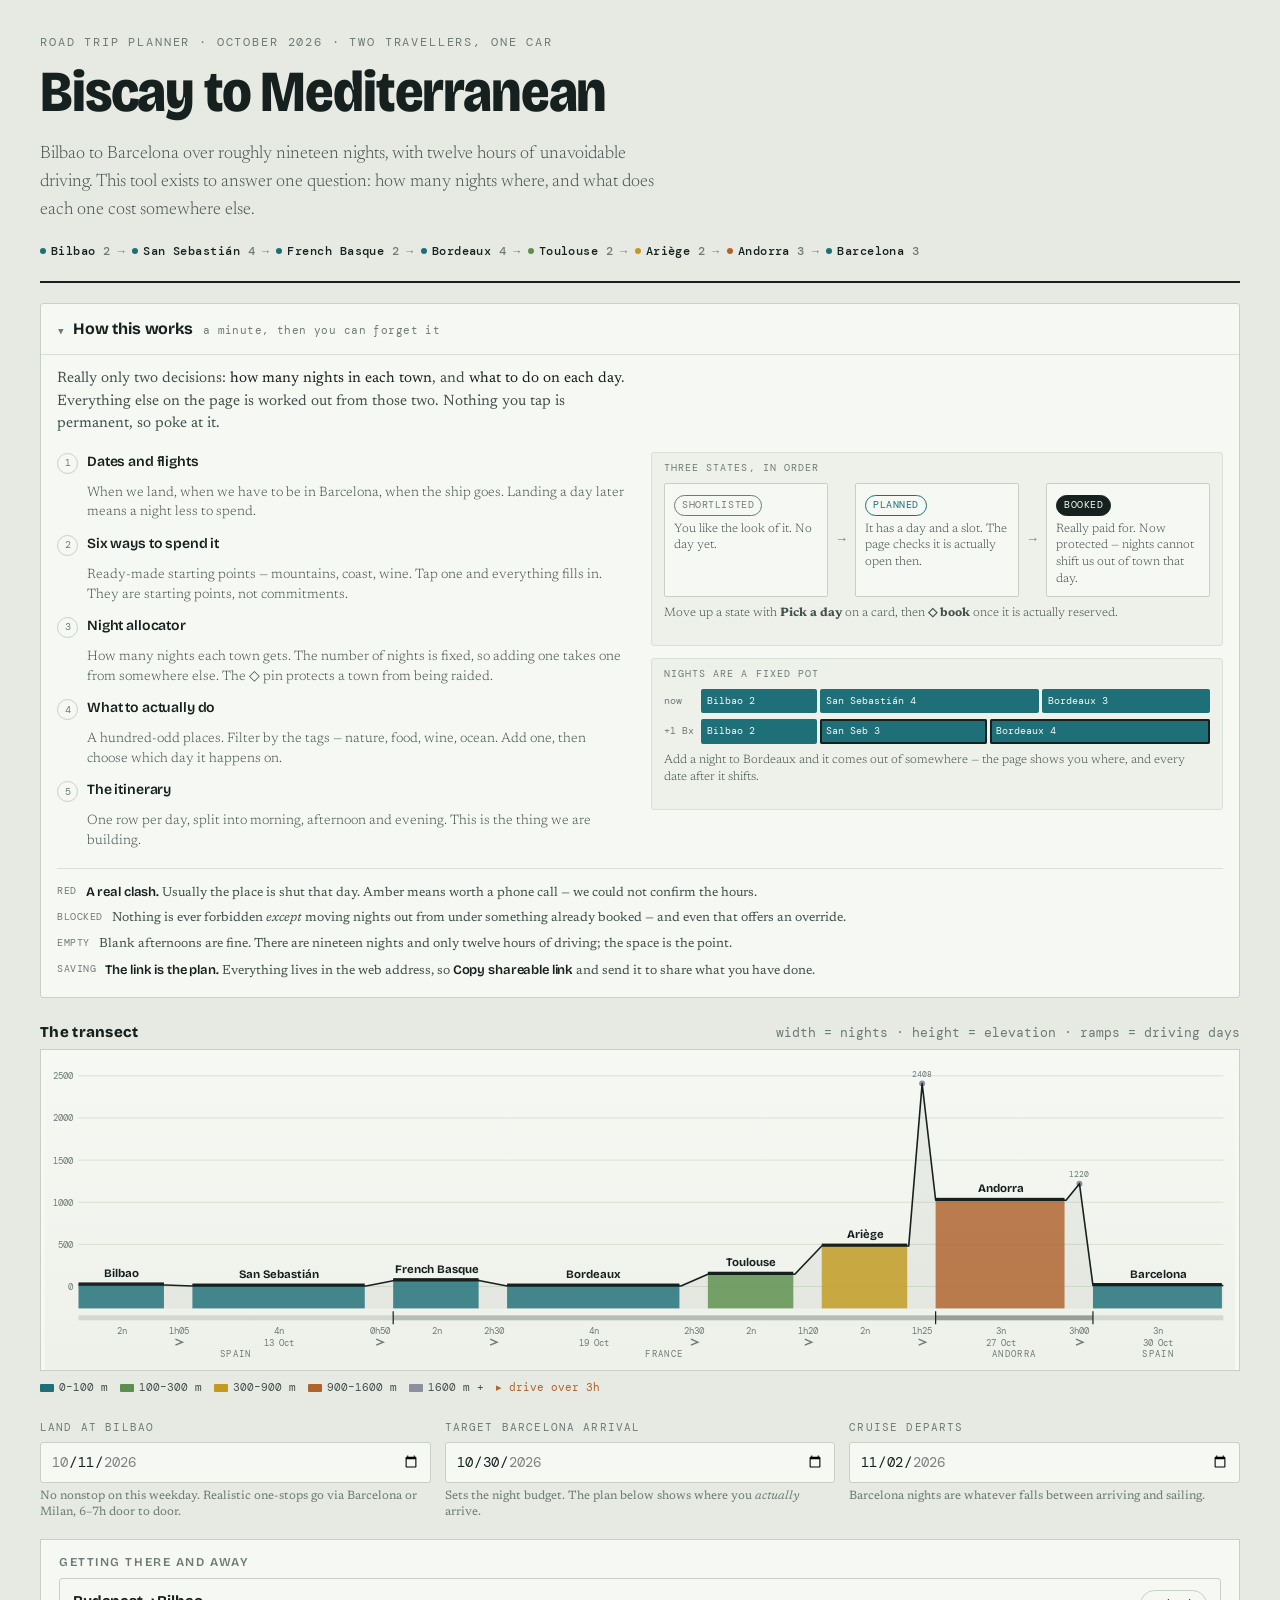
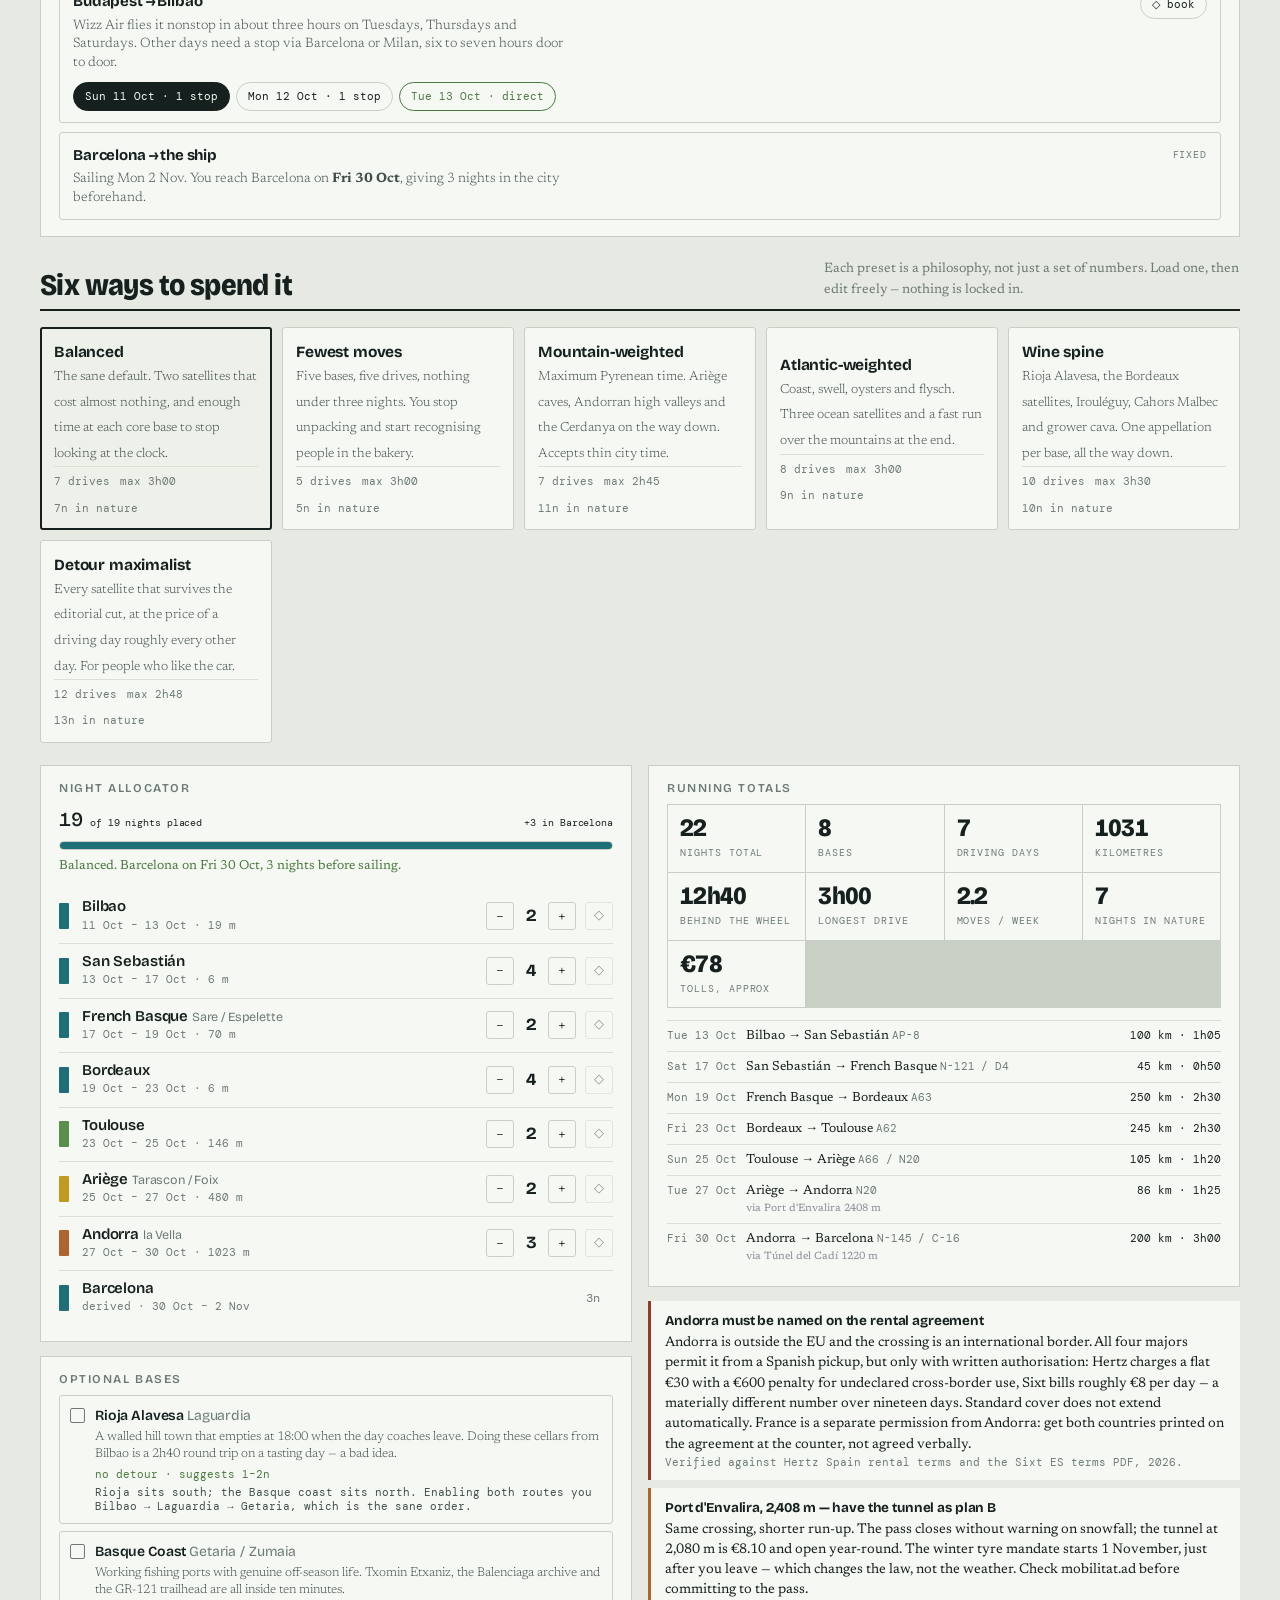
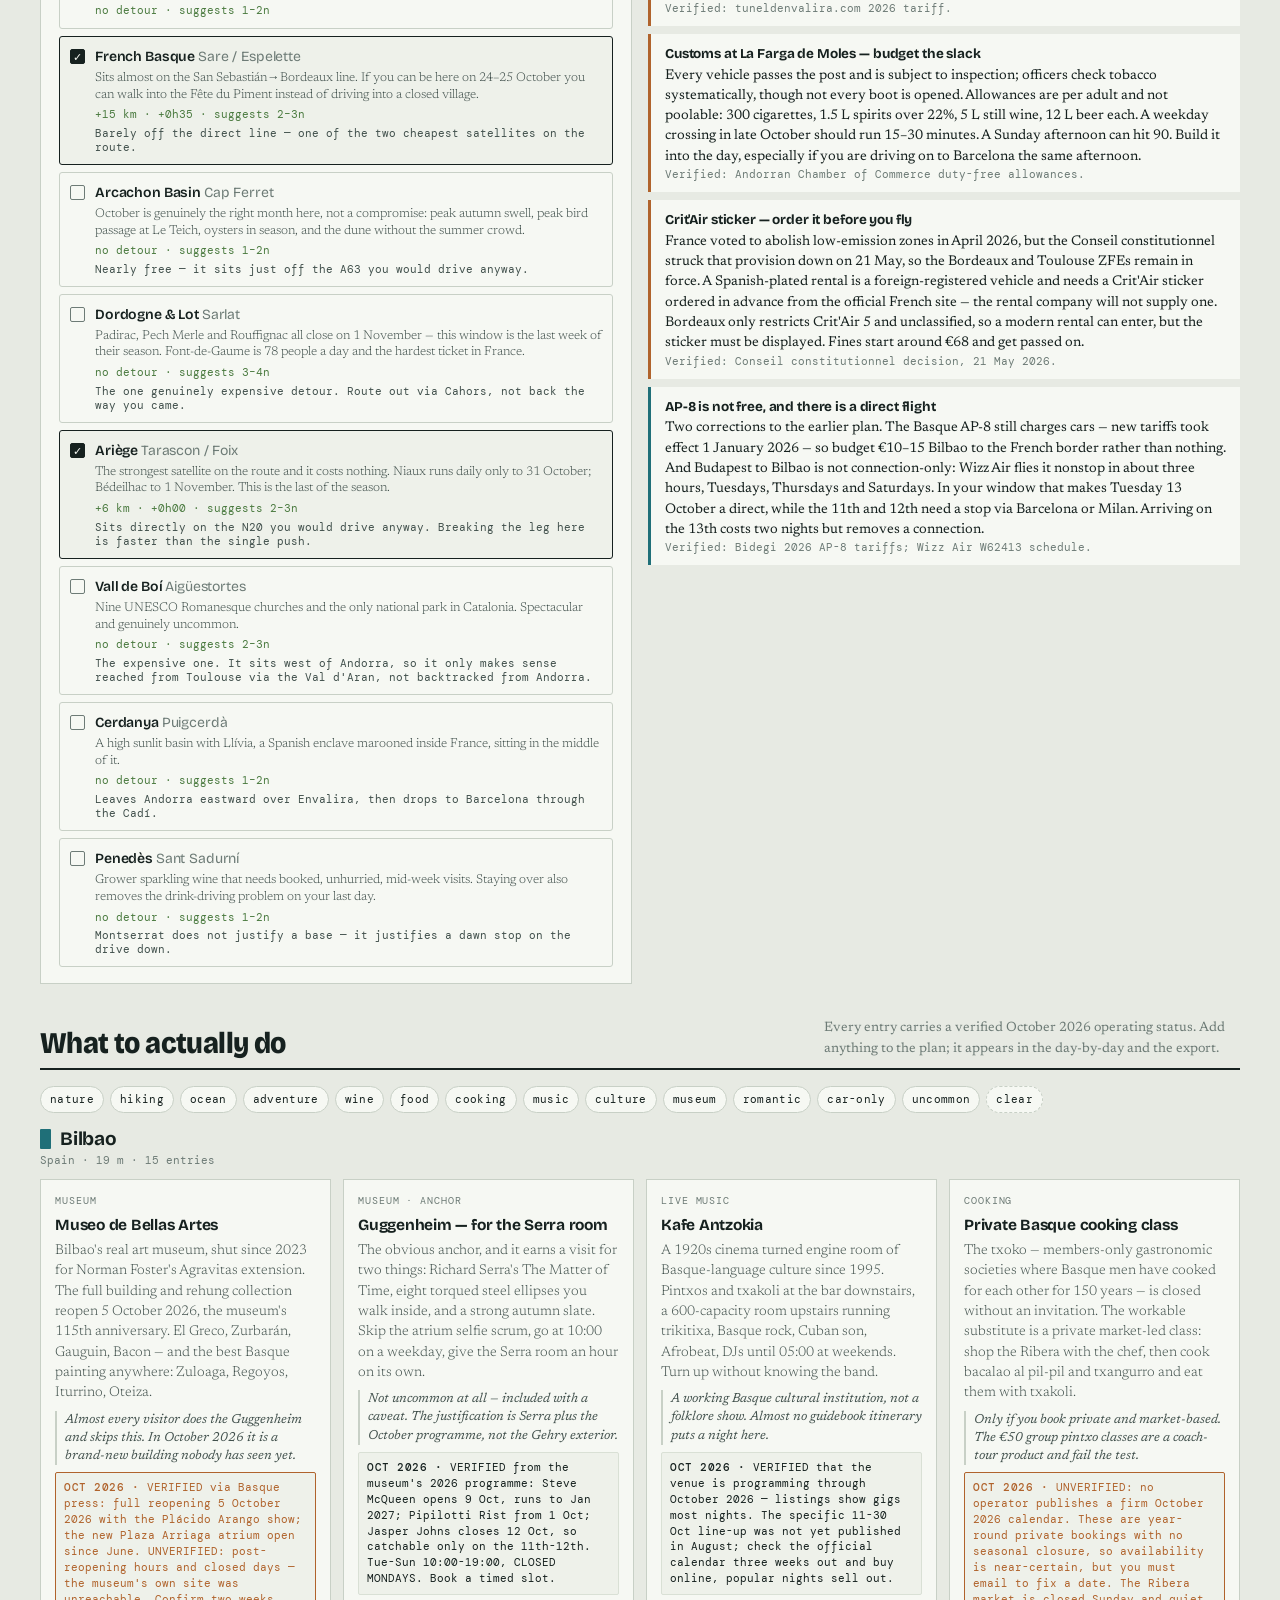
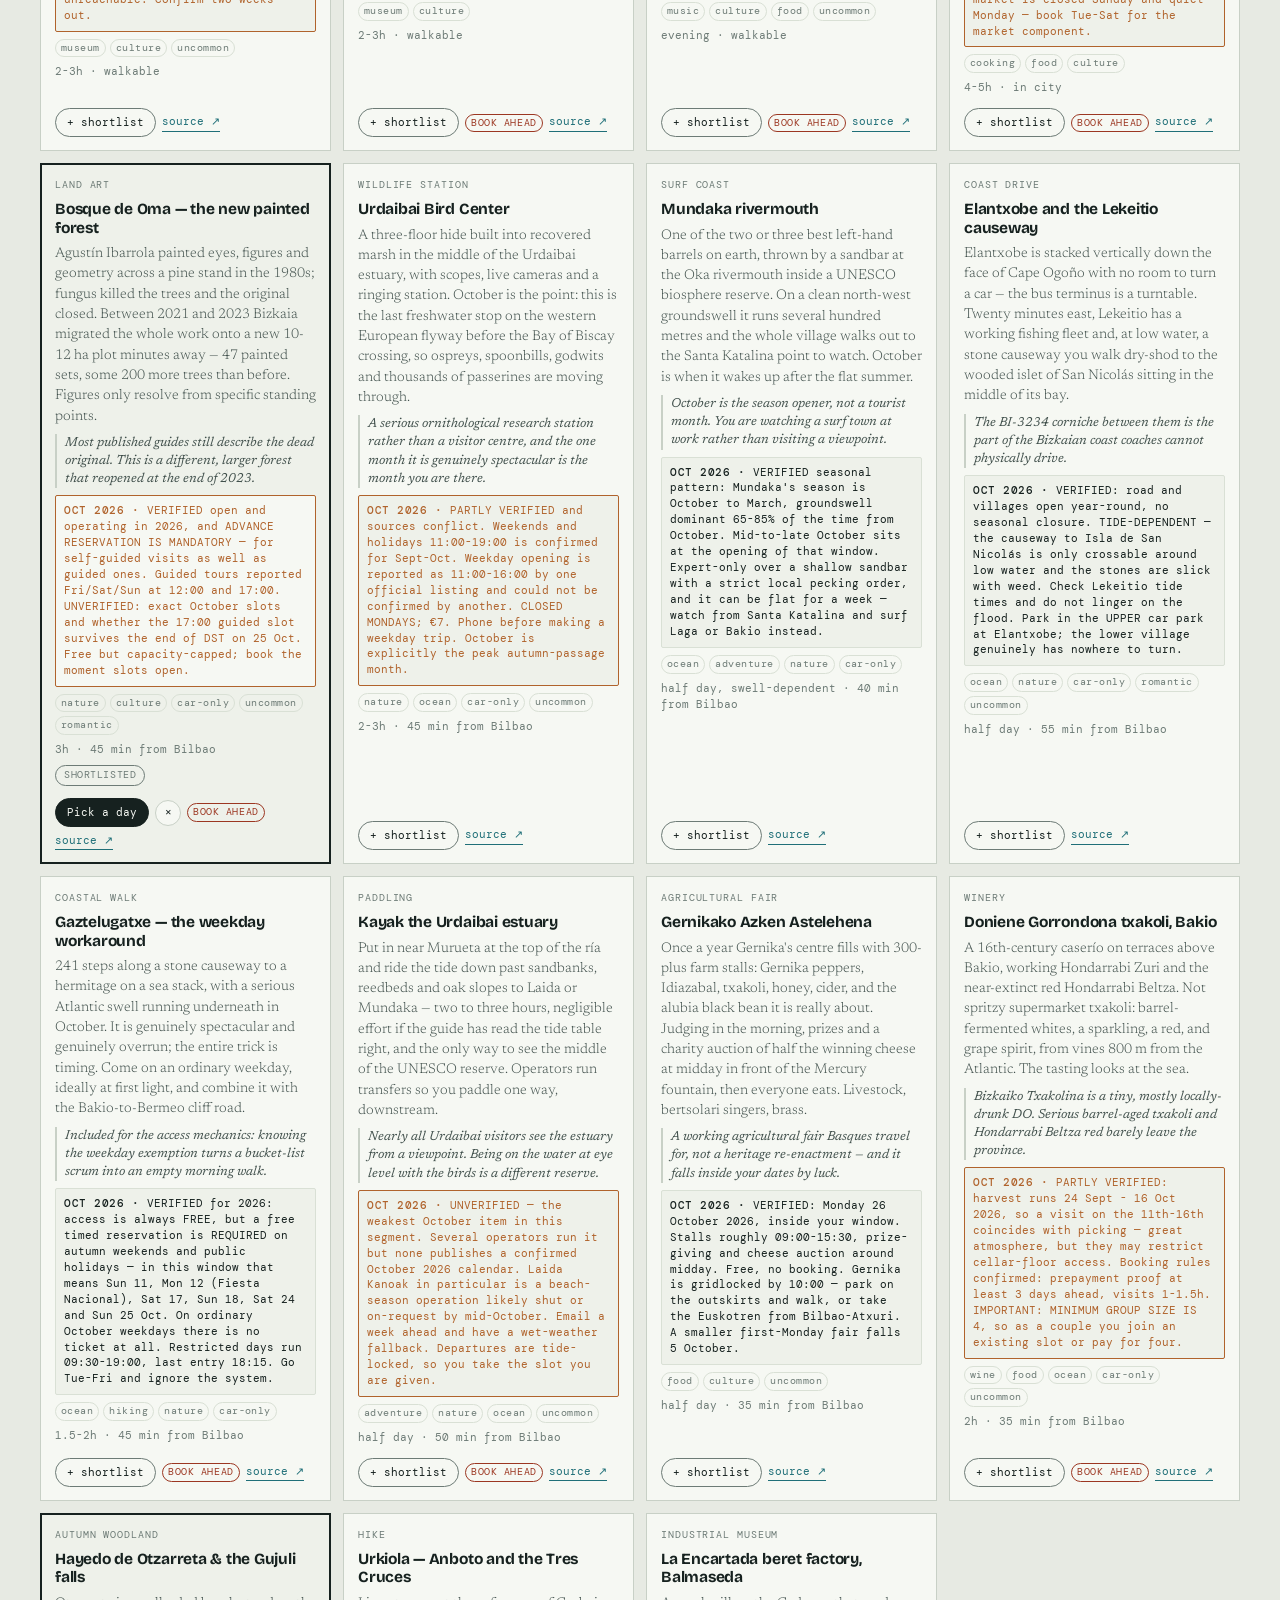
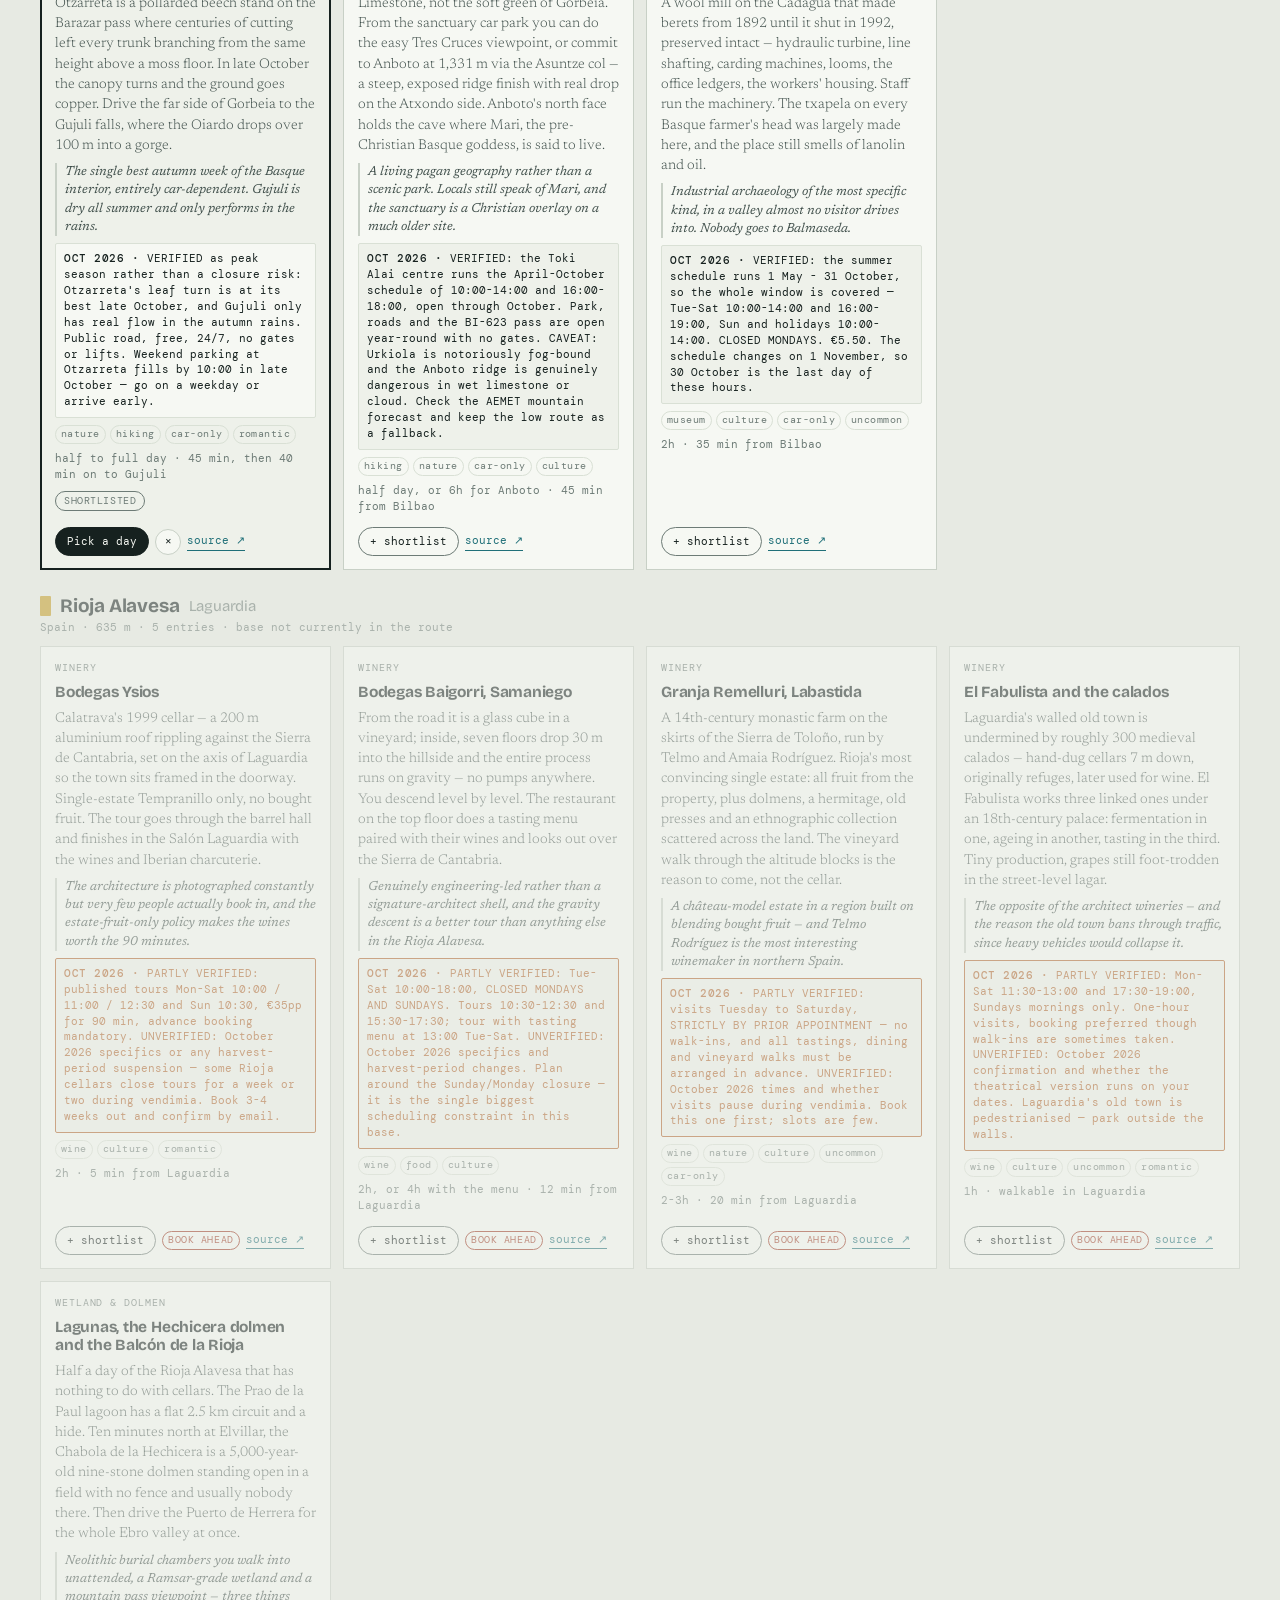
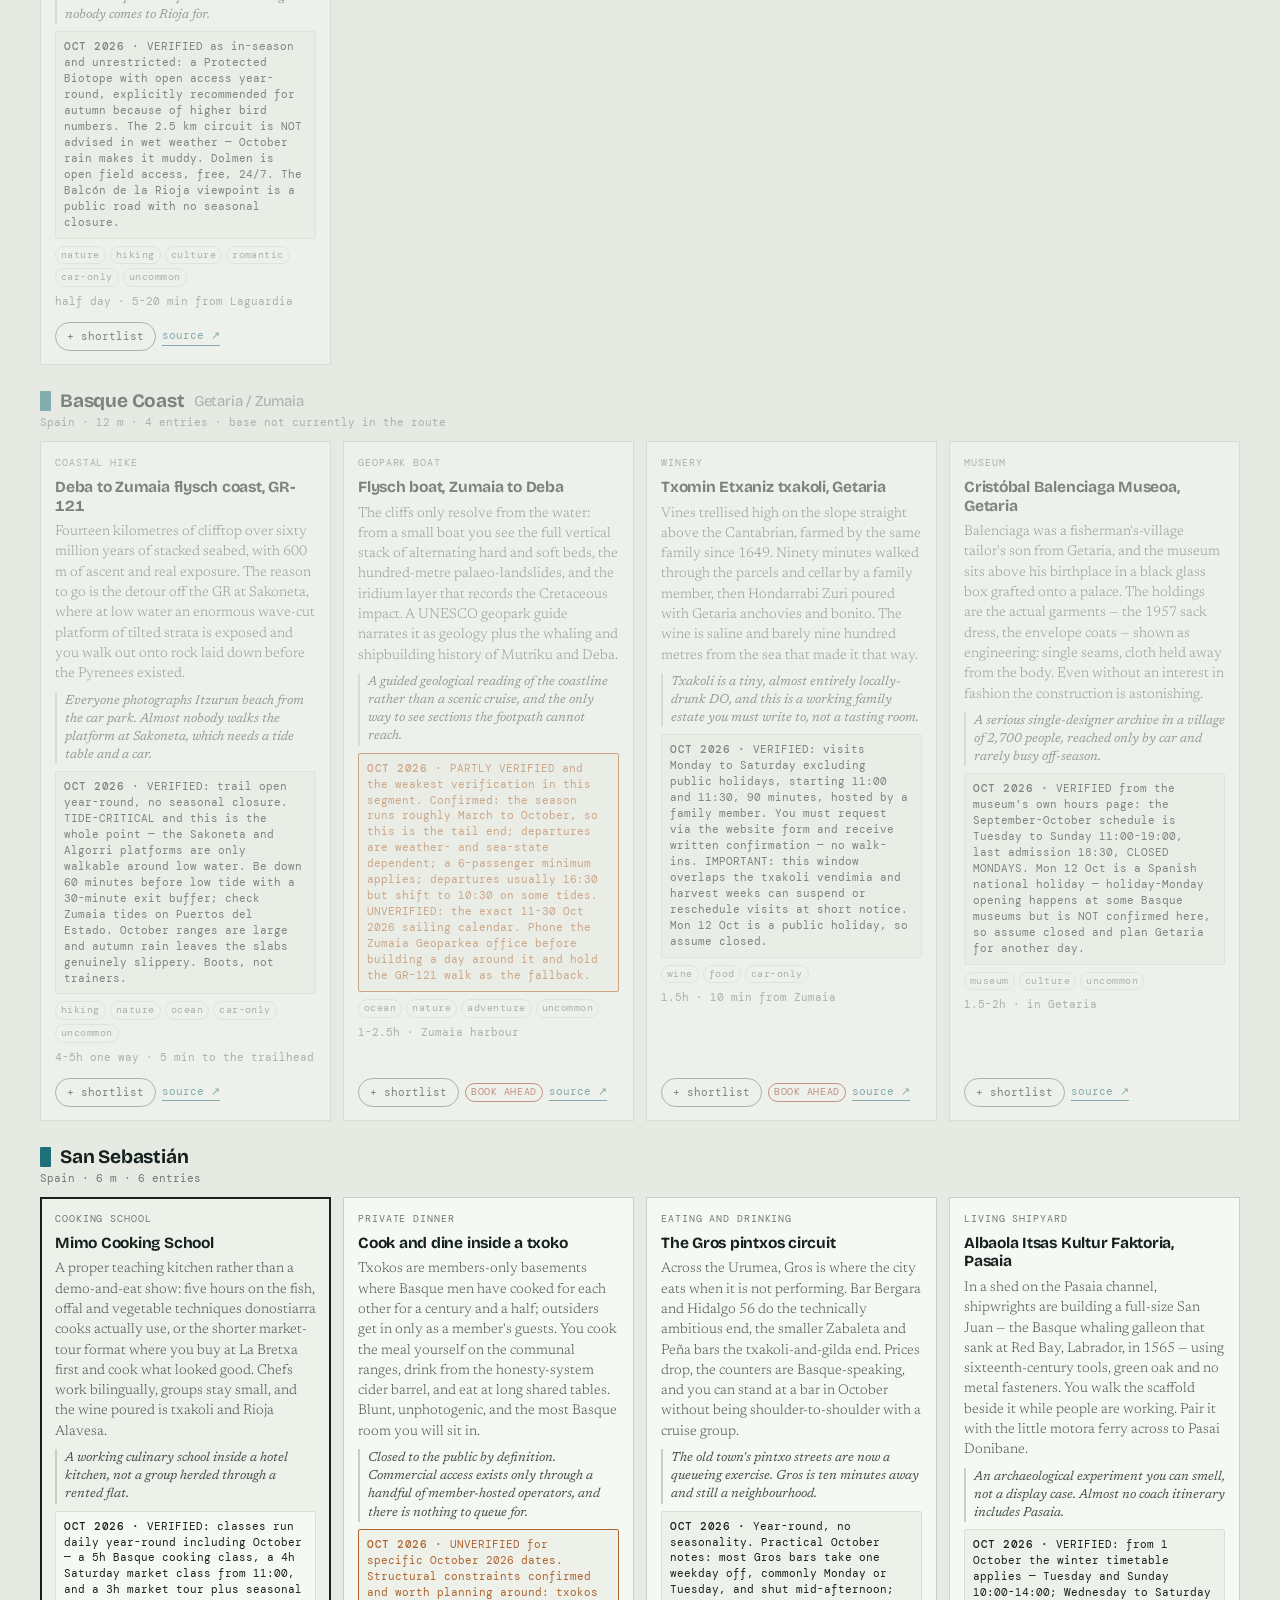
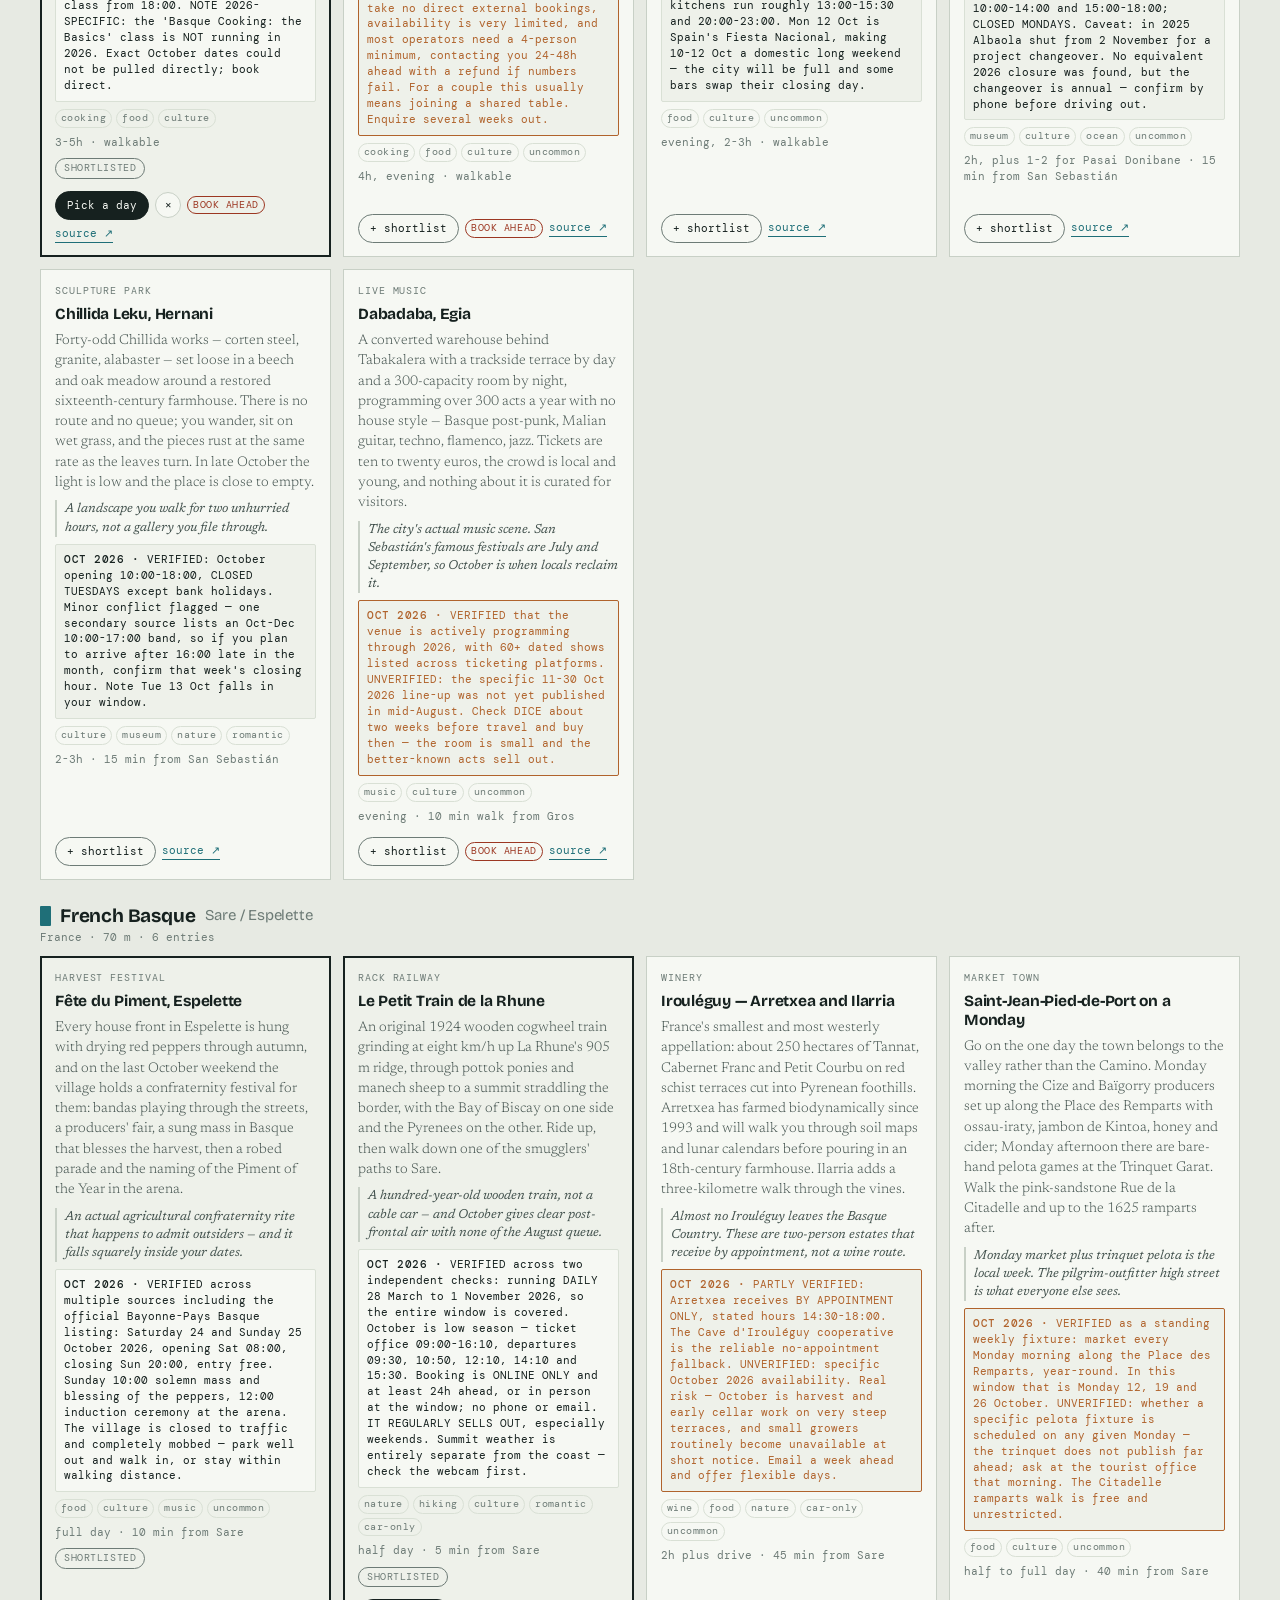
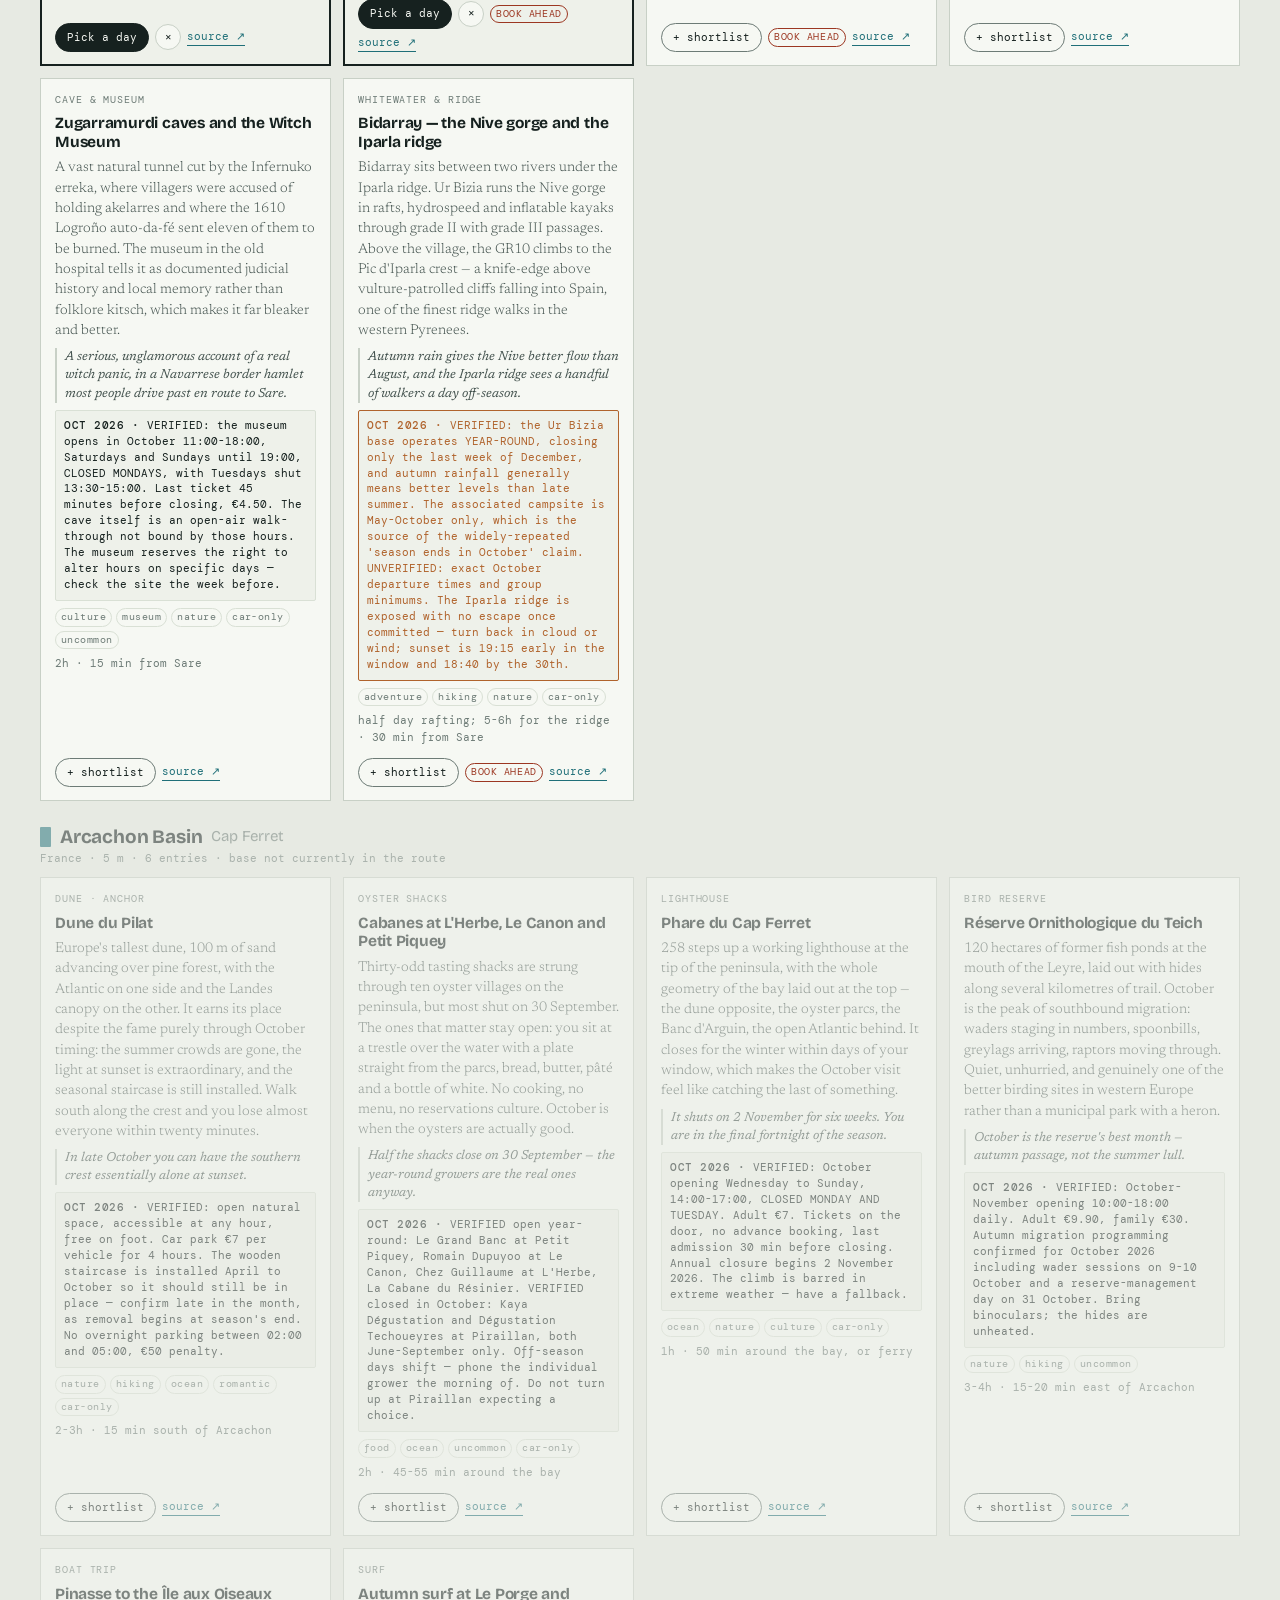
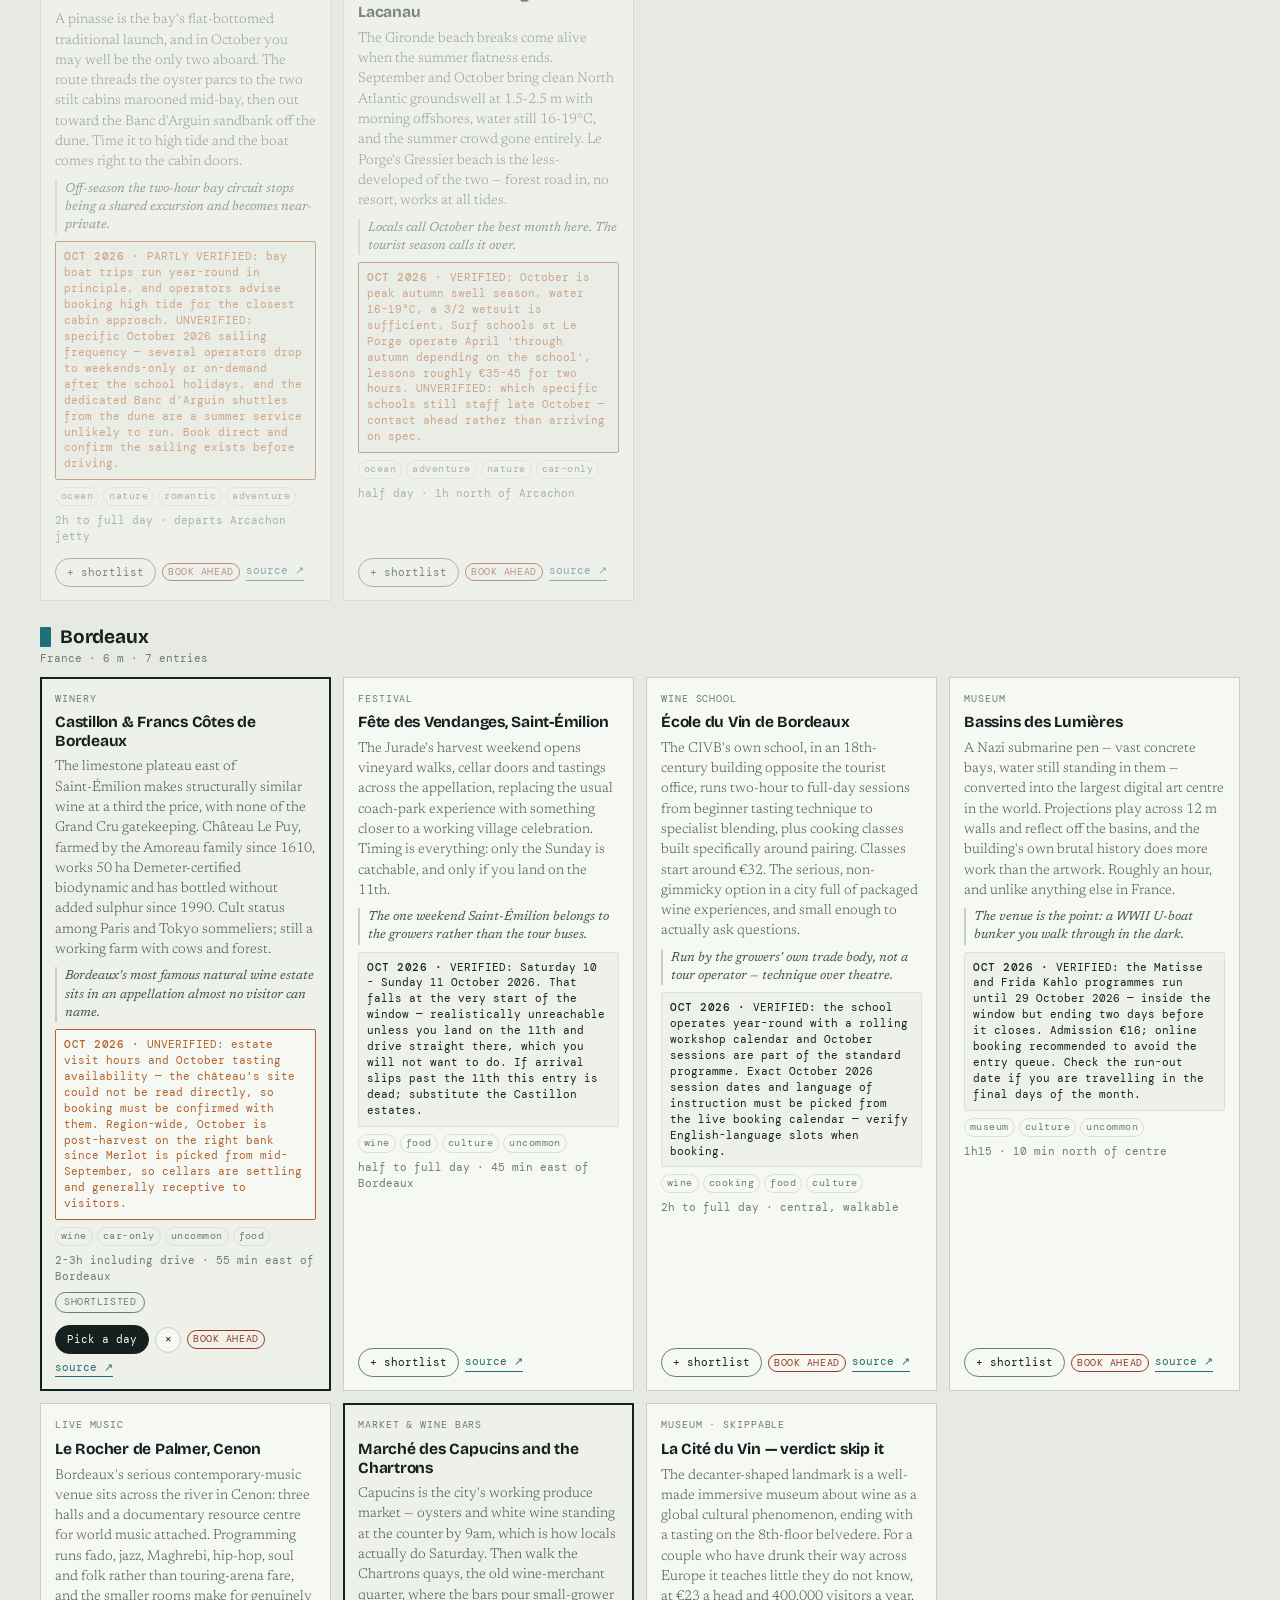
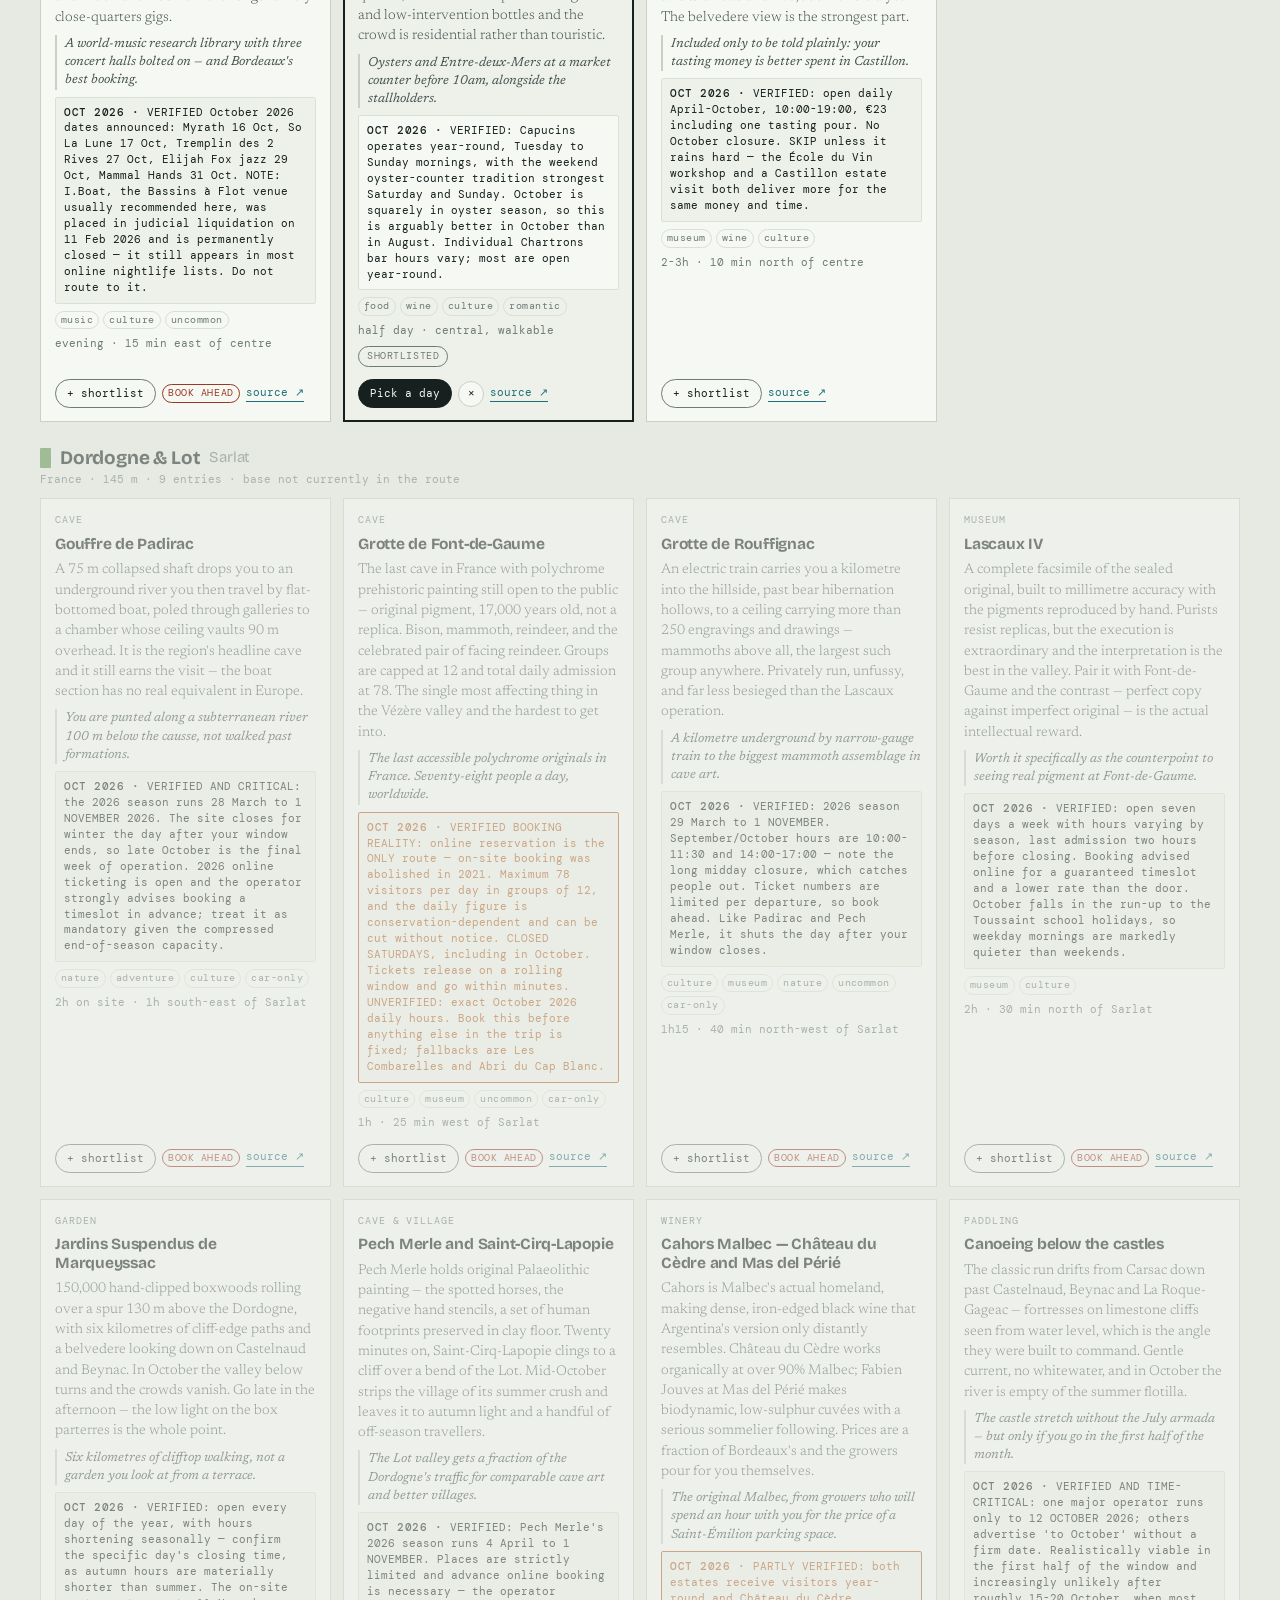
<file: roadtrip.html>
<!doctype html>
<meta charset="utf-8">
<meta name="viewport" content="width=device-width, initial-scale=1">
<title>Biscay to Mediterranean</title>
<link rel="preconnect" href="https://fonts.googleapis.com">
<link rel="preconnect" href="https://fonts.gstatic.com" crossorigin>
<link href="https://fonts.googleapis.com/css2?family=Bricolage+Grotesque:opsz,wdth,wght@12..96,75..100,400;12..96,75..100,600;12..96,75..100,800&family=Newsreader:ital,opsz,wght@0,6..72,300;0,6..72,400;0,6..72,600;1,6..72,400&family=DM+Mono:wght@400;500&display=swap" rel="stylesheet">

<style>
/* ============================================================
   PALETTE — hypsometric. Colour encodes elevation band, which is
   the actual subject of the trip: Biscay sea level to Envalira at
   2408 m and back down to the Mediterranean.
   ============================================================ */
:root{
  --paper:#e7eae3;         /* pale lichen — topo sheet ground */
  --surface:#f6f8f3;
  --surface-2:#eef1ea;
  --ink:#16211f;
  --ink-2:#41504c;
  --ink-3:#6d7b76;
  --rule:#c8d0c6;
  --rule-2:#d9e0d5;

  /* elevation bands */
  --e0:#1f6f78;   /* 0–100 m    coast / estuary  */
  --e1:#5c8f4e;   /* 100–300 m  plain, vineyard  */
  --e2:#c39a1f;   /* 300–900 m  foothill         */
  --e3:#b0632c;   /* 900–1600 m mountain         */
  --e4:#8d8f9c;   /* 1600 m+    high Pyrenees    */

  --accent:#1f6f78;
  --warn:#b0632c;
  --alert:#9c3722;
  --ok:#4a7a3f;

  --shadow:0 1px 0 rgba(22,33,31,.06), 0 8px 24px -14px rgba(22,33,31,.35);
  --radius:3px;
  --dur:.28s;
}
@media (prefers-reduced-motion: reduce){ :root{ --dur:0s } *{animation:none !important} }

*{box-sizing:border-box}
html{-webkit-text-size-adjust:100%}
body{
  margin:0; background:var(--paper); color:var(--ink);
  font-family:"Newsreader",Georgia,serif; font-size:16.5px; line-height:1.55;
  font-variant-numeric:tabular-nums;
}
h1,h2,h3,h4,.dsp{font-family:"Bricolage Grotesque","Helvetica Neue",sans-serif;font-weight:800;letter-spacing:-.02em;line-height:1.05;margin:0}
.mono{font-family:"DM Mono",ui-monospace,monospace;font-size:.82em;letter-spacing:-.01em}
a{color:var(--accent)}
button{font:inherit;color:inherit;cursor:pointer}
:focus-visible{outline:2.5px solid var(--accent);outline-offset:2px;border-radius:2px}

.wrap{max-width:1240px;margin:0 auto;padding:0 20px}
.rule{height:1px;background:var(--rule);border:0;margin:0}

/* ---------- masthead ---------- */
.mast{padding:34px 0 20px;border-bottom:2px solid var(--ink)}
.mast .kicker{font-family:"DM Mono",monospace;font-size:11.5px;letter-spacing:.16em;text-transform:uppercase;color:var(--ink-3)}
.mast h1{font-size:clamp(30px,5.4vw,58px);margin:.18em 0 .1em;font-stretch:88%}
.mast .sub{font-size:clamp(15px,1.6vw,18px);color:var(--ink-2);max-width:62ch;font-weight:300}
.routestrip{display:flex;flex-wrap:wrap;gap:5px 0;align-items:center;margin-top:16px;font-family:"DM Mono",monospace;font-size:11.5px;letter-spacing:.04em}
.routestrip i{font-style:normal;color:var(--ink-3);padding:0 7px}
.routestrip b{font-weight:500}
.flagdot{display:inline-block;width:6px;height:6px;border-radius:50%;margin-right:5px;vertical-align:1px}

/* ---------- hero transect ---------- */
.hero{padding:22px 0 6px}
.hero-head{display:flex;flex-wrap:wrap;justify-content:space-between;align-items:baseline;gap:8px;margin-bottom:6px}
.hero-head h2{font-size:15px;letter-spacing:.02em}
.hero-head .note{font-size:12.5px;color:var(--ink-3);font-family:"DM Mono",monospace}
#transect{width:100%;display:block;background:var(--surface);border:1px solid var(--rule)}
.legend{display:flex;flex-wrap:wrap;gap:12px;margin:8px 0 0;font-family:"DM Mono",monospace;font-size:11px;color:var(--ink-2)}
.legend span{display:flex;align-items:center;gap:5px}
.legend i{width:14px;height:8px;display:block;border-radius:1px}

/* ---------- panels ---------- */
.panel{background:var(--surface);border:1px solid var(--rule);padding:16px 18px;margin:0}
.panel h3{font-size:12px;letter-spacing:.13em;text-transform:uppercase;color:var(--ink-3);font-weight:600;margin-bottom:10px}
.grid{display:grid;gap:14px}

/* ---------- date controls ---------- */
.dates{display:grid;grid-template-columns:repeat(auto-fit,minmax(190px,1fr));gap:14px;margin:18px 0}
.field label{display:block;font-family:"DM Mono",monospace;font-size:10.5px;letter-spacing:.11em;text-transform:uppercase;color:var(--ink-3);margin-bottom:5px}
.field input[type=date]{width:100%;font:inherit;font-family:"DM Mono",monospace;font-size:14px;padding:8px 10px;border:1px solid var(--rule);background:var(--surface);color:var(--ink);border-radius:var(--radius)}
.field .hint{font-size:12px;color:var(--ink-3);margin-top:5px;line-height:1.35}
.field .hint.good{color:var(--ok)}

/* ---------- presets ---------- */
.presets{display:grid;grid-template-columns:repeat(auto-fit,minmax(215px,1fr));gap:10px;margin:6px 0 22px}
.preset{text-align:left;background:var(--surface);border:1px solid var(--rule);padding:12px 13px;border-radius:var(--radius);transition:border-color var(--dur),transform var(--dur),box-shadow var(--dur)}
.preset:hover{border-color:var(--ink-3);transform:translateY(-1px);box-shadow:var(--shadow)}
.preset[aria-pressed=true]{border-color:var(--ink);border-width:2px;padding:11px 12px;background:var(--surface-2)}
.preset .pname{font-family:"Bricolage Grotesque",sans-serif;font-weight:700;font-size:15.5px;letter-spacing:-.01em;display:block}
.preset .pedit{display:none;font-family:"DM Mono",monospace;font-weight:400;font-size:9.5px;letter-spacing:.06em;text-transform:uppercase;color:var(--ink-3);border:1px solid var(--rule);border-radius:99px;padding:1px 6px;margin-left:6px;vertical-align:1px}
.preset.dirty .pedit{display:inline-block}
.preset .pdesc{font-size:13px;color:var(--ink-2);line-height:1.4;margin:4px 0 8px;font-weight:300}
.preset .pstats{font-family:"DM Mono",monospace;font-size:10.5px;color:var(--ink-3);display:flex;gap:10px;flex-wrap:wrap;border-top:1px solid var(--rule-2);padding-top:7px}

/* ---------- workbench ---------- */
.bench{display:grid;grid-template-columns:minmax(0,1fr) minmax(0,1fr);gap:16px;align-items:start;margin-bottom:22px}
.stack{display:grid;gap:14px;align-content:start}
@media (max-width:900px){.bench{grid-template-columns:1fr}}

/* budget meter */
.meter{margin-bottom:14px}
.meter-top{display:flex;justify-content:space-between;align-items:baseline;font-family:"DM Mono",monospace;font-size:12px;margin-bottom:6px}
.meter-top b{font-size:20px;font-weight:500;font-family:"Bricolage Grotesque",sans-serif}
.meter-bar{height:9px;background:var(--surface-2);border:1px solid var(--rule);border-radius:99px;overflow:hidden;display:flex}
.meter-fill{background:var(--accent);transition:width var(--dur) cubic-bezier(.4,0,.2,1)}
.meter-over{background:var(--alert)}
.meter-msg{font-size:13px;margin-top:7px;line-height:1.4}
.meter-msg.over{color:var(--alert)}
.meter-msg.under{color:var(--ink-2)}
.meter-msg.ok{color:var(--ok)}

/* stepper rows */
.brow{display:grid;grid-template-columns:14px 1fr auto auto;gap:9px;align-items:center;padding:9px 0;border-top:1px solid var(--rule-2)}
.brow:first-of-type{border-top:0}
.brow.flash{animation:flash .85s ease-out}
.brow.zero .bname,.brow.zero .bswatch{opacity:.42}
.brow.zero .stepper .n{color:var(--ink-3)}
@keyframes flash{0%{background:#f5e2b8}100%{background:transparent}}
.bswatch{width:10px;height:26px;border-radius:1px}
.bname{font-family:"Bricolage Grotesque",sans-serif;font-weight:600;font-size:15px;letter-spacing:-.01em;line-height:1.15}
.bmeta{font-family:"DM Mono",monospace;font-size:10.5px;color:var(--ink-3);margin-top:2px}
.bmeta.warn{color:var(--warn)}
.stepper{display:flex;align-items:center;gap:2px}
.stepper button{width:28px;height:28px;border:1px solid var(--rule);background:var(--surface);border-radius:var(--radius);line-height:1;font-size:15px;display:grid;place-items:center;transition:background var(--dur),border-color var(--dur)}
.stepper button:hover:not(:disabled){background:var(--surface-2);border-color:var(--ink-3)}
.stepper button:disabled{opacity:.3;cursor:not-allowed}
.stepper .n{width:30px;text-align:center;font-family:"Bricolage Grotesque",sans-serif;font-weight:700;font-size:17px}
.lockbtn{width:28px;height:28px;border:1px solid var(--rule);background:var(--surface);border-radius:var(--radius);display:grid;place-items:center;font-size:13px;opacity:.45;transition:opacity var(--dur),background var(--dur)}
.lockbtn[aria-pressed=true]{opacity:1;background:var(--ink);color:var(--surface);border-color:var(--ink)}
.bfixed{font-family:"DM Mono",monospace;font-size:12px;color:var(--ink-3);padding-right:4px}

/* satellites */
.sats{display:grid;gap:7px}
.sat{display:grid;grid-template-columns:auto 1fr;gap:10px;align-items:start;padding:9px 10px;border:1px solid var(--rule);border-radius:var(--radius);background:var(--surface);transition:border-color var(--dur),background var(--dur);text-align:left;width:100%}
.sat:hover{border-color:var(--ink-3)}
.sat[aria-pressed=true]{border-color:var(--ink);background:var(--surface-2)}
.sat .box{width:15px;height:15px;border:1.5px solid var(--ink-3);border-radius:2px;margin-top:3px;display:grid;place-items:center;font-size:11px;color:transparent}
.sat[aria-pressed=true] .box{background:var(--ink);border-color:var(--ink);color:var(--surface)}
.sat .sname{font-family:"Bricolage Grotesque",sans-serif;font-weight:600;font-size:14px;letter-spacing:-.01em}
.sat .swhy{font-size:12.5px;color:var(--ink-2);line-height:1.35;margin-top:2px;font-weight:300}
.sat .scost{font-family:"DM Mono",monospace;font-size:10.5px;color:var(--ink-3);margin-top:4px}
.sat .scost.free{color:var(--ok)}

/* metrics */
.mgrid{display:grid;grid-template-columns:repeat(auto-fit,minmax(112px,1fr));gap:1px;background:var(--rule);border:1px solid var(--rule)}
.mcell{background:var(--surface);padding:11px 12px}
.mcell .v{font-family:"Bricolage Grotesque",sans-serif;font-weight:800;font-size:25px;line-height:1;letter-spacing:-.03em;font-stretch:88%}
.mcell .v small{font-size:13px;font-weight:600;color:var(--ink-3);letter-spacing:0}
.mcell .k{font-family:"DM Mono",monospace;font-size:9.5px;letter-spacing:.1em;text-transform:uppercase;color:var(--ink-3);margin-top:5px}
.mcell.amber .v{color:var(--warn)}

.leglist{margin-top:12px;font-size:13px}
.legrow{display:grid;grid-template-columns:auto 1fr auto;gap:9px;padding:6px 0;border-top:1px solid var(--rule-2);align-items:baseline}
.legrow .ldate{font-family:"DM Mono",monospace;font-size:11px;color:var(--ink-3);white-space:nowrap}
.legrow .lroute{line-height:1.3}
.legrow .lnum{font-family:"DM Mono",monospace;font-size:11px;white-space:nowrap}
.legrow.long .lnum{color:var(--warn);font-weight:500}
.legrow .peak{color:var(--e4);font-size:10.5px}

/* warnings */
.warns{display:grid;gap:8px;margin:0 0 22px}
.warn-item{border-left:3px solid var(--warn);background:var(--surface);padding:10px 14px;font-size:14px;line-height:1.45}
.warn-item.alert{border-left-color:var(--alert)}
.warn-item.info{border-left-color:var(--accent)}
.warn-item b{font-family:"Bricolage Grotesque",sans-serif;font-weight:700;font-size:13.5px;display:block;margin-bottom:2px;letter-spacing:-.01em}
.warn-item .src{font-family:"DM Mono",monospace;font-size:10.5px;color:var(--ink-3)}

/* ---------- explorer ---------- */
.section-head{display:flex;flex-wrap:wrap;justify-content:space-between;align-items:flex-end;gap:10px;border-bottom:2px solid var(--ink);padding-bottom:8px;margin:34px 0 16px}
.section-head h2{font-size:clamp(21px,3vw,30px);font-stretch:90%}
.section-head p{margin:0;font-size:13.5px;color:var(--ink-3);max-width:52ch}

.filters{display:flex;flex-wrap:wrap;gap:6px;margin-bottom:16px;align-items:center}
.tag{font-family:"DM Mono",monospace;font-size:11px;padding:4px 9px;border:1px solid var(--rule);background:var(--surface);border-radius:99px;letter-spacing:.03em;transition:all var(--dur)}
.tag:hover{border-color:var(--ink-3)}
.tag[aria-pressed=true]{background:var(--ink);color:var(--surface);border-color:var(--ink)}
.tag.clear{border-style:dashed}

.basegroup{margin-bottom:26px}
.basegroup > h3{font-size:19px;font-family:"Bricolage Grotesque",sans-serif;font-weight:700;letter-spacing:-.01em;display:flex;align-items:center;gap:9px;margin-bottom:3px}
.basegroup > h3 .swatch{width:11px;height:20px;border-radius:1px}
.basegroup > .gmeta{font-family:"DM Mono",monospace;font-size:11px;color:var(--ink-3);margin-bottom:10px}
.cards{display:grid;grid-template-columns:repeat(auto-fill,minmax(288px,1fr));gap:12px}
.card{background:var(--surface);border:1px solid var(--rule);padding:13px 14px;display:flex;flex-direction:column;gap:7px;transition:border-color var(--dur)}
.card:hover{border-color:var(--ink-3)}
.card.picked{border-color:var(--ink);border-width:2px;padding:12px 13px;background:var(--surface-2)}
.card h4{font-size:15.5px;font-weight:700;letter-spacing:-.015em;line-height:1.2}
.card .ctype{font-family:"DM Mono",monospace;font-size:10px;letter-spacing:.09em;text-transform:uppercase;color:var(--ink-3)}
.card .cdesc{font-size:14px;line-height:1.45;font-weight:300;color:var(--ink-2)}
.card .cunc{font-size:13px;line-height:1.4;border-left:2px solid var(--rule);padding-left:8px;color:var(--ink-2);font-style:italic}
.card .coct{font-family:"DM Mono",monospace;font-size:11px;line-height:1.45;background:var(--surface-2);border:1px solid var(--rule-2);padding:7px 8px;border-radius:2px}
.card.picked .coct{background:var(--surface)}
.card .coct b{font-weight:500;letter-spacing:.05em}
.card .coct.unver{border-color:var(--warn);color:var(--warn)}
.card .cfoot{display:flex;flex-wrap:wrap;gap:6px;align-items:center;margin-top:auto;padding-top:5px}
.card .ctags{display:flex;flex-wrap:wrap;gap:4px}
.card .ctags i{font-style:normal;font-family:"DM Mono",monospace;font-size:9.5px;letter-spacing:.05em;color:var(--ink-3);border:1px solid var(--rule-2);padding:1px 5px;border-radius:99px}
.card .cmeta{font-family:"DM Mono",monospace;font-size:10.5px;color:var(--ink-3)}
.addbtn{font-family:"DM Mono",monospace;font-size:11px;padding:5px 11px;border:1px solid var(--ink-3);background:var(--surface);border-radius:99px;transition:all var(--dur);white-space:nowrap}
.addbtn:hover{background:var(--ink);color:var(--surface);border-color:var(--ink)}
.card.picked .addbtn{background:var(--ink);color:var(--surface);border-color:var(--ink)}
.booklink{font-family:"DM Mono",monospace;font-size:10.5px;text-decoration:none;border-bottom:1px solid currentColor}
.bookflag{font-family:"DM Mono",monospace;font-size:9.5px;letter-spacing:.06em;text-transform:uppercase;color:var(--alert);border:1px solid var(--alert);padding:1px 5px;border-radius:99px}

/* ---------- day plan ---------- */
.plan{display:grid;gap:0;border-top:1px solid var(--rule)}
.planbase{border-bottom:1px solid var(--rule);padding:14px 0;display:grid;grid-template-columns:150px 1fr;gap:18px}
@media (max-width:640px){.planbase{grid-template-columns:1fr;gap:6px}}
.planbase .pleft .pdate{font-family:"DM Mono",monospace;font-size:11.5px;color:var(--ink-3);line-height:1.5}
.planbase .pleft .pname{font-family:"Bricolage Grotesque",sans-serif;font-weight:700;font-size:17px;letter-spacing:-.015em;display:flex;align-items:center;gap:7px}
.planbase .pleft .pname .swatch{width:9px;height:17px;border-radius:1px}
.planbase .pnights{font-family:"DM Mono",monospace;font-size:11px;color:var(--ink-3);margin-top:3px}
.travel{font-family:"DM Mono",monospace;font-size:11.5px;color:var(--ink-2);background:var(--surface-2);border:1px solid var(--rule-2);padding:6px 10px;margin-bottom:9px;border-radius:2px}
.travel.long{border-color:var(--warn);color:var(--warn)}
.planitems{display:grid;gap:6px}
.planitem{display:grid;grid-template-columns:1fr auto;gap:10px;font-size:14px;align-items:baseline;padding:4px 0;border-bottom:1px dotted var(--rule-2)}
.planitem .pi-name{font-weight:400}
.planitem .pi-meta{font-family:"DM Mono",monospace;font-size:10.5px;color:var(--ink-3);white-space:nowrap}
.planitem .rm{border:0;background:none;color:var(--ink-3);font-size:14px;padding:0 4px;line-height:1}
.planitem .rm:hover{color:var(--alert)}
.empty{font-size:13.5px;color:var(--ink-3);font-style:italic}

/* ---------- getting there ---------- */
.bookend{margin-bottom:22px}
.flights{display:grid;gap:9px}
.frow{display:grid;grid-template-columns:1fr auto;gap:12px;align-items:start;border:1px solid var(--rule);border-radius:var(--radius);padding:11px 13px;background:var(--surface)}
.fttl{font-family:"Bricolage Grotesque",sans-serif;font-weight:700;font-size:15px;letter-spacing:-.01em}
.fsub{font-size:13.5px;color:var(--ink-2);line-height:1.4;margin-top:3px;font-weight:300;max-width:62ch}
.fopts{display:flex;flex-wrap:wrap;gap:6px;margin-top:9px}
.fopt{font-family:"DM Mono",monospace;font-size:11px;padding:5px 11px;border:1px solid var(--rule);background:var(--surface);border-radius:99px;transition:all var(--dur)}
.fopt:hover{border-color:var(--ink-3)}
.fopt.direct{border-color:var(--ok);color:var(--ok)}
.fopt[aria-pressed=true]{background:var(--ink);color:var(--surface);border-color:var(--ink)}
.fopt[aria-pressed=true].direct{background:var(--ok);border-color:var(--ok);color:var(--surface)}
.lockbtn2{font-family:"DM Mono",monospace;font-size:11px;padding:5px 11px;border:1px solid var(--rule);background:var(--surface);border-radius:99px;white-space:nowrap}
.lockbtn2[aria-pressed=true]{background:var(--ink);color:var(--surface);border-color:var(--ink)}
.fpin{font-family:"DM Mono",monospace;font-size:10px;letter-spacing:.09em;text-transform:uppercase;color:var(--ink-3);white-space:nowrap;padding-top:3px}

/* ---------- conflicts ---------- */
.issues{display:grid;gap:7px;margin-bottom:16px}
.issue{display:grid;grid-template-columns:82px 1fr auto;gap:11px;align-items:center;border-left:3px solid var(--alert);background:var(--surface);padding:9px 13px;font-size:13.5px;line-height:1.4}
.issue.soft{border-left-color:var(--warn)}
.issue.info{border-left-color:var(--accent)}
.issue .ibadge{font-family:"DM Mono",monospace;font-size:9.5px;letter-spacing:.08em;text-transform:uppercase;color:var(--ink-3)}
.ifixes{display:flex;gap:6px;flex-wrap:wrap}
.ifix{font-family:"DM Mono",monospace;font-size:11px;padding:4px 10px;border:1px solid var(--ink-3);background:var(--surface);border-radius:99px;white-space:nowrap;transition:all var(--dur)}
.ifix:hover{background:var(--ink);color:var(--surface);border-color:var(--ink)}
@media (max-width:640px){.issue{grid-template-columns:1fr;gap:5px}}

/* ---------- day grid ---------- */
.daygrid{border-top:1px solid var(--rule)}
.dayrow{display:grid;grid-template-columns:88px 128px repeat(3,minmax(0,1fr));gap:1px;background:var(--rule-2);border-bottom:1px solid var(--rule)}
.dayrow > *{background:var(--surface);padding:7px 9px;min-height:54px}
.dayrow.travelday .dcity{box-shadow:inset 3px 0 0 var(--warn)}
.ddate{font-family:"DM Mono",monospace;font-size:11px;color:var(--ink-3);line-height:1.35}
.ddate b{display:block;font-family:"Bricolage Grotesque",sans-serif;font-weight:700;font-size:14px;color:var(--ink);letter-spacing:-.01em}
.dcity{font-size:13px;line-height:1.3}
.dcity .cname{font-family:"Bricolage Grotesque",sans-serif;font-weight:600;display:flex;align-items:center;gap:6px;letter-spacing:-.01em}
.dcity .cname i{width:7px;height:14px;border-radius:1px;display:block;flex:none}
.dcity .dtravel{font-family:"DM Mono",monospace;font-size:10px;color:var(--ink-3);margin-top:4px;line-height:1.3}
.dcity .dtravel.long{color:var(--warn)}
.dayhead > *{font-family:"DM Mono",monospace;font-size:9px;letter-spacing:.12em;text-transform:uppercase;color:var(--ink-3);min-height:0;padding:6px 9px;background:var(--surface-2)}
.slot .slabel{display:none;font-family:"DM Mono",monospace;font-size:8.5px;letter-spacing:.11em;text-transform:uppercase;color:var(--ink-3);opacity:.55}
.placed{margin-top:4px;font-size:12.5px;line-height:1.3;border:1px solid var(--rule);border-radius:2px;padding:5px 7px;background:var(--surface-2)}
.placed.locked{border-color:var(--ink);border-width:2px;padding:4px 6px}
.placed.bad{border-color:var(--alert)}
.placed.warn{border-color:var(--warn)}
.placed.cont{color:var(--ink-3);font-family:"DM Mono",monospace;font-size:10px;border-style:dashed;background:transparent}
.placed .pname2{font-weight:400}
.placed .pwhy{font-family:"DM Mono",monospace;font-size:9.5px;color:var(--alert);margin-top:3px;line-height:1.3}
.placed .pwhy.soft{color:var(--warn)}
.placed .pctl{display:flex;gap:3px;margin-top:5px;flex-wrap:wrap}
.placed .pctl button{font-family:"DM Mono",monospace;font-size:9.5px;padding:2px 6px;border:1px solid var(--rule);background:var(--surface);border-radius:99px;line-height:1.5}
.placed .pctl button:hover{border-color:var(--ink)}
.placed .pctl button[aria-pressed=true]{background:var(--ink);color:var(--surface);border-color:var(--ink)}
@media (max-width:820px){
  .dayrow{grid-template-columns:1fr 1fr}
  .dayrow.dayhead{display:none}
  .dayrow .slot{grid-column:1 / -1;min-height:0;padding-top:2px}
  .slot .slabel{display:block}                     /* stacked: each slot names itself */
  .slot:not(:has(.placed)){display:none}           /* hide empty slots on a phone */
}

/* ---------- card states & day picker ---------- */
.cstate{display:flex;gap:5px;flex-wrap:wrap}
.cstate:empty{display:none}
.stbadge{font-family:"DM Mono",monospace;font-size:9.5px;letter-spacing:.06em;text-transform:uppercase;padding:2px 8px;border-radius:99px;border:1px solid currentColor}
.stbadge.short{color:var(--ink-3)}
.stbadge.planned{color:var(--accent)}
.stbadge.locked{color:var(--surface);background:var(--ink);border-color:var(--ink)}
.card.scheduled{border-color:var(--ink);border-width:2px;padding:12px 13px}
.addbtn.go{background:var(--ink);color:var(--surface);border-color:var(--ink)}
.dropbtn{font-family:"DM Mono",monospace;font-size:11px;width:26px;height:26px;border:1px solid var(--rule);background:var(--surface);border-radius:99px;line-height:1}
.dropbtn:hover{border-color:var(--alert);color:var(--alert)}
.picker{margin-top:9px;border-top:1px solid var(--rule);padding-top:9px;display:grid;gap:4px}
.pnone{font-size:12.5px;color:var(--ink-3);font-style:italic;line-height:1.4}
.pickday{display:grid;grid-template-columns:auto 1fr auto;gap:9px;align-items:center;font-family:"DM Mono",monospace;font-size:11px;padding:5px 8px;border:1px solid var(--rule);border-radius:2px;background:var(--surface);text-align:left;width:100%;transition:border-color var(--dur)}
.pickday:hover:not(:disabled){border-color:var(--ink)}
.pickday b{font-weight:500}
.pickday:disabled{opacity:.6;cursor:not-allowed}
.pickday.hardbad b{text-decoration:line-through;text-decoration-color:var(--alert)}
.pickday .pwhy2{color:var(--alert);font-size:10px;line-height:1.3;display:block}
.pickday.softbad .pwhy2{color:var(--warn)}
.pickday .pnote2{color:var(--ink-3);font-size:10px;line-height:1.3;display:block}
.pickday .pmark{color:var(--ink-3);font-size:12px}

/* ---------- actions ---------- */
.actions{display:flex;flex-wrap:wrap;gap:9px;margin:22px 0 12px}
.btn{font-family:"Bricolage Grotesque",sans-serif;font-weight:600;font-size:14px;padding:9px 17px;border:1.5px solid var(--ink);background:var(--surface);border-radius:var(--radius);transition:all var(--dur)}
.btn:hover{background:var(--ink);color:var(--surface)}
.btn.primary{background:var(--ink);color:var(--surface)}
.btn.primary:hover{background:var(--accent);border-color:var(--accent)}
dialog{border:1.5px solid var(--ink);background:var(--surface);max-width:840px;width:calc(100% - 32px);padding:0;border-radius:var(--radius);color:var(--ink)}
dialog::backdrop{background:rgba(22,33,31,.5)}
.dlg-head{display:flex;justify-content:space-between;align-items:center;padding:13px 16px;border-bottom:1px solid var(--rule)}
.dlg-head h3{font-size:14px;letter-spacing:.06em;text-transform:uppercase;color:var(--ink-3)}
dialog textarea{width:100%;height:56vh;border:0;border-top:0;padding:14px 16px;font-family:"DM Mono",monospace;font-size:12px;line-height:1.6;resize:vertical;background:var(--surface);color:var(--ink)}
dialog textarea:focus{outline:none}

footer{border-top:2px solid var(--ink);margin-top:34px;padding:18px 0 44px;font-size:12.5px;color:var(--ink-3);line-height:1.6}
footer .mono{font-size:11px}

.toast{position:fixed;left:50%;bottom:26px;transform:translateX(-50%) translateY(8px);background:var(--ink);color:var(--surface);padding:9px 17px;border-radius:99px;font-family:"DM Mono",monospace;font-size:12px;opacity:0;pointer-events:none;transition:opacity var(--dur),transform var(--dur);z-index:99}
.toast.on{opacity:1;transform:translateX(-50%) translateY(0)}

.sr{position:absolute;width:1px;height:1px;overflow:hidden;clip:rect(0 0 0 0);white-space:nowrap}

/* ---------- how-to ---------- */
.guide{border:1px solid var(--rule);background:var(--surface);margin:20px 0 4px;border-radius:var(--radius)}
.guide > summary{list-style:none;cursor:pointer;padding:13px 16px;display:flex;align-items:baseline;gap:10px;flex-wrap:wrap}
.guide > summary::-webkit-details-marker{display:none}
.guide > summary::before{content:"▸";font-size:11px;color:var(--ink-3);transition:transform var(--dur);display:inline-block}
.guide[open] > summary::before{transform:rotate(90deg)}
.gtitle{font-family:"Bricolage Grotesque",sans-serif;font-weight:700;font-size:16px;letter-spacing:-.01em}
.ghint{font-family:"DM Mono",monospace;font-size:10.5px;color:var(--ink-3);letter-spacing:.04em}
.gbody{padding:0 16px 16px;border-top:1px solid var(--rule-2)}
.glead{font-size:15px;line-height:1.5;max-width:64ch;margin:13px 0 16px;color:var(--ink-2)}
.glead b{color:var(--ink);font-weight:400}
.gcols{display:grid;grid-template-columns:minmax(0,1fr) minmax(0,1fr);gap:22px;align-items:start}
@media (max-width:820px){.gcols{grid-template-columns:1fr;gap:18px}}

.gsteps{list-style:none;margin:0;padding:0;display:grid;gap:11px;counter-reset:g}
.gsteps li{display:grid;grid-template-columns:20px 1fr;gap:10px;font-size:13.5px;line-height:1.45;counter-increment:g}
.gsteps li::before{content:counter(g);font-family:"DM Mono",monospace;font-size:10px;color:var(--ink-3);border:1px solid var(--rule);border-radius:99px;width:19px;height:19px;display:grid;place-items:center;margin-top:1px}
/* both sit in column 2 — otherwise the text lands in the 20px number column */
.gsteps li > b,.gsteps li > span{grid-column:2}
.gsteps b{font-family:"Bricolage Grotesque",sans-serif;font-weight:600;font-size:14px;letter-spacing:-.01em}
.gsteps span{color:var(--ink-2);font-weight:300}

.gfig{border:1px solid var(--rule-2);border-radius:var(--radius);padding:11px 12px;background:var(--surface-2)}
.gfig + .gfig{margin-top:12px}
.gfig h4{font-family:"DM Mono",monospace;font-size:9.5px;letter-spacing:.11em;text-transform:uppercase;color:var(--ink-3);font-weight:400;margin-bottom:9px}
.gflow{display:flex;align-items:stretch;gap:7px;flex-wrap:wrap}
.gnode{flex:1 1 118px;border:1px solid var(--rule);border-radius:2px;padding:8px 9px;background:var(--surface)}
.gnode .gn{font-family:"DM Mono",monospace;font-size:9.5px;letter-spacing:.06em;text-transform:uppercase;padding:2px 7px;border-radius:99px;border:1px solid currentColor;display:inline-block;margin-bottom:5px}
.gnode.s1 .gn{color:var(--ink-3)}
.gnode.s2 .gn{color:var(--accent)}
.gnode.s3 .gn{color:var(--surface);background:var(--ink);border-color:var(--ink)}
.gnode p{margin:0;font-size:12px;line-height:1.4;color:var(--ink-2);font-weight:300}
.garrow{align-self:center;color:var(--ink-3);font-size:13px}
@media (max-width:520px){.garrow{display:none}}

.gbars{display:grid;gap:6px}
.gbar{display:flex;gap:3px;align-items:center}
.gbar .glab{font-family:"DM Mono",monospace;font-size:9.5px;color:var(--ink-3);width:34px;flex:none}
.gblk{border-radius:2px;padding:5px 6px;font-family:"DM Mono",monospace;font-size:9.5px;color:var(--surface);white-space:nowrap;overflow:hidden;text-overflow:ellipsis}
.gblk.moved{outline:2px solid var(--ink);outline-offset:-2px}
.gcap{font-size:12px;color:var(--ink-2);line-height:1.4;margin-top:8px;font-weight:300}

.gnotes{display:grid;gap:7px;margin-top:16px;padding-top:14px;border-top:1px solid var(--rule-2)}
.gnote{display:grid;grid-template-columns:auto 1fr;gap:9px;font-size:13px;line-height:1.45;color:var(--ink-2)}
.gnote i{font-style:normal;font-family:"DM Mono",monospace;font-size:9.5px;letter-spacing:.06em;text-transform:uppercase;color:var(--ink-3);padding-top:2px;white-space:nowrap}
.gnote b{color:var(--ink);font-weight:600;font-family:"Bricolage Grotesque",sans-serif;letter-spacing:-.01em}

/* Shown until the script boots. If you can read this, JS did not run. */
#js-warning{background:var(--ink);color:var(--surface);padding:16px 18px;margin:18px 0;border-radius:var(--radius);line-height:1.5}
#js-warning b{font-family:"Bricolage Grotesque",sans-serif;font-weight:700;display:block;margin-bottom:4px;font-size:16px}
#js-warning code{font-family:"DM Mono",monospace;font-size:.86em;background:rgba(255,255,255,.14);padding:1px 5px;border-radius:2px}

/* ---------- print ---------- */
@media print{
  :root{--paper:#fff;--surface:#fff;--surface-2:#fff;--rule:#bbb;--rule-2:#ddd}
  body{font-size:10.5pt}
  .presets,.filters,.explorer,.actions,.sats,.hero-head .note,.lockbtn,.stepper button,
  .addbtn,.dropbtn,.picker,dialog,.toast,.placed .pctl,.fopts,.lockbtn2,.ifixes,
  .issue.info,.guide{display:none !important}
  .bench{grid-template-columns:1fr 1fr;gap:12px}
  .mast{padding-top:0;page-break-after:avoid}
  .dayrow{break-inside:avoid;grid-template-columns:78px 116px repeat(3,1fr)}
  .dayrow > *{min-height:36px}
  .placed{background:#fff;border-color:#999}
  .issue{border-left-width:2px}
  #transect{border:1px solid #bbb}
  .card{break-inside:avoid}
  a{color:inherit;text-decoration:none}
  .panel{border:1px solid #ccc}
  footer{page-break-inside:avoid}
}
</style>

<body>
<div class="wrap">

  <header class="mast">
    <div class="kicker">Road trip planner &middot; October 2026 &middot; two travellers, one car</div>
    <h1>Biscay to Mediterranean</h1>
    <p class="sub">Bilbao to Barcelona over roughly nineteen nights, with twelve hours of unavoidable driving. This tool exists to answer one question: how many nights where, and what does each one cost somewhere else.</p>
    <div class="routestrip" id="routestrip"></div>
  </header>

  <details class="guide" id="guide" open>
    <summary>
      <span class="gtitle">How this works</span>
      <span class="ghint">a minute, then you can forget it</span>
    </summary>
    <div class="gbody">
      <p class="glead">Really only two decisions: <b>how many nights in each town</b>, and <b>what to do on each day</b>.
        Everything else on the page is worked out from those two. Nothing you tap is permanent, so poke at it.</p>

      <div class="gcols">
        <ol class="gsteps">
          <li><b>Dates and flights</b><span>When we land, when we have to be in Barcelona, when the ship goes. Landing a day later means a night less to spend.</span></li>
          <li><b>Six ways to spend it</b><span>Ready-made starting points — mountains, coast, wine. Tap one and everything fills in. They are starting points, not commitments.</span></li>
          <li><b>Night allocator</b><span>How many nights each town gets. The number of nights is fixed, so adding one takes one from somewhere else. The ◇ pin protects a town from being raided.</span></li>
          <li><b>What to actually do</b><span>A hundred-odd places. Filter by the tags — nature, food, wine, ocean. Add one, then choose which day it happens on.</span></li>
          <li><b>The itinerary</b><span>One row per day, split into morning, afternoon and evening. This is the thing we are building.</span></li>
        </ol>

        <div>
          <div class="gfig">
            <h4>Three states, in order</h4>
            <div class="gflow">
              <div class="gnode s1"><span class="gn">shortlisted</span><p>You like the look of it. No day yet.</p></div>
              <span class="garrow">&rarr;</span>
              <div class="gnode s2"><span class="gn">planned</span><p>It has a day and a slot. The page checks it is actually open then.</p></div>
              <span class="garrow">&rarr;</span>
              <div class="gnode s3"><span class="gn">booked</span><p>Really paid for. Now protected — nights cannot shift us out of town that day.</p></div>
            </div>
            <p class="gcap">Move up a state with <b>Pick a day</b> on a card, then <b>◇ book</b> once it is actually reserved.</p>
          </div>

          <div class="gfig">
            <h4>Nights are a fixed pot</h4>
            <div class="gbars">
              <div class="gbar"><span class="glab">now</span>
                <span class="gblk" style="background:var(--e0);flex:2">Bilbao 2</span>
                <span class="gblk" style="background:var(--e0);flex:4">San Sebastián 4</span>
                <span class="gblk" style="background:var(--e0);flex:3">Bordeaux 3</span>
              </div>
              <div class="gbar"><span class="glab">+1 Bx</span>
                <span class="gblk" style="background:var(--e0);flex:2">Bilbao 2</span>
                <span class="gblk moved" style="background:var(--e0);flex:3">San Seb 3</span>
                <span class="gblk moved" style="background:var(--e0);flex:4">Bordeaux 4</span>
              </div>
            </div>
            <p class="gcap">Add a night to Bordeaux and it comes out of somewhere — the page shows you where, and every date after it shifts.</p>
          </div>
        </div>
      </div>

      <div class="gnotes">
        <div class="gnote"><i>red</i><span><b>A real clash.</b> Usually the place is shut that day. Amber means worth a phone call — we could not confirm the hours.</span></div>
        <div class="gnote"><i>blocked</i><span>Nothing is ever forbidden <em>except</em> moving nights out from under something already booked — and even that offers an override.</span></div>
        <div class="gnote"><i>empty</i><span>Blank afternoons are fine. There are nineteen nights and only twelve hours of driving; the space is the point.</span></div>
        <div class="gnote"><i>saving</i><span><b>The link is the plan.</b> Everything lives in the web address, so <b>Copy shareable link</b> and send it to share what you have done.</span></div>
      </div>
    </div>
  </details>

  <div id="js-warning">
    <b>This page is not running.</b>
    Everything below — the elevation chart, the night allocator, the presets and all 112 places —
    is drawn by JavaScript, so in a preview pane that blocks scripts you get an empty shell with
    three date boxes that do nothing. Save <code>roadtrip.html</code> to disk and open it in a
    browser (Chrome, Safari, Firefox) and it will work. Nothing is fetched from the network except
    the fonts, so it runs fine offline.
  </div>

  <section class="hero">
    <div class="hero-head">
      <h2>The transect</h2>
      <div class="note">width&nbsp;=&nbsp;nights &middot; height&nbsp;=&nbsp;elevation &middot; ramps&nbsp;=&nbsp;driving days</div>
    </div>
    <svg id="transect" role="img" aria-labelledby="transect-desc"></svg>
    <p id="transect-desc" class="sr"></p>
    <div class="legend" id="legend"></div>
  </section>

  <section class="dates" aria-label="Trip dates">
    <div class="field">
      <label for="f-arrive">Land at Bilbao</label>
      <input type="date" id="f-arrive" min="2026-10-05" max="2026-10-20">
      <div class="hint" id="hint-arrive"></div>
    </div>
    <div class="field">
      <label for="f-target">Target Barcelona arrival</label>
      <input type="date" id="f-target" min="2026-10-15" max="2026-11-01">
      <div class="hint">Sets the night budget. The plan below shows where you <em>actually</em> arrive.</div>
    </div>
    <div class="field">
      <label for="f-cruise">Cruise departs</label>
      <input type="date" id="f-cruise" min="2026-10-20" max="2026-11-10">
      <div class="hint">Barcelona nights are whatever falls between arriving and sailing.</div>
    </div>
  </section>

  <section class="panel bookend" aria-label="Getting there and away">
    <h3>Getting there and away</h3>
    <div class="flights" id="flights"></div>
  </section>

  <section aria-label="Itinerary presets">
    <div class="section-head" style="margin-top:8px">
      <h2>Six ways to spend it</h2>
      <p>Each preset is a philosophy, not just a set of numbers. Load one, then edit freely — nothing is locked in.</p>
    </div>
    <div class="presets" id="presets"></div>
  </section>

  <div class="bench">
   <div class="stack">
    <div class="panel">
      <h3>Night allocator</h3>
      <div class="meter">
        <div class="meter-top">
          <span><b id="m-alloc">0</b> <span class="mono">of <span id="m-budget">0</span> nights placed</span></span>
          <span class="mono" id="m-spare"></span>
        </div>
        <div class="meter-bar"><div class="meter-fill" id="m-fill" style="width:0"></div><div class="meter-over" id="m-overfill" style="width:0"></div></div>
        <div class="meter-msg" id="m-msg"></div>
      </div>
      <div id="rows"></div>
    </div>
    <div class="panel">
      <h3>Optional bases</h3>
      <div class="sats" id="sats"></div>
    </div>
   </div>

   <div class="stack">
    <div class="panel">
      <h3>Running totals</h3>
      <div class="mgrid" id="metrics"></div>
      <div class="leglist" id="legs"></div>
    </div>
    <div class="warns" id="warns"></div>
   </div>
  </div>

  <section class="explorer">
    <div class="section-head">
      <h2>What to actually do</h2>
      <p>Every entry carries a verified October 2026 operating status. Add anything to the plan; it appears in the day-by-day and the export.</p>
    </div>
    <div class="filters" id="filters"></div>
    <div id="explorer"></div>
  </section>

  <section>
    <div class="section-head">
      <h2>The itinerary</h2>
      <p>One row per day. Empty slots are not a gap to fill — with this much slack they are the point.</p>
    </div>
    <div class="issues" id="issues"></div>
    <div class="daygrid" id="plan"></div>
    <div class="actions">
      <button class="btn primary" id="btn-export">Export Markdown</button>
      <button class="btn" id="btn-share">Copy shareable link</button>
      <button class="btn" id="btn-print">Print / PDF</button>
      <button class="btn" id="btn-reset">Reset</button>
    </div>
  </section>

  <footer>
    <p><b>On the research.</b> October operating status was verified against official sources where reachable. Entries marked <span class="mono">UNVERIFIED</span> are ones where the official site could not be read directly — treat those as "phone before you drive". Distances and drive times are typical-conditions estimates for planning, not routing output. Toll figures are 2026 published car rates where confirmed; treat the running total as an order of magnitude.</p>
    <p class="mono">Accommodation is deliberately out of scope. No hotels here, by design.</p>
  </footer>
</div>

<dialog id="dlg">
  <div class="dlg-head"><h3 id="dlg-title">Markdown export</h3><button class="btn" id="dlg-close">Close</button></div>
  <textarea id="dlg-text" spellcheck="false" aria-label="Markdown export"></textarea>
</dialog>
<div class="toast" id="toast" role="status" aria-live="polite"></div>

<script>
"use strict";

/* ================================================================
   DATA — everything editable lives here. Logic starts at ENGINE.
   ================================================================ */

const DATA = {

/* ---- BASES ------------------------------------------------------
   order  = position in the route. Satellites slot in by geography.
   elev   = metres, drives the transect and the colour band.
   min    = hard floor in nights. rec = recommended range.
   outdoor= counts toward the "nights based outdoors" metric.
------------------------------------------------------------------ */
bases: [
 {id:"bilbao", name:"Bilbao", country:"ES", order:10, elev:19, lat:43.263, lon:-2.935,
  core:true, min:0, rec:[2,3], outdoor:false,
  recWhy:"Two nights covers the reopened Bellas Artes and one day out to Urdaibai or Gorbeia. One night means you see a city and none of Bizkaia."},

 {id:"rioja", name:"Rioja Alavesa", sub:"Laguardia", country:"ES", order:12, elev:635, lat:42.553, lon:-2.583,
  core:false, min:0, rec:[1,2], outdoor:true,
  recWhy:"Baigorri shuts Sun–Mon, Remelluri is Tue–Sat by appointment. Two nights is what it takes to fit two cellars and the dolmen half-day.",
  satWhy:"A walled hill town that empties at 18:00 when the day coaches leave. Doing these cellars from Bilbao is a 2h40 round trip on a tasting day — a bad idea.",
  costNote:"Rioja sits south; the Basque coast sits north. Enabling both routes you Bilbao → Laguardia → Getaria, which is the sane order."},

 {id:"basque-coast", name:"Basque Coast", sub:"Getaria / Zumaia", country:"ES", order:14, elev:12, lat:43.297, lon:-2.255,
  core:false, min:0, rec:[1,2], outdoor:true,
  recWhy:"The flysch platform at Sakoneta is only walkable near low water, and in late October that often falls early morning or dusk. You need to be sleeping nearby.",
  satWhy:"Working fishing ports with genuine off-season life. Txomin Etxaniz, the Balenciaga archive and the GR-121 trailhead are all inside ten minutes."},

 {id:"san-sebastian", name:"San Sebastián", country:"ES", order:20, elev:6, lat:43.318, lon:-1.981,
  core:true, min:0, rec:[3,4], outdoor:false,
  recWhy:"Three nights gets a cooking class, a night in Gros and a day on the coast without rushing any of them."},

 {id:"french-basque", name:"French Basque", sub:"Sare / Espelette", country:"FR", order:22, elev:70, lat:43.312, lon:-1.578,
  core:false, min:0, rec:[2,3], outdoor:true,
  recWhy:"La Rhune's first train, Zugarramurdi, Irouléguy and Saint-Jean-Pied-de-Port do not compress into one day.",
  satWhy:"Sits almost on the San Sebastián→Bordeaux line. If you can be here on 24–25 October you can walk into the Fête du Piment instead of driving into a closed village.",
  costNote:"Barely off the direct line — one of the two cheapest satellites on the route."},

 {id:"arcachon", name:"Arcachon Basin", sub:"Cap Ferret", country:"FR", order:26, elev:5, lat:44.658, lon:-1.168,
  core:false, min:0, rec:[1,2], outdoor:true,
  recWhy:"Two nights splits ocean side and bay side. One forces a choice between the dune and the oyster villages.",
  satWhy:"October is genuinely the right month here, not a compromise: peak autumn swell, peak bird passage at Le Teich, oysters in season, and the dune without the summer crowd.",
  costNote:"Nearly free — it sits just off the A63 you would drive anyway."},

 {id:"bordeaux", name:"Bordeaux", country:"FR", order:30, elev:6, lat:44.837, lon:-0.579,
  core:true, min:0, rec:[3,4], outdoor:false,
  recWhy:"One day right-bank, one day in the city, one spare. Fewer than three and the Castillon estates get cut."},

 {id:"dordogne", name:"Dordogne & Lot", sub:"Sarlat", country:"FR", order:34, elev:145, lat:44.889, lon:1.216,
  core:false, min:0, rec:[3,4], outdoor:true,
  recWhy:"Three nights is the floor that justifies the detour: one cave day, one river or garden day, one for the Lot on the way out.",
  satWhy:"Padirac, Pech Merle and Rouffignac all close on 1 November — this window is the last week of their season. Font-de-Gaume is 78 people a day and the hardest ticket in France.",
  costNote:"The one genuinely expensive detour. Route out via Cahors, not back the way you came."},

 {id:"toulouse", name:"Toulouse", country:"FR", order:40, elev:146, lat:43.605, lon:1.444,
  core:true, min:0, rec:[2,3], outdoor:false,
  recWhy:"Two nights covers the Halle de La Machine and either the Airbus line or a Gaillac day."},

 {id:"ariege", name:"Ariège", sub:"Tarascon / Foix", country:"FR", order:44, elev:480, lat:42.845, lon:1.605,
  core:false, min:0, rec:[2,3], outdoor:true,
  recWhy:"One cave day plus one mountain-road day. Three if you want Bethmale and the Couserans beech valleys, which are 1h30 west.",
  satWhy:"The strongest satellite on the route and it costs nothing. Niaux runs daily only to 31 October; Bédeilhac to 1 November. This is the last of the season.",
  costNote:"Sits directly on the N20 you would drive anyway. Breaking the leg here is faster than the single push."},

 {id:"vall-de-boi", name:"Vall de Boí", sub:"Aigüestortes", country:"ES", order:46, elev:1500, lat:42.518, lon:0.847,
  core:false, min:0, rec:[2,3], outdoor:true,
  recWhy:"Two nights minimum — one weather day is not optional at 1,500 m in late October.",
  satWhy:"Nine UNESCO Romanesque churches and the only national park in Catalonia. Spectacular and genuinely uncommon.",
  costNote:"The expensive one. It sits west of Andorra, so it only makes sense reached from Toulouse via the Val d'Aran, not backtracked from Andorra."},

 {id:"andorra", name:"Andorra", sub:"la Vella", country:"AD", order:50, elev:1023, lat:42.507, lon:1.521,
  core:true, min:0, rec:[2,3], outdoor:true,
  recWhy:"Two nights means one weather day and no hiking day. Madriu needs a full clear day on its own."},

 {id:"cerdanya", name:"Cerdanya", sub:"Puigcerdà", country:"ES", order:54, elev:1202, lat:42.432, lon:1.928,
  core:false, min:0, rec:[1,2], outdoor:true,
  recWhy:"One night is enough unless the Núria railway is running, in which case take two.",
  satWhy:"A high sunlit basin with Llívia, a Spanish enclave marooned inside France, sitting in the middle of it.",
  costNote:"Leaves Andorra eastward over Envalira, then drops to Barcelona through the Cadí."},

 {id:"penedes", name:"Penedès", sub:"Sant Sadurní", country:"ES", order:57, elev:218, lat:41.346, lon:1.699,
  core:false, min:0, rec:[1,2], outdoor:false,
  recWhy:"One night is plenty. Two if you want both Recaredo and Gramona without hurrying either.",
  satWhy:"Grower sparkling wine that needs booked, unhurried, mid-week visits. Staying over also removes the drink-driving problem on your last day.",
  costNote:"Montserrat does not justify a base — it justifies a dawn stop on the drive down."},

 {id:"barcelona", name:"Barcelona", country:"ES", order:60, elev:12, lat:41.385, lon:2.173,
  core:true, terminal:true, min:0, rec:[2,3], outdoor:false,
  recWhy:"Whatever falls between rolling into the city and the ship sailing."}
],

/* ---- LEGS -------------------------------------------------------
   km / h are typical-conditions estimates. peak = highest point in
   metres, drawn on the transect. toll = 2026 car estimate in EUR.
   Anything not listed falls back to a great-circle estimate.
------------------------------------------------------------------ */
legs: {
 "bilbao>san-sebastian":      {km:100, h:1.08, toll:6,  road:"AP-8"},
 "bilbao>rioja":              {km:111, h:1.32, toll:9,  road:"AP-68", peak:600},
 "bilbao>basque-coast":       {km:85,  h:1.08, toll:4,  road:"AP-8 / N-634"},
 "rioja>san-sebastian":       {km:163, h:1.90, toll:12, road:"A-1 / AP-1", peak:600},
 "rioja>basque-coast":        {km:145, h:1.83, toll:9,  road:"A-1 / AP-8", peak:600},
 "basque-coast>san-sebastian":{km:30,  h:0.58, toll:3,  road:"N-634"},
 "san-sebastian>bordeaux":    {km:280, h:2.75, toll:24, road:"AP-8 / A63"},
 "san-sebastian>french-basque":{km:45, h:0.83, toll:2,  road:"N-121 / D4"},
 "french-basque>bordeaux":    {km:250, h:2.50, toll:18, road:"A63"},
 "french-basque>arcachon":    {km:195, h:2.00, toll:14, road:"A63"},
 "san-sebastian>arcachon":    {km:235, h:2.33, toll:20, road:"AP-8 / A63"},
 "arcachon>bordeaux":         {km:65,  h:0.83, toll:0,  road:"A660"},
 "bordeaux>toulouse":         {km:245, h:2.50, toll:23, road:"A62"},
 "bordeaux>dordogne":         {km:205, h:2.33, toll:12, road:"A89 / D710"},
 "dordogne>toulouse":         {km:204, h:2.80, toll:3,  road:"D820 via Cahors"},
 "toulouse>andorra":          {km:185, h:2.83, toll:14, road:"A66 / N20", peak:2408, peakName:"Port d'Envalira"},
 "toulouse>ariege":           {km:105, h:1.33, toll:6,  road:"A66 / N20"},
 "toulouse>vall-de-boi":      {km:215, h:3.00, toll:8,  road:"A64 / Vielha tunnel", peak:1630, peakName:"Vielha tunnel"},
 "ariege>andorra":            {km:86,  h:1.42, toll:8,  road:"N20", peak:2408, peakName:"Port d'Envalira"},
 "ariege>vall-de-boi":        {km:290, h:4.20, toll:8,  road:"A64 / Vielha tunnel", peak:1630, peakName:"Vielha tunnel"},
 "vall-de-boi>andorra":       {km:175, h:2.83, toll:0,  road:"N-260 via Sort", peak:1310, peakName:"Coll de Nargó"},
 "andorra>barcelona":         {km:200, h:3.00, toll:15, road:"N-145 / C-16", peak:1220, peakName:"Túnel del Cadí"},
 "andorra>cerdanya":          {km:60,  h:1.17, toll:0,  road:"N-260 via La Seu"},
 "cerdanya>barcelona":        {km:150, h:2.50, toll:0,  road:"Collada de Toses / C-17", peak:1800, peakName:"Collada de Toses"},
 "andorra>penedes":           {km:250, h:3.50, toll:22, road:"C-16 / AP-7", peak:1220, peakName:"Túnel del Cadí"},
 "cerdanya>penedes":          {km:195, h:3.00, toll:12, road:"C-17 / AP-7", peak:1800, peakName:"Collada de Toses"},
 "penedes>barcelona":         {km:55,  h:0.83, toll:4,  road:"AP-7 / C-32"},

 /* --- bridges used when a base is set to 0 nights and you drive past it --- */
 "bilbao>french-basque":      {km:145, h:1.90, toll:8,  road:"AP-8 / N-121"},
 "bilbao>bordeaux":           {km:330, h:3.25, toll:28, road:"AP-8 / A63"},
 "rioja>bordeaux":            {km:430, h:4.30, toll:32, road:"AP-1 / A63"},
 "basque-coast>bordeaux":     {km:250, h:2.60, toll:24, road:"AP-8 / A63"},
 "san-sebastian>toulouse":    {km:400, h:4.00, toll:30, road:"A64 via Pau"},
 "french-basque>toulouse":    {km:355, h:3.60, toll:26, road:"A64 via Pau"},
 "french-basque>dordogne":    {km:380, h:4.00, toll:22, road:"A63 / A89"},
 "arcachon>dordogne":         {km:265, h:2.90, toll:14, road:"A63 / A89"},
 "arcachon>toulouse":         {km:300, h:3.00, toll:25, road:"A62"},
 "bordeaux>ariege":           {km:330, h:3.50, toll:26, road:"A62 / A66"},
 "bordeaux>andorra":          {km:415, h:5.20, toll:32, road:"A62 / N20", peak:2408, peakName:"Port d'Envalira"},
 "dordogne>ariege":           {km:290, h:3.80, toll:8,  road:"D820 / A66"},
 "dordogne>andorra":          {km:375, h:5.40, toll:14, road:"D820 / N20", peak:2408, peakName:"Port d'Envalira"},
 "toulouse>cerdanya":         {km:200, h:2.70, toll:8,  road:"A66 / N20", peak:1915, peakName:"Col de Puymorens"},
 "toulouse>barcelona":        {km:390, h:4.00, toll:34, road:"A61 / AP-7 via Perpignan"},
 "ariege>cerdanya":           {km:110, h:1.80, toll:0,  road:"N20", peak:1915, peakName:"Col de Puymorens"},
 "ariege>barcelona":          {km:370, h:4.30, toll:30, road:"A61 / AP-7 via Perpignan"},
 "ariege>penedes":            {km:340, h:4.00, toll:32, road:"A61 / AP-7"},
 "vall-de-boi>cerdanya":      {km:230, h:3.60, toll:0,  road:"N-260", peak:1310, peakName:"Coll de Nargó"},
 "vall-de-boi>barcelona":     {km:310, h:4.20, toll:15, road:"N-260 / C-16", peak:1310, peakName:"Coll de Nargó"}
},

/* ---- CONTEXTUAL WARNINGS ---------------------------------------
   `on` decides when it shows: "always", a base id, or "leg:a>b".
------------------------------------------------------------------ */
warnings: [
 {on:"andorra", level:"alert", title:"Andorra must be named on the rental agreement",
  body:"Andorra is outside the EU and the crossing is an international border. All four majors permit it from a Spanish pickup, but only with written authorisation: Hertz charges a flat €30 with a €600 penalty for undeclared cross-border use, Sixt bills roughly €8 per day — a materially different number over nineteen days. Standard cover does not extend automatically. France is a separate permission from Andorra: get both countries printed on the agreement at the counter, not agreed verbally.",
  src:"Verified against Hertz Spain rental terms and the Sixt ES terms PDF, 2026."},

 {on:"leg:toulouse>andorra", level:"warn", title:"Port d'Envalira, 2,408 m — have the tunnel as plan B",
  body:"You cross Envalira on the way in from Toulouse, not on the way out. The pass is the highest paved road in the Pyrenees and closes at short notice on snowfall; the Envalira tunnel at 2,080 m is the all-weather alternative, €8.10 for a car in 2026. Andorra's winter tyre-or-chains mandate runs 1 Nov – 15 May with a €180 fine, so it ends two days after you leave and does not legally apply — which is irrelevant to the weather. Snow at 2,408 m in late October is routine, not freakish. Check mobilitat.ad the morning you cross.",
  src:"Verified: tuneldenvalira.com 2026 tariff, Andorran winter equipment regulation."},

 {on:"leg:ariege>andorra", level:"warn", title:"Port d'Envalira, 2,408 m — have the tunnel as plan B",
  body:"Same crossing, shorter run-up. The pass closes without warning on snowfall; the tunnel at 2,080 m is €8.10 and open year-round. The winter tyre mandate starts 1 November, just after you leave — which changes the law, not the weather. Check mobilitat.ad before committing to the pass.",
  src:"Verified: tuneldenvalira.com 2026 tariff."},

 {on:"leg:andorra>barcelona", level:"warn", title:"Customs at La Farga de Moles — budget the slack",
  body:"Every vehicle passes the post and is subject to inspection; officers check tobacco systematically, though not every boot is opened. Allowances are per adult and not poolable: 300 cigarettes, 1.5 L spirits over 22%, 5 L still wine, 12 L beer each. A weekday crossing in late October should run 15–30 minutes. A Sunday afternoon can hit 90. Build it into the day, especially if you are driving on to Barcelona the same afternoon.",
  src:"Verified: Andorran Chamber of Commerce duty-free allowances."},

 {on:"always", level:"warn", title:"Crit'Air sticker — order it before you fly",
  body:"France voted to abolish low-emission zones in April 2026, but the Conseil constitutionnel struck that provision down on 21 May, so the Bordeaux and Toulouse ZFEs remain in force. A Spanish-plated rental is a foreign-registered vehicle and needs a Crit'Air sticker ordered in advance from the official French site — the rental company will not supply one. Bordeaux only restricts Crit'Air 5 and unclassified, so a modern rental can enter, but the sticker must be displayed. Fines start around €68 and get passed on.",
  src:"Verified: Conseil constitutionnel decision, 21 May 2026."},

 {on:"always", level:"info", title:"AP-8 is not free, and there is a direct flight",
  body:"Two corrections to the earlier plan. The Basque AP-8 still charges cars — new tariffs took effect 1 January 2026 — so budget €10–15 Bilbao to the French border rather than nothing. And Budapest to Bilbao is not connection-only: Wizz Air flies it nonstop in about three hours, Tuesdays, Thursdays and Saturdays. In your window that makes Tuesday 13 October a direct, while the 11th and 12th need a stop via Barcelona or Milan. Arriving on the 13th costs two nights but removes a connection.",
  src:"Verified: Bidegi 2026 AP-8 tariffs; Wizz Air W62413 schedule."}
],

/* ---- PRESETS ----------------------------------------------------
   nights: base id → nights. Bases not listed are disabled.
------------------------------------------------------------------ */
presets: [
 {id:"balanced", name:"Balanced", desc:"The sane default. Two satellites that cost almost nothing, and enough time at each core base to stop looking at the clock.",
  nights:{bilbao:2, "san-sebastian":4, "french-basque":2, bordeaux:4, toulouse:2, ariege:2, andorra:3},
  picks:["oma","otzarreta","mimo","rhune","espelette","capucins","castillon","machine","niaux","corniches","madriu","tristaina"]},

 {id:"fewest", name:"Fewest moves", desc:"Five bases, five drives, nothing under three nights. You stop unpacking and start recognising people in the bakery.",
  nights:{bilbao:3, "san-sebastian":4, bordeaux:4, toulouse:3, andorra:5},
  picks:["bellasartes","kafe","otzarreta","mimo","gros","chillida","capucins","rocher","ecole","machine","victorhugo","madriu","sorteny","caldea"]},

 {id:"mountain", name:"Mountain-weighted", desc:"Maximum Pyrenean time. Ariège caves, Andorran high valleys and the Cerdanya on the way down. Accepts thin city time.",
  nights:{bilbao:2, "san-sebastian":3, bordeaux:2, toulouse:1, ariege:3, andorra:5, cerdanya:3},
  picks:["otzarreta","urkiola","niaux","bedeilhac","lers","corniches","bethmale","madriu","tristaina","sorteny","comapedrosa","nuria","llivia","dorres"]},

 {id:"atlantic", name:"Atlantic-weighted", desc:"Coast, swell, oysters and flysch. Three ocean satellites and a fast run over the mountains at the end.",
  nights:{bilbao:2, "basque-coast":2, "san-sebastian":4, "french-basque":2, arcachon:2, bordeaux:3, toulouse:1, andorra:3},
  picks:["mundaka","gaztelugatxe","flyschwalk","txomin","balenciaga","elantxobe","albaola","rhune","pilat","oysters","phare","teich","surf"]},

 {id:"wine", name:"Wine spine", desc:"Rioja Alavesa, the Bordeaux satellites, Irouléguy, Cahors Malbec and grower cava. One appellation per base, all the way down.",
  nights:{bilbao:1, rioja:2, "basque-coast":1, "san-sebastian":2, "french-basque":2, bordeaux:3, dordogne:3, toulouse:1, andorra:2, penedes:2},
  picks:["ysios","baigorri","remelluri","fabulista","txomin","irouleguy","castillon","ecole","capucins","cahors","plageoles","recaredo","gramona","canrafols"]},

 {id:"maximalist", name:"Detour maximalist", desc:"Every satellite that survives the editorial cut, at the price of a driving day roughly every other day. For people who like the car.",
  nights:{bilbao:1, rioja:1, "basque-coast":1, "san-sebastian":2, "french-basque":2, arcachon:1, bordeaux:2, dordogne:3, toulouse:1, ariege:2, andorra:2, cerdanya:1},
  picks:["oma","ysios","flyschwalk","mimo","rhune","espelette","pilat","oysters","castillon","padirac","fontdegaume","stcirq","machine","niaux","corniches","madriu","llivia"]}
]
};

/* ---- POIS -------------------------------------------------------
   `oct` is the verified October 2026 operating status. Entries whose
   oct string opens with UNVERIFIED / PARTLY / PARTIALLY render with a
   warning border — the official source could not be read directly.
------------------------------------------------------------------ */
const POIS = [

/* ============ BILBAO & BIZKAIA ============ */
{id:"bellasartes", base:"bilbao", type:"museum", name:"Museo de Bellas Artes",
 desc:"Bilbao's real art museum, shut since 2023 for Norman Foster's Agravitas extension. The full building and rehung collection reopen 5 October 2026, the museum's 115th anniversary. El Greco, Zurbarán, Gauguin, Bacon — and the best Basque painting anywhere: Zuloaga, Regoyos, Iturrino, Oteiza.",
 uncommon:"Almost every visitor does the Guggenheim and skips this. In October 2026 it is a brand-new building nobody has seen yet.",
 url:"https://www.museobilbao.com/", time:"2-3h", drive:"walkable",
 oct:"VERIFIED via Basque press: full reopening 5 October 2026 with the Plácido Arango show; the new Plaza Arriaga atrium open since June. UNVERIFIED: post-reopening hours and closed days — the museum's own site was unreachable. Confirm two weeks out.",
 booking:false, tags:["museum","culture","uncommon"]},

{id:"guggenheim", base:"bilbao", type:"museum · anchor", name:"Guggenheim — for the Serra room",
 desc:"The obvious anchor, and it earns a visit for two things: Richard Serra's The Matter of Time, eight torqued steel ellipses you walk inside, and a strong autumn slate. Skip the atrium selfie scrum, go at 10:00 on a weekday, give the Serra room an hour on its own.",
 uncommon:"Not uncommon at all — included with a caveat. The justification is Serra plus the October programme, not the Gehry exterior.",
 url:"https://www.guggenheim-bilbao.eus/en/exhibitions", time:"2-3h", drive:"walkable",
 oct:"VERIFIED from the museum's 2026 programme: Steve McQueen opens 9 Oct, runs to Jan 2027; Pipilotti Rist from 1 Oct; Jasper Johns closes 12 Oct, so catchable only on the 11th-12th. Tue-Sun 10:00-19:00, CLOSED MONDAYS. Book a timed slot.",
 booking:true, tags:["museum","culture"]},

{id:"kafe", base:"bilbao", type:"live music", name:"Kafe Antzokia",
 desc:"A 1920s cinema turned engine room of Basque-language culture since 1995. Pintxos and txakoli at the bar downstairs, a 600-capacity room upstairs running trikitixa, Basque rock, Cuban son, Afrobeat, DJs until 05:00 at weekends. Turn up without knowing the band.",
 uncommon:"A working Basque cultural institution, not a folklore show. Almost no guidebook itinerary puts a night here.",
 url:"https://www.kafeantzokia.eus/en/calendar/", time:"evening", drive:"walkable",
 oct:"VERIFIED that the venue is programming through October 2026 — listings show gigs most nights. The specific 11-30 Oct line-up was not yet published in August; check the official calendar three weeks out and buy online, popular nights sell out.",
 booking:true, tags:["music","culture","food","uncommon"]},

{id:"cookbilbao", base:"bilbao", type:"cooking", name:"Private Basque cooking class",
 desc:"The txoko — members-only gastronomic societies where Basque men have cooked for each other for 150 years — is closed without an invitation. The workable substitute is a private market-led class: shop the Ribera with the chef, then cook bacalao al pil-pil and txangurro and eat them with txakoli.",
 uncommon:"Only if you book private and market-based. The €50 group pintxo classes are a coach-tour product and fail the test.",
 url:"https://www.northernspaingastronomy.com/private-basque-cooking-bilbao", time:"4-5h", drive:"in city",
 oct:"UNVERIFIED: no operator publishes a firm October 2026 calendar. These are year-round private bookings with no seasonal closure, so availability is near-certain, but you must email to fix a date. The Ribera market is closed Sunday and quiet Monday — book Tue-Sat for the market component.",
 booking:true, tags:["cooking","food","culture"]},

{id:"oma", base:"bilbao", type:"land art", name:"Bosque de Oma — the new painted forest",
 desc:"Agustín Ibarrola painted eyes, figures and geometry across a pine stand in the 1980s; fungus killed the trees and the original closed. Between 2021 and 2023 Bizkaia migrated the whole work onto a new 10-12 ha plot minutes away — 47 painted sets, some 200 more trees than before. Figures only resolve from specific standing points.",
 uncommon:"Most published guides still describe the dead original. This is a different, larger forest that reopened at the end of 2023.",
 url:"https://www.bizkaia.eus/en/web/bosque-oma-basoa", time:"3h", drive:"45 min from Bilbao",
 oct:"VERIFIED open and operating in 2026, and ADVANCE RESERVATION IS MANDATORY — for self-guided visits as well as guided ones. Guided tours reported Fri/Sat/Sun at 12:00 and 17:00. UNVERIFIED: exact October slots and whether the 17:00 guided slot survives the end of DST on 25 Oct. Free but capacity-capped; book the moment slots open.",
 booking:true, tags:["nature","culture","car-only","uncommon","romantic"]},

{id:"birdcenter", base:"bilbao", type:"wildlife station", name:"Urdaibai Bird Center",
 desc:"A three-floor hide built into recovered marsh in the middle of the Urdaibai estuary, with scopes, live cameras and a ringing station. October is the point: this is the last freshwater stop on the western European flyway before the Bay of Biscay crossing, so ospreys, spoonbills, godwits and thousands of passerines are moving through.",
 uncommon:"A serious ornithological research station rather than a visitor centre, and the one month it is genuinely spectacular is the month you are there.",
 url:"https://www.birdcenter.org/en/", time:"2-3h", drive:"45 min from Bilbao",
 oct:"PARTLY VERIFIED and sources conflict. Weekends and holidays 11:00-19:00 is confirmed for Sept-Oct. Weekday opening is reported as 11:00-16:00 by one official listing and could not be confirmed by another. CLOSED MONDAYS; €7. Phone before making a weekday trip. October is explicitly the peak autumn-passage month.",
 booking:false, tags:["nature","ocean","car-only","uncommon"]},

{id:"mundaka", base:"bilbao", type:"surf coast", name:"Mundaka rivermouth",
 desc:"One of the two or three best left-hand barrels on earth, thrown by a sandbar at the Oka rivermouth inside a UNESCO biosphere reserve. On a clean north-west groundswell it runs several hundred metres and the whole village walks out to the Santa Katalina point to watch. October is when it wakes up after the flat summer.",
 uncommon:"October is the season opener, not a tourist month. You are watching a surf town at work rather than visiting a viewpoint.",
 url:"https://www.surf-forecast.com/breaks/Mundaka", time:"half day, swell-dependent", drive:"40 min from Bilbao",
 oct:"VERIFIED seasonal pattern: Mundaka's season is October to March, groundswell dominant 65-85% of the time from October. Mid-to-late October sits at the opening of that window. Expert-only over a shallow sandbar with a strict local pecking order, and it can be flat for a week — watch from Santa Katalina and surf Laga or Bakio instead.",
 booking:false, tags:["ocean","adventure","nature","car-only"]},

{id:"elantxobe", base:"bilbao", type:"coast drive", name:"Elantxobe and the Lekeitio causeway",
 desc:"Elantxobe is stacked vertically down the face of Cape Ogoño with no room to turn a car — the bus terminus is a turntable. Twenty minutes east, Lekeitio has a working fishing fleet and, at low water, a stone causeway you walk dry-shod to the wooded islet of San Nicolás sitting in the middle of its bay.",
 uncommon:"The BI-3234 corniche between them is the part of the Bizkaian coast coaches cannot physically drive.",
 url:"https://www.visitbiscay.eus/en/", time:"half day", drive:"55 min from Bilbao",
 oct:"VERIFIED: road and villages open year-round, no seasonal closure. TIDE-DEPENDENT — the causeway to Isla de San Nicolás is only crossable around low water and the stones are slick with weed. Check Lekeitio tide times and do not linger on the flood. Park in the UPPER car park at Elantxobe; the lower village genuinely has nowhere to turn.",
 booking:false, tags:["ocean","nature","car-only","romantic","uncommon"]},

{id:"gaztelugatxe", base:"bilbao", type:"coastal walk", name:"Gaztelugatxe — the weekday workaround",
 desc:"241 steps along a stone causeway to a hermitage on a sea stack, with a serious Atlantic swell running underneath in October. It is genuinely spectacular and genuinely overrun; the entire trick is timing. Come on an ordinary weekday, ideally at first light, and combine it with the Bakio-to-Bermeo cliff road.",
 uncommon:"Included for the access mechanics: knowing the weekday exemption turns a bucket-list scrum into an empty morning walk.",
 url:"https://tiketa.eus/", time:"1.5-2h", drive:"45 min from Bilbao",
 oct:"VERIFIED for 2026: access is always FREE, but a free timed reservation is REQUIRED on autumn weekends and public holidays — in this window that means Sun 11, Mon 12 (Fiesta Nacional), Sat 17, Sun 18, Sat 24 and Sun 25 Oct. On ordinary October weekdays there is no ticket at all. Restricted days run 09:30-19:00, last entry 18:15. Go Tue-Fri and ignore the system.",
 booking:true, tags:["ocean","hiking","nature","car-only"]},

{id:"kayak", base:"bilbao", type:"paddling", name:"Kayak the Urdaibai estuary",
 desc:"Put in near Murueta at the top of the ría and ride the tide down past sandbanks, reedbeds and oak slopes to Laida or Mundaka — two to three hours, negligible effort if the guide has read the tide table right, and the only way to see the middle of the UNESCO reserve. Operators run transfers so you paddle one way, downstream.",
 uncommon:"Nearly all Urdaibai visitors see the estuary from a viewpoint. Being on the water at eye level with the birds is a different reserve.",
 url:"https://urdaibai.com/kayak-de-mar-en-urdaibai-costa-vasca/", time:"half day", drive:"50 min from Bilbao",
 oct:"UNVERIFIED — the weakest October item in this segment. Several operators run it but none publishes a confirmed October 2026 calendar. Laida Kanoak in particular is a beach-season operation likely shut or on-request by mid-October. Email a week ahead and have a wet-weather fallback. Departures are tide-locked, so you take the slot you are given.",
 booking:true, tags:["adventure","nature","ocean","uncommon"]},

{id:"gernika", base:"bilbao", type:"agricultural fair", name:"Gernikako Azken Astelehena",
 desc:"Once a year Gernika's centre fills with 300-plus farm stalls: Gernika peppers, Idiazabal, txakoli, honey, cider, and the alubia black bean it is really about. Judging in the morning, prizes and a charity auction of half the winning cheese at midday in front of the Mercury fountain, then everyone eats. Livestock, bertsolari singers, brass.",
 uncommon:"A working agricultural fair Basques travel for, not a heritage re-enactment — and it falls inside your dates by luck.",
 url:"https://tourism.euskadi.eus/en/calendar-events/october-fairs-in-gernika/webtur00-evento/en/", time:"half day", drive:"35 min from Bilbao",
 oct:"VERIFIED: Monday 26 October 2026, inside your window. Stalls roughly 09:00-15:30, prize-giving and cheese auction around midday. Free, no booking. Gernika is gridlocked by 10:00 — park on the outskirts and walk, or take the Euskotren from Bilbao-Atxuri. A smaller first-Monday fair falls 5 October.",
 booking:false, tags:["food","culture","uncommon"]},

{id:"doniene", base:"bilbao", type:"winery", name:"Doniene Gorrondona txakoli, Bakio",
 desc:"A 16th-century caserío on terraces above Bakio, working Hondarrabi Zuri and the near-extinct red Hondarrabi Beltza. Not spritzy supermarket txakoli: barrel-fermented whites, a sparkling, a red, and grape spirit, from vines 800 m from the Atlantic. The tasting looks at the sea.",
 uncommon:"Bizkaiko Txakolina is a tiny, mostly locally-drunk DO. Serious barrel-aged txakoli and Hondarrabi Beltza red barely leave the province.",
 url:"https://donienegorrondona.com/visitas/", time:"2h", drive:"35 min from Bilbao",
 oct:"PARTLY VERIFIED: harvest runs 24 Sept - 16 Oct 2026, so a visit on the 11th-16th coincides with picking — great atmosphere, but they may restrict cellar-floor access. Booking rules confirmed: prepayment proof at least 3 days ahead, visits 1-1.5h. IMPORTANT: MINIMUM GROUP SIZE IS 4, so as a couple you join an existing slot or pay for four.",
 booking:true, tags:["wine","food","ocean","car-only","uncommon"]},

{id:"otzarreta", base:"bilbao", type:"autumn woodland", name:"Hayedo de Otzarreta & the Gujuli falls",
 desc:"Otzarreta is a pollarded beech stand on the Barazar pass where centuries of cutting left every trunk branching from the same height above a moss floor. In late October the canopy turns and the ground goes copper. Drive the far side of Gorbeia to the Gujuli falls, where the Oiardo drops over 100 m into a gorge.",
 uncommon:"The single best autumn week of the Basque interior, entirely car-dependent. Gujuli is dry all summer and only performs in the rains.",
 url:"https://www.euskadi.eus/parque-natural-de-gorbeia/web01-a2gorbei/es/", time:"half to full day", drive:"45 min, then 40 min on to Gujuli",
 oct:"VERIFIED as peak season rather than a closure risk: Otzarreta's leaf turn is at its best late October, and Gujuli only has real flow in the autumn rains. Public road, free, 24/7, no gates or lifts. Weekend parking at Otzarreta fills by 10:00 in late October — go on a weekday or arrive early.",
 booking:false, tags:["nature","hiking","car-only","romantic"]},

{id:"urkiola", base:"bilbao", type:"hike", name:"Urkiola — Anboto and the Tres Cruces",
 desc:"Limestone, not the soft green of Gorbeia. From the sanctuary car park you can do the easy Tres Cruces viewpoint, or commit to Anboto at 1,331 m via the Asuntze col — a steep, exposed ridge finish with real drop on the Atxondo side. Anboto's north face holds the cave where Mari, the pre-Christian Basque goddess, is said to live.",
 uncommon:"A living pagan geography rather than a scenic park. Locals still speak of Mari, and the sanctuary is a Christian overlay on a much older site.",
 url:"https://www.euskadi.eus/parque-natural-de-urkiola/web01-a2urkiol/es/", time:"half day, or 6h for Anboto", drive:"45 min from Bilbao",
 oct:"VERIFIED: the Toki Alai centre runs the April-October schedule of 10:00-14:00 and 16:00-18:00, open through October. Park, roads and the BI-623 pass are open year-round with no gates. CAVEAT: Urkiola is notoriously fog-bound and the Anboto ridge is genuinely dangerous in wet limestone or cloud. Check the AEMET mountain forecast and keep the low route as a fallback.",
 booking:false, tags:["hiking","nature","car-only","culture"]},

{id:"encartada", base:"bilbao", type:"industrial museum", name:"La Encartada beret factory, Balmaseda",
 desc:"A wool mill on the Cadagua that made berets from 1892 until it shut in 1992, preserved intact — hydraulic turbine, line shafting, carding machines, looms, the office ledgers, the workers' housing. Staff run the machinery. The txapela on every Basque farmer's head was largely made here, and the place still smells of lanolin and oil.",
 uncommon:"Industrial archaeology of the most specific kind, in a valley almost no visitor drives into. Nobody goes to Balmaseda.",
 url:"https://www.visitenkarterri.com/ver-hacer/museos/boinas-la-encartada-museoa.html", time:"2h", drive:"35 min from Bilbao",
 oct:"VERIFIED: the summer schedule runs 1 May - 31 October, so the whole window is covered — Tue-Sat 10:00-14:00 and 16:00-19:00, Sun and holidays 10:00-14:00. CLOSED MONDAYS. €5.50. The schedule changes on 1 November, so 30 October is the last day of these hours.",
 booking:false, tags:["museum","culture","car-only","uncommon"]},

/* ============ RIOJA ALAVESA ============ */
{id:"ysios", base:"rioja", type:"winery", name:"Bodegas Ysios",
 desc:"Calatrava's 1999 cellar — a 200 m aluminium roof rippling against the Sierra de Cantabria, set on the axis of Laguardia so the town sits framed in the doorway. Single-estate Tempranillo only, no bought fruit. The tour goes through the barrel hall and finishes in the Salón Laguardia with the wines and Iberian charcuterie.",
 uncommon:"The architecture is photographed constantly but very few people actually book in, and the estate-fruit-only policy makes the wines worth the 90 minutes.",
 url:"https://www.ysios.com/", time:"2h", drive:"5 min from Laguardia",
 oct:"PARTLY VERIFIED: published tours Mon-Sat 10:00 / 11:00 / 12:30 and Sun 10:30, €35pp for 90 min, advance booking mandatory. UNVERIFIED: October 2026 specifics or any harvest-period suspension — some Rioja cellars close tours for a week or two during vendimia. Book 3-4 weeks out and confirm by email.",
 booking:true, tags:["wine","culture","romantic"]},

{id:"baigorri", base:"rioja", type:"winery", name:"Bodegas Baigorri, Samaniego",
 desc:"From the road it is a glass cube in a vineyard; inside, seven floors drop 30 m into the hillside and the entire process runs on gravity — no pumps anywhere. You descend level by level. The restaurant on the top floor does a tasting menu paired with their wines and looks out over the Sierra de Cantabria.",
 uncommon:"Genuinely engineering-led rather than a signature-architect shell, and the gravity descent is a better tour than anything else in the Rioja Alavesa.",
 url:"https://www.bodegasbaigorri.com/", time:"2h, or 4h with the menu", drive:"12 min from Laguardia",
 oct:"PARTLY VERIFIED: Tue-Sat 10:00-18:00, CLOSED MONDAYS AND SUNDAYS. Tours 10:30-12:30 and 15:30-17:30; tour with tasting menu at 13:00 Tue-Sat. UNVERIFIED: October 2026 specifics and harvest-period changes. Plan around the Sunday/Monday closure — it is the single biggest scheduling constraint in this base.",
 booking:true, tags:["wine","food","culture"]},

{id:"remelluri", base:"rioja", type:"winery", name:"Granja Remelluri, Labastida",
 desc:"A 14th-century monastic farm on the skirts of the Sierra de Toloño, run by Telmo and Amaia Rodríguez. Rioja's most convincing single estate: all fruit from the property, plus dolmens, a hermitage, old presses and an ethnographic collection scattered across the land. The vineyard walk through the altitude blocks is the reason to come, not the cellar.",
 uncommon:"A château-model estate in a region built on blending bought fruit — and Telmo Rodríguez is the most interesting winemaker in northern Spain.",
 url:"https://www.remelluri.com/", time:"2-3h", drive:"20 min from Laguardia",
 oct:"PARTLY VERIFIED: visits Tuesday to Saturday, STRICTLY BY PRIOR APPOINTMENT — no walk-ins, and all tastings, dining and vineyard walks must be arranged in advance. UNVERIFIED: October 2026 times and whether visits pause during vendimia. Book this one first; slots are few.",
 booking:true, tags:["wine","nature","culture","uncommon","car-only"]},

{id:"fabulista", base:"rioja", type:"winery", name:"El Fabulista and the calados",
 desc:"Laguardia's walled old town is undermined by roughly 300 medieval calados — hand-dug cellars 7 m down, originally refuges, later used for wine. El Fabulista works three linked ones under an 18th-century palace: fermentation in one, ageing in another, tasting in the third. Tiny production, grapes still foot-trodden in the street-level lagar.",
 uncommon:"The opposite of the architect wineries — and the reason the old town bans through traffic, since heavy vehicles would collapse it.",
 url:"https://bodegaelfabulista.com/visitas-guiadas-bodega-el-fabulista/", time:"1h", drive:"walkable in Laguardia",
 oct:"PARTLY VERIFIED: Mon-Sat 11:30-13:00 and 17:30-19:00, Sundays mornings only. One-hour visits, booking preferred though walk-ins are sometimes taken. UNVERIFIED: October 2026 confirmation and whether the theatrical version runs on your dates. Laguardia's old town is pedestrianised — park outside the walls.",
 booking:true, tags:["wine","culture","uncommon","romantic"]},

{id:"lagunas", base:"rioja", type:"wetland & dolmen", name:"Lagunas, the Hechicera dolmen and the Balcón de la Rioja",
 desc:"Half a day of the Rioja Alavesa that has nothing to do with cellars. The Prao de la Paul lagoon has a flat 2.5 km circuit and a hide. Ten minutes north at Elvillar, the Chabola de la Hechicera is a 5,000-year-old nine-stone dolmen standing open in a field with no fence and usually nobody there. Then drive the Puerto de Herrera for the whole Ebro valley at once.",
 uncommon:"Neolithic burial chambers you walk into unattended, a Ramsar-grade wetland and a mountain pass viewpoint — three things nobody comes to Rioja for.",
 url:"https://turismo.euskadi.eus/es/espacios-naturales/biotopo-protegido-complejo-lagunar-de-laguardia/webtur00-content/es/", time:"half day", drive:"5-20 min from Laguardia",
 oct:"VERIFIED as in-season and unrestricted: a Protected Biotope with open access year-round, explicitly recommended for autumn because of higher bird numbers. The 2.5 km circuit is NOT advised in wet weather — October rain makes it muddy. Dolmen is open field access, free, 24/7. The Balcón de la Rioja viewpoint is a public road with no seasonal closure.",
 booking:false, tags:["nature","hiking","culture","romantic","car-only","uncommon"]},

/* ============ BASQUE COAST ============ */
{id:"flyschwalk", base:"basque-coast", type:"coastal hike", name:"Deba to Zumaia flysch coast, GR-121",
 desc:"Fourteen kilometres of clifftop over sixty million years of stacked seabed, with 600 m of ascent and real exposure. The reason to go is the detour off the GR at Sakoneta, where at low water an enormous wave-cut platform of tilted strata is exposed and you walk out onto rock laid down before the Pyrenees existed.",
 uncommon:"Everyone photographs Itzurun beach from the car park. Almost nobody walks the platform at Sakoneta, which needs a tide table and a car.",
 url:"https://zumaia.eus/en/tourism/what-to-do/trekking/walking-around-zumaia", time:"4-5h one way", drive:"5 min to the trailhead",
 oct:"VERIFIED: trail open year-round, no seasonal closure. TIDE-CRITICAL and this is the whole point — the Sakoneta and Algorri platforms are only walkable around low water. Be down 60 minutes before low tide with a 30-minute exit buffer; check Zumaia tides on Puertos del Estado. October ranges are large and autumn rain leaves the slabs genuinely slippery. Boots, not trainers.",
 booking:false, tags:["hiking","nature","ocean","car-only","uncommon"]},

{id:"flyschboat", base:"basque-coast", type:"geopark boat", name:"Flysch boat, Zumaia to Deba",
 desc:"The cliffs only resolve from the water: from a small boat you see the full vertical stack of alternating hard and soft beds, the hundred-metre palaeo-landslides, and the iridium layer that records the Cretaceous impact. A UNESCO geopark guide narrates it as geology plus the whaling and shipbuilding history of Mutriku and Deba.",
 uncommon:"A guided geological reading of the coastline rather than a scenic cruise, and the only way to see sections the footpath cannot reach.",
 url:"https://geoparkea.eus/en/guided-tours/flysch-tour", time:"1-2.5h", drive:"Zumaia harbour",
 oct:"PARTLY VERIFIED and the weakest verification in this segment. Confirmed: the season runs roughly March to October, so this is the tail end; departures are weather- and sea-state dependent; a 6-passenger minimum applies; departures usually 16:30 but shift to 10:30 on some tides. UNVERIFIED: the exact 11-30 Oct 2026 sailing calendar. Phone the Zumaia Geoparkea office before building a day around it and hold the GR-121 walk as the fallback.",
 booking:true, tags:["ocean","nature","adventure","uncommon"]},

{id:"txomin", base:"basque-coast", type:"winery", name:"Txomin Etxaniz txakoli, Getaria",
 desc:"Vines trellised high on the slope straight above the Cantabrian, farmed by the same family since 1649. Ninety minutes walked through the parcels and cellar by a family member, then Hondarrabi Zuri poured with Getaria anchovies and bonito. The wine is saline and barely nine hundred metres from the sea that made it that way.",
 uncommon:"Txakoli is a tiny, almost entirely locally-drunk DO, and this is a working family estate you must write to, not a tasting room.",
 url:"https://www.txominetxaniz.com/en/enoturismoa/", time:"1.5h", drive:"10 min from Zumaia",
 oct:"VERIFIED: visits Monday to Saturday excluding public holidays, starting 11:00 and 11:30, 90 minutes, hosted by a family member. You must request via the website form and receive written confirmation — no walk-ins. IMPORTANT: this window overlaps the txakoli vendimia and harvest weeks can suspend or reschedule visits at short notice. Mon 12 Oct is a public holiday, so assume closed.",
 booking:true, tags:["wine","food","car-only"]},

{id:"balenciaga", base:"basque-coast", type:"museum", name:"Cristóbal Balenciaga Museoa, Getaria",
 desc:"Balenciaga was a fisherman's-village tailor's son from Getaria, and the museum sits above his birthplace in a black glass box grafted onto a palace. The holdings are the actual garments — the 1957 sack dress, the envelope coats — shown as engineering: single seams, cloth held away from the body. Even without an interest in fashion the construction is astonishing.",
 uncommon:"A serious single-designer archive in a village of 2,700 people, reached only by car and rarely busy off-season.",
 url:"https://www.cristobalbalenciagamuseoa.com/en/visit/opening-hours-and-prices/", time:"1.5-2h", drive:"in Getaria",
 oct:"VERIFIED from the museum's own hours page: the September-October schedule is Tuesday to Sunday 11:00-19:00, last admission 18:30, CLOSED MONDAYS. Mon 12 Oct is a Spanish national holiday — holiday-Monday opening happens at some Basque museums but is NOT confirmed here, so assume closed and plan Getaria for another day.",
 booking:false, tags:["museum","culture","uncommon"]},

/* ============ SAN SEBASTIÁN ============ */
{id:"mimo", base:"san-sebastian", type:"cooking school", name:"Mimo Cooking School",
 desc:"A proper teaching kitchen rather than a demo-and-eat show: five hours on the fish, offal and vegetable techniques donostiarra cooks actually use, or the shorter market-tour format where you buy at La Bretxa first and cook what looked good. Chefs work bilingually, groups stay small, and the wine poured is txakoli and Rioja Alavesa.",
 uncommon:"A working culinary school inside a hotel kitchen, not a group herded through a rented flat.",
 url:"https://mimo.eus/cooking-classes", time:"3-5h", drive:"walkable",
 oct:"VERIFIED: classes run daily year-round including October — a 5h Basque cooking class, a 4h Saturday market class from 11:00, and a 3h market tour plus seasonal class from 18:00. NOTE 2026-SPECIFIC: the 'Basque Cooking: the Basics' class is NOT running in 2026. Exact October dates could not be pulled directly; book direct.",
 booking:true, tags:["cooking","food","culture"]},

{id:"txoko", base:"san-sebastian", type:"private dinner", name:"Cook and dine inside a txoko",
 desc:"Txokos are members-only basements where Basque men have cooked for each other for a century and a half; outsiders get in only as a member's guests. You cook the meal yourself on the communal ranges, drink from the honesty-system cider barrel, and eat at long shared tables. Blunt, unphotogenic, and the most Basque room you will sit in.",
 uncommon:"Closed to the public by definition. Commercial access exists only through a handful of member-hosted operators, and there is nothing to queue for.",
 url:"https://www.sansebastianpintxos.com/en/other-food-wine-experiences-donostia-san-sebastian/cook-dine-at-a-gastronomic-society", time:"4h, evening", drive:"walkable",
 oct:"UNVERIFIED for specific October 2026 dates. Structural constraints confirmed and worth planning around: txokos take no direct external bookings, availability is very limited, and most operators need a 4-person minimum, contacting you 24-48h ahead with a refund if numbers fail. For a couple this usually means joining a shared table. Enquire several weeks out.",
 booking:true, tags:["cooking","food","culture","uncommon"]},

{id:"gros", base:"san-sebastian", type:"eating and drinking", name:"The Gros pintxos circuit",
 desc:"Across the Urumea, Gros is where the city eats when it is not performing. Bar Bergara and Hidalgo 56 do the technically ambitious end, the smaller Zabaleta and Peña bars the txakoli-and-gilda end. Prices drop, the counters are Basque-speaking, and you can stand at a bar in October without being shoulder-to-shoulder with a cruise group.",
 uncommon:"The old town's pintxo streets are now a queueing exercise. Gros is ten minutes away and still a neighbourhood.",
 url:"https://www.sansebastianturismoa.eus/en/", time:"evening, 2-3h", drive:"walkable",
 oct:"Year-round, no seasonality. Practical October notes: most Gros bars take one weekday off, commonly Monday or Tuesday, and shut mid-afternoon; kitchens run roughly 13:00-15:30 and 20:00-23:00. Mon 12 Oct is Spain's Fiesta Nacional, making 10-12 Oct a domestic long weekend — the city will be full and some bars swap their closing day.",
 booking:false, tags:["food","culture","uncommon"]},

{id:"albaola", base:"san-sebastian", type:"living shipyard", name:"Albaola Itsas Kultur Faktoria, Pasaia",
 desc:"In a shed on the Pasaia channel, shipwrights are building a full-size San Juan — the Basque whaling galleon that sank at Red Bay, Labrador, in 1565 — using sixteenth-century tools, green oak and no metal fasteners. You walk the scaffold beside it while people are working. Pair it with the little motora ferry across to Pasai Donibane.",
 uncommon:"An archaeological experiment you can smell, not a display case. Almost no coach itinerary includes Pasaia.",
 url:"https://albaola.org/en/useful-information/", time:"2h, plus 1-2 for Pasai Donibane", drive:"15 min from San Sebastián",
 oct:"VERIFIED: from 1 October the winter timetable applies — Tuesday and Sunday 10:00-14:00; Wednesday to Saturday 10:00-14:00 and 15:00-18:00; CLOSED MONDAYS. Caveat: in 2025 Albaola shut from 2 November for a project changeover. No equivalent 2026 closure was found, but the changeover is annual — confirm by phone before driving out.",
 booking:false, tags:["museum","culture","ocean","uncommon"]},

{id:"chillida", base:"san-sebastian", type:"sculpture park", name:"Chillida Leku, Hernani",
 desc:"Forty-odd Chillida works — corten steel, granite, alabaster — set loose in a beech and oak meadow around a restored sixteenth-century farmhouse. There is no route and no queue; you wander, sit on wet grass, and the pieces rust at the same rate as the leaves turn. In late October the light is low and the place is close to empty.",
 uncommon:"A landscape you walk for two unhurried hours, not a gallery you file through.",
 url:"https://www.museochillidaleku.com/en/visit-us/practical-information/", time:"2-3h", drive:"15 min from San Sebastián",
 oct:"VERIFIED: October opening 10:00-18:00, CLOSED TUESDAYS except bank holidays. Minor conflict flagged — one secondary source lists an Oct-Dec 10:00-17:00 band, so if you plan to arrive after 16:00 late in the month, confirm that week's closing hour. Note Tue 13 Oct falls in your window.",
 booking:false, tags:["culture","museum","nature","romantic"]},

{id:"dabadaba", base:"san-sebastian", type:"live music", name:"Dabadaba, Egia",
 desc:"A converted warehouse behind Tabakalera with a trackside terrace by day and a 300-capacity room by night, programming over 300 acts a year with no house style — Basque post-punk, Malian guitar, techno, flamenco, jazz. Tickets are ten to twenty euros, the crowd is local and young, and nothing about it is curated for visitors.",
 uncommon:"The city's actual music scene. San Sebastián's famous festivals are July and September, so October is when locals reclaim it.",
 url:"https://dice.fm/venue/dabadaba-m6p9", time:"evening", drive:"10 min walk from Gros",
 oct:"VERIFIED that the venue is actively programming through 2026, with 60+ dated shows listed across ticketing platforms. UNVERIFIED: the specific 11-30 Oct 2026 line-up was not yet published in mid-August. Check DICE about two weeks before travel and buy then — the room is small and the better-known acts sell out.",
 booking:true, tags:["music","culture","uncommon"]},

/* ============ FRENCH BASQUE ============ */
{id:"espelette", base:"french-basque", type:"harvest festival", name:"Fête du Piment, Espelette",
 desc:"Every house front in Espelette is hung with drying red peppers through autumn, and on the last October weekend the village holds a confraternity festival for them: bandas playing through the streets, a producers' fair, a sung mass in Basque that blesses the harvest, then a robed parade and the naming of the Piment of the Year in the arena.",
 uncommon:"An actual agricultural confraternity rite that happens to admit outsiders — and it falls squarely inside your dates.",
 url:"https://www.visitbayonne.com/en/preparing-your-stay/events/all-animations/espelette/FMAAQU064FS00UBN-fete-du-piment-despelette/", time:"full day", drive:"10 min from Sare",
 oct:"VERIFIED across multiple sources including the official Bayonne-Pays Basque listing: Saturday 24 and Sunday 25 October 2026, opening Sat 08:00, closing Sun 20:00, entry free. Sunday 10:00 solemn mass and blessing of the peppers, 12:00 induction ceremony at the arena. The village is closed to traffic and completely mobbed — park well out and walk in, or stay within walking distance.",
 booking:false, tags:["food","culture","music","uncommon"]},

{id:"rhune", base:"french-basque", type:"rack railway", name:"Le Petit Train de la Rhune",
 desc:"An original 1924 wooden cogwheel train grinding at eight km/h up La Rhune's 905 m ridge, through pottok ponies and manech sheep to a summit straddling the border, with the Bay of Biscay on one side and the Pyrenees on the other. Ride up, then walk down one of the smugglers' paths to Sare.",
 uncommon:"A hundred-year-old wooden train, not a cable car — and October gives clear post-frontal air with none of the August queue.",
 url:"https://www.rhune.com/en/opening-hours-and-prices", time:"half day", drive:"5 min from Sare",
 oct:"VERIFIED across two independent checks: running DAILY 28 March to 1 November 2026, so the entire window is covered. October is low season — ticket office 09:00-16:10, departures 09:30, 10:50, 12:10, 14:10 and 15:30. Booking is ONLINE ONLY and at least 24h ahead, or in person at the window; no phone or email. IT REGULARLY SELLS OUT, especially weekends. Summit weather is entirely separate from the coast — check the webcam first.",
 booking:true, tags:["nature","hiking","culture","romantic","car-only"]},

{id:"irouleguy", base:"french-basque", type:"winery", name:"Irouléguy — Arretxea and Ilarria",
 desc:"France's smallest and most westerly appellation: about 250 hectares of Tannat, Cabernet Franc and Petit Courbu on red schist terraces cut into Pyrenean foothills. Arretxea has farmed biodynamically since 1993 and will walk you through soil maps and lunar calendars before pouring in an 18th-century farmhouse. Ilarria adds a three-kilometre walk through the vines.",
 uncommon:"Almost no Irouléguy leaves the Basque Country. These are two-person estates that receive by appointment, not a wine route.",
 url:"https://www.tourisme64.com/en/your-desires-in-the-64/gastronomy/our-vineyards/irouleguy-vineyard/", time:"2h plus drive", drive:"45 min from Sare",
 oct:"PARTLY VERIFIED: Arretxea receives BY APPOINTMENT ONLY, stated hours 14:30-18:00. The Cave d'Irouléguy cooperative is the reliable no-appointment fallback. UNVERIFIED: specific October 2026 availability. Real risk — October is harvest and early cellar work on very steep terraces, and small growers routinely become unavailable at short notice. Email a week ahead and offer flexible days.",
 booking:true, tags:["wine","food","nature","car-only","uncommon"]},

{id:"sjpp", base:"french-basque", type:"market town", name:"Saint-Jean-Pied-de-Port on a Monday",
 desc:"Go on the one day the town belongs to the valley rather than the Camino. Monday morning the Cize and Baïgorry producers set up along the Place des Remparts with ossau-iraty, jambon de Kintoa, honey and cider; Monday afternoon there are bare-hand pelota games at the Trinquet Garat. Walk the pink-sandstone Rue de la Citadelle and up to the 1625 ramparts after.",
 uncommon:"Monday market plus trinquet pelota is the local week. The pilgrim-outfitter high street is what everyone else sees.",
 url:"https://www.en-pays-basque.fr/en/territory-and-destination/saint-jean-pied-de-port-and-its-valleys/saint-jean-pied-de-port/", time:"half to full day", drive:"40 min from Sare",
 oct:"VERIFIED as a standing weekly fixture: market every Monday morning along the Place des Remparts, year-round. In this window that is Monday 12, 19 and 26 October. UNVERIFIED: whether a specific pelota fixture is scheduled on any given Monday — the trinquet does not publish far ahead; ask at the tourist office that morning. The Citadelle ramparts walk is free and unrestricted.",
 booking:false, tags:["food","culture","uncommon"]},

{id:"zugarramurdi", base:"french-basque", type:"cave & museum", name:"Zugarramurdi caves and the Witch Museum",
 desc:"A vast natural tunnel cut by the Infernuko erreka, where villagers were accused of holding akelarres and where the 1610 Logroño auto-da-fé sent eleven of them to be burned. The museum in the old hospital tells it as documented judicial history and local memory rather than folklore kitsch, which makes it far bleaker and better.",
 uncommon:"A serious, unglamorous account of a real witch panic, in a Navarrese border hamlet most people drive past en route to Sare.",
 url:"https://www.turismozugarramurdi.com/museo-de-las-brujas/", time:"2h", drive:"15 min from Sare",
 oct:"VERIFIED: the museum opens in October 11:00-18:00, Saturdays and Sundays until 19:00, CLOSED MONDAYS, with Tuesdays shut 13:30-15:00. Last ticket 45 minutes before closing, €4.50. The cave itself is an open-air walk-through not bound by those hours. The museum reserves the right to alter hours on specific days — check the site the week before.",
 booking:false, tags:["culture","museum","nature","car-only","uncommon"]},

{id:"bidarray", base:"french-basque", type:"whitewater & ridge", name:"Bidarray — the Nive gorge and the Iparla ridge",
 desc:"Bidarray sits between two rivers under the Iparla ridge. Ur Bizia runs the Nive gorge in rafts, hydrospeed and inflatable kayaks through grade II with grade III passages. Above the village, the GR10 climbs to the Pic d'Iparla crest — a knife-edge above vulture-patrolled cliffs falling into Spain, one of the finest ridge walks in the western Pyrenees.",
 uncommon:"Autumn rain gives the Nive better flow than August, and the Iparla ridge sees a handful of walkers a day off-season.",
 url:"https://www.ur-bizia.com/en", time:"half day rafting; 5-6h for the ridge", drive:"30 min from Sare",
 oct:"VERIFIED: the Ur Bizia base operates YEAR-ROUND, closing only the last week of December, and autumn rainfall generally means better levels than late summer. The associated campsite is May-October only, which is the source of the widely-repeated 'season ends in October' claim. UNVERIFIED: exact October departure times and group minimums. The Iparla ridge is exposed with no escape once committed — turn back in cloud or wind; sunset is 19:15 early in the window and 18:40 by the 30th.",
 booking:true, tags:["adventure","hiking","nature","car-only"]},

/* ============ ARCACHON BASIN ============ */
{id:"pilat", base:"arcachon", type:"dune · anchor", name:"Dune du Pilat",
 desc:"Europe's tallest dune, 100 m of sand advancing over pine forest, with the Atlantic on one side and the Landes canopy on the other. It earns its place despite the fame purely through October timing: the summer crowds are gone, the light at sunset is extraordinary, and the seasonal staircase is still installed. Walk south along the crest and you lose almost everyone within twenty minutes.",
 uncommon:"In late October you can have the southern crest essentially alone at sunset.",
 url:"https://ladunedupilat.com/en/preparation/tariffs-and-subscriptions/", time:"2-3h", drive:"15 min south of Arcachon",
 oct:"VERIFIED: open natural space, accessible at any hour, free on foot. Car park €7 per vehicle for 4 hours. The wooden staircase is installed April to October so it should still be in place — confirm late in the month, as removal begins at season's end. No overnight parking between 02:00 and 05:00, €50 penalty.",
 booking:false, tags:["nature","hiking","ocean","romantic","car-only"]},

{id:"oysters", base:"arcachon", type:"oyster shacks", name:"Cabanes at L'Herbe, Le Canon and Petit Piquey",
 desc:"Thirty-odd tasting shacks are strung through ten oyster villages on the peninsula, but most shut on 30 September. The ones that matter stay open: you sit at a trestle over the water with a plate straight from the parcs, bread, butter, pâté and a bottle of white. No cooking, no menu, no reservations culture. October is when the oysters are actually good.",
 uncommon:"Half the shacks close on 30 September — the year-round growers are the real ones anyway.",
 url:"https://www.lege-capferret.com/category/sorties/cabanes-huitres", time:"2h", drive:"45-55 min around the bay",
 oct:"VERIFIED open year-round: Le Grand Banc at Petit Piquey, Romain Dupuyoo at Le Canon, Chez Guillaume at L'Herbe, La Cabane du Résinier. VERIFIED closed in October: Kaya Dégustation and Dégustation Techoueyres at Piraillan, both June-September only. Off-season days shift — phone the individual grower the morning of. Do not turn up at Piraillan expecting a choice.",
 booking:false, tags:["food","ocean","uncommon","car-only"]},

{id:"phare", base:"arcachon", type:"lighthouse", name:"Phare du Cap Ferret",
 desc:"258 steps up a working lighthouse at the tip of the peninsula, with the whole geometry of the bay laid out at the top — the dune opposite, the oyster parcs, the Banc d'Arguin, the open Atlantic behind. It closes for the winter within days of your window, which makes the October visit feel like catching the last of something.",
 uncommon:"It shuts on 2 November for six weeks. You are in the final fortnight of the season.",
 url:"https://phareducapferret.com/horaires-et-tarifs", time:"1h", drive:"50 min around the bay, or ferry",
 oct:"VERIFIED: October opening Wednesday to Sunday, 14:00-17:00, CLOSED MONDAY AND TUESDAY. Adult €7. Tickets on the door, no advance booking, last admission 30 min before closing. Annual closure begins 2 November 2026. The climb is barred in extreme weather — have a fallback.",
 booking:false, tags:["ocean","nature","culture","car-only"]},

{id:"teich", base:"arcachon", type:"bird reserve", name:"Réserve Ornithologique du Teich",
 desc:"120 hectares of former fish ponds at the mouth of the Leyre, laid out with hides along several kilometres of trail. October is the peak of southbound migration: waders staging in numbers, spoonbills, greylags arriving, raptors moving through. Quiet, unhurried, and genuinely one of the better birding sites in western Europe rather than a municipal park with a heron.",
 uncommon:"October is the reserve's best month — autumn passage, not the summer lull.",
 url:"https://www.reserve-ornithologique-du-teich.com/en/practical-information/schedule/", time:"3-4h", drive:"15-20 min east of Arcachon",
 oct:"VERIFIED: October-November opening 10:00-18:00 daily. Adult €9.90, family €30. Autumn migration programming confirmed for October 2026 including wader sessions on 9-10 October and a reserve-management day on 31 October. Bring binoculars; the hides are unheated.",
 booking:false, tags:["nature","hiking","uncommon"]},

{id:"pinasse", base:"arcachon", type:"boat trip", name:"Pinasse to the Île aux Oiseaux",
 desc:"A pinasse is the bay's flat-bottomed traditional launch, and in October you may well be the only two aboard. The route threads the oyster parcs to the two stilt cabins marooned mid-bay, then out toward the Banc d'Arguin sandbank off the dune. Time it to high tide and the boat comes right to the cabin doors.",
 uncommon:"Off-season the two-hour bay circuit stops being a shared excursion and becomes near-private.",
 url:"https://www.pinasse-bassin-arcachon.com/nos-croisieres/croisiere-ile-oiseaux-cabanes-tchanquees/", time:"2h to full day", drive:"departs Arcachon jetty",
 oct:"PARTLY VERIFIED: bay boat trips run year-round in principle, and operators advise booking high tide for the closest cabin approach. UNVERIFIED: specific October 2026 sailing frequency — several operators drop to weekends-only or on-demand after the school holidays, and the dedicated Banc d'Arguin shuttles from the dune are a summer service unlikely to run. Book direct and confirm the sailing exists before driving.",
 booking:true, tags:["ocean","nature","romantic","adventure"]},

{id:"surf", base:"arcachon", type:"surf", name:"Autumn surf at Le Porge and Lacanau",
 desc:"The Gironde beach breaks come alive when the summer flatness ends. September and October bring clean North Atlantic groundswell at 1.5-2.5 m with morning offshores, water still 16-19°C, and the summer crowd gone entirely. Le Porge's Gressier beach is the less-developed of the two — forest road in, no resort, works at all tides.",
 uncommon:"Locals call October the best month here. The tourist season calls it over.",
 url:"https://leporge.com/surf-le-porge/", time:"half day", drive:"1h north of Arcachon",
 oct:"VERIFIED: October is peak autumn swell season, water 16-19°C, a 3/2 wetsuit is sufficient. Surf schools at Le Porge operate April 'through autumn depending on the school', lessons roughly €35-45 for two hours. UNVERIFIED: which specific schools still staff late October — contact ahead rather than arriving on spec.",
 booking:true, tags:["ocean","adventure","nature","car-only"]},

/* ============ BORDEAUX ============ */
{id:"castillon", base:"bordeaux", type:"winery", name:"Castillon & Francs Côtes de Bordeaux",
 desc:"The limestone plateau east of Saint-Émilion makes structurally similar wine at a third the price, with none of the Grand Cru gatekeeping. Château Le Puy, farmed by the Amoreau family since 1610, works 50 ha Demeter-certified biodynamic and has bottled without added sulphur since 1990. Cult status among Paris and Tokyo sommeliers; still a working farm with cows and forest.",
 uncommon:"Bordeaux's most famous natural wine estate sits in an appellation almost no visitor can name.",
 url:"https://www.chateau-le-puy.com/", time:"2-3h including drive", drive:"55 min east of Bordeaux",
 oct:"UNVERIFIED: estate visit hours and October tasting availability — the château's site could not be read directly, so booking must be confirmed with them. Region-wide, October is post-harvest on the right bank since Merlot is picked from mid-September, so cellars are settling and generally receptive to visitors.",
 booking:true, tags:["wine","car-only","uncommon","food"]},

{id:"vendanges", base:"bordeaux", type:"festival", name:"Fête des Vendanges, Saint-Émilion",
 desc:"The Jurade's harvest weekend opens vineyard walks, cellar doors and tastings across the appellation, replacing the usual coach-park experience with something closer to a working village celebration. Timing is everything: only the Sunday is catchable, and only if you land on the 11th.",
 uncommon:"The one weekend Saint-Émilion belongs to the growers rather than the tour buses.",
 url:"https://www.bordeaux.com/fr/agenda/fete-des-vendanges-2026/", time:"half to full day", drive:"45 min east of Bordeaux",
 oct:"VERIFIED: Saturday 10 - Sunday 11 October 2026. That falls at the very start of the window — realistically unreachable unless you land on the 11th and drive straight there, which you will not want to do. If arrival slips past the 11th this entry is dead; substitute the Castillon estates.",
 booking:false, tags:["wine","food","culture","uncommon"]},

{id:"ecole", base:"bordeaux", type:"wine school", name:"École du Vin de Bordeaux",
 desc:"The CIVB's own school, in an 18th-century building opposite the tourist office, runs two-hour to full-day sessions from beginner tasting technique to specialist blending, plus cooking classes built specifically around pairing. Classes start around €32. The serious, non-gimmicky option in a city full of packaged wine experiences, and small enough to actually ask questions.",
 uncommon:"Run by the growers' own trade body, not a tour operator — technique over theatre.",
 url:"https://www.ecoleduvindebordeaux.com/en", time:"2h to full day", drive:"central, walkable",
 oct:"VERIFIED: the school operates year-round with a rolling workshop calendar and October sessions are part of the standard programme. Exact October 2026 session dates and language of instruction must be picked from the live booking calendar — verify English-language slots when booking.",
 booking:true, tags:["wine","cooking","food","culture"]},

{id:"bassins", base:"bordeaux", type:"museum", name:"Bassins des Lumières",
 desc:"A Nazi submarine pen — vast concrete bays, water still standing in them — converted into the largest digital art centre in the world. Projections play across 12 m walls and reflect off the basins, and the building's own brutal history does more work than the artwork. Roughly an hour, and unlike anything else in France.",
 uncommon:"The venue is the point: a WWII U-boat bunker you walk through in the dark.",
 url:"https://www.bassins-lumieres.com/en/plan-visit/opening-times-rates", time:"1h15", drive:"10 min north of centre",
 oct:"VERIFIED: the Matisse and Frida Kahlo programmes run until 29 October 2026 — inside the window but ending two days before it closes. Admission €16; online booking recommended to avoid the entry queue. Check the run-out date if you are travelling in the final days of the month.",
 booking:true, tags:["museum","culture","uncommon"]},

{id:"rocher", base:"bordeaux", type:"live music", name:"Le Rocher de Palmer, Cenon",
 desc:"Bordeaux's serious contemporary-music venue sits across the river in Cenon: three halls and a documentary resource centre for world music attached. Programming runs fado, jazz, Maghrebi, hip-hop, soul and folk rather than touring-arena fare, and the smaller rooms make for genuinely close-quarters gigs.",
 uncommon:"A world-music research library with three concert halls bolted on — and Bordeaux's best booking.",
 url:"https://lerocherdepalmer.fr/", time:"evening", drive:"15 min east of centre",
 oct:"VERIFIED October 2026 dates announced: Myrath 16 Oct, So La Lune 17 Oct, Tremplin des 2 Rives 27 Oct, Elijah Fox jazz 29 Oct, Mammal Hands 31 Oct. NOTE: I.Boat, the Bassins à Flot venue usually recommended here, was placed in judicial liquidation on 11 Feb 2026 and is permanently closed — it still appears in most online nightlife lists. Do not route to it.",
 booking:true, tags:["music","culture","uncommon"]},

{id:"capucins", base:"bordeaux", type:"market & wine bars", name:"Marché des Capucins and the Chartrons",
 desc:"Capucins is the city's working produce market — oysters and white wine standing at the counter by 9am, which is how locals actually do Saturday. Then walk the Chartrons quays, the old wine-merchant quarter, where the bars pour small-grower and low-intervention bottles and the crowd is residential rather than touristic.",
 uncommon:"Oysters and Entre-deux-Mers at a market counter before 10am, alongside the stallholders.",
 url:"https://www.marchedescapucins.com/", time:"half day", drive:"central, walkable",
 oct:"VERIFIED: Capucins operates year-round, Tuesday to Sunday mornings, with the weekend oyster-counter tradition strongest Saturday and Sunday. October is squarely in oyster season, so this is arguably better in October than in August. Individual Chartrons bar hours vary; most are open year-round.",
 booking:false, tags:["food","wine","culture","romantic"]},

{id:"citeduvin", base:"bordeaux", type:"museum · skippable", name:"La Cité du Vin — verdict: skip it",
 desc:"The decanter-shaped landmark is a well-made immersive museum about wine as a global cultural phenomenon, ending with a tasting on the 8th-floor belvedere. For a couple who have drunk their way across Europe it teaches little they do not know, at €23 a head and 400,000 visitors a year. The belvedere view is the strongest part.",
 uncommon:"Included only to be told plainly: your tasting money is better spent in Castillon.",
 url:"https://www.laciteduvin.com/en", time:"2-3h", drive:"10 min north of centre",
 oct:"VERIFIED: open daily April-October, 10:00-19:00, €23 including one tasting pour. No October closure. SKIP unless it rains hard — the École du Vin workshop and a Castillon estate visit both deliver more for the same money and time.",
 booking:false, tags:["museum","wine","culture"]},

/* ============ DORDOGNE & LOT ============ */
{id:"padirac", base:"dordogne", type:"cave", name:"Gouffre de Padirac",
 desc:"A 75 m collapsed shaft drops you to an underground river you then travel by flat-bottomed boat, poled through galleries to a chamber whose ceiling vaults 90 m overhead. It is the region's headline cave and it still earns the visit — the boat section has no real equivalent in Europe.",
 uncommon:"You are punted along a subterranean river 100 m below the causse, not walked past formations.",
 url:"https://www.gouffre-de-padirac.com/en/prepare-my-visit/opening-dates-and-times", time:"2h on site", drive:"1h south-east of Sarlat",
 oct:"VERIFIED AND CRITICAL: the 2026 season runs 28 March to 1 NOVEMBER 2026. The site closes for winter the day after your window ends, so late October is the final week of operation. 2026 online ticketing is open and the operator strongly advises booking a timeslot in advance; treat it as mandatory given the compressed end-of-season capacity.",
 booking:true, tags:["nature","adventure","culture","car-only"]},

{id:"fontdegaume", base:"dordogne", type:"cave", name:"Grotte de Font-de-Gaume",
 desc:"The last cave in France with polychrome prehistoric painting still open to the public — original pigment, 17,000 years old, not a replica. Bison, mammoth, reindeer, and the celebrated pair of facing reindeer. Groups are capped at 12 and total daily admission at 78. The single most affecting thing in the Vézère valley and the hardest to get into.",
 uncommon:"The last accessible polychrome originals in France. Seventy-eight people a day, worldwide.",
 url:"https://www.sites-les-eyzies.fr/en/visit/practical-information", time:"1h", drive:"25 min west of Sarlat",
 oct:"VERIFIED BOOKING REALITY: online reservation is the ONLY route — on-site booking was abolished in 2021. Maximum 78 visitors per day in groups of 12, and the daily figure is conservation-dependent and can be cut without notice. CLOSED SATURDAYS, including in October. Tickets release on a rolling window and go within minutes. UNVERIFIED: exact October 2026 daily hours. Book this before anything else in the trip is fixed; fallbacks are Les Combarelles and Abri du Cap Blanc.",
 booking:true, tags:["culture","museum","uncommon","car-only"]},

{id:"rouffignac", base:"dordogne", type:"cave", name:"Grotte de Rouffignac",
 desc:"An electric train carries you a kilometre into the hillside, past bear hibernation hollows, to a ceiling carrying more than 250 engravings and drawings — mammoths above all, the largest such group anywhere. Privately run, unfussy, and far less besieged than the Lascaux operation.",
 uncommon:"A kilometre underground by narrow-gauge train to the biggest mammoth assemblage in cave art.",
 url:"https://www.grottederouffignac.fr/index.php/fr/reservations", time:"1h15", drive:"40 min north-west of Sarlat",
 oct:"VERIFIED: 2026 season 29 March to 1 NOVEMBER. September/October hours are 10:00-11:30 and 14:00-17:00 — note the long midday closure, which catches people out. Ticket numbers are limited per departure, so book ahead. Like Padirac and Pech Merle, it shuts the day after your window closes.",
 booking:true, tags:["culture","museum","nature","uncommon","car-only"]},

{id:"lascaux", base:"dordogne", type:"museum", name:"Lascaux IV",
 desc:"A complete facsimile of the sealed original, built to millimetre accuracy with the pigments reproduced by hand. Purists resist replicas, but the execution is extraordinary and the interpretation is the best in the valley. Pair it with Font-de-Gaume and the contrast — perfect copy against imperfect original — is the actual intellectual reward.",
 uncommon:"Worth it specifically as the counterpoint to seeing real pigment at Font-de-Gaume.",
 url:"https://lascaux.fr/en/opening-hours-and-prices/", time:"2h", drive:"30 min north of Sarlat",
 oct:"VERIFIED: open seven days a week with hours varying by season, last admission two hours before closing. Booking advised online for a guaranteed timeslot and a lower rate than the door. October falls in the run-up to the Toussaint school holidays, so weekday mornings are markedly quieter than weekends.",
 booking:true, tags:["museum","culture"]},

{id:"marqueyssac", base:"dordogne", type:"garden", name:"Jardins Suspendus de Marqueyssac",
 desc:"150,000 hand-clipped boxwoods rolling over a spur 130 m above the Dordogne, with six kilometres of cliff-edge paths and a belvedere looking down on Castelnaud and Beynac. In October the valley below turns and the crowds vanish. Go late in the afternoon — the low light on the box parterres is the whole point.",
 uncommon:"Six kilometres of clifftop walking, not a garden you look at from a terrace.",
 url:"https://www.marqueyssac.com/practical-information/?lang=en", time:"2-3h", drive:"20 min south-west of Sarlat",
 oct:"VERIFIED: open every day of the year, with hours shortening seasonally — confirm the specific day's closing time, as autumn hours are materially shorter than summer. The on-site restaurant runs to 11 November 2026, so it is open across the window. The candlelit evenings are a July-August fixture and will NOT be running.",
 booking:false, tags:["nature","hiking","romantic","culture"]},

{id:"stcirq", base:"dordogne", type:"cave & village", name:"Pech Merle and Saint-Cirq-Lapopie",
 desc:"Pech Merle holds original Palaeolithic painting — the spotted horses, the negative hand stencils, a set of human footprints preserved in clay floor. Twenty minutes on, Saint-Cirq-Lapopie clings to a cliff over a bend of the Lot. Mid-October strips the village of its summer crush and leaves it to autumn light and a handful of off-season travellers.",
 uncommon:"The Lot valley gets a fraction of the Dordogne's traffic for comparable cave art and better villages.",
 url:"https://en.pechmerle.com/practical-informations/", time:"half day", drive:"1h30 south of Sarlat; 30 min east of Cahors",
 oct:"VERIFIED: Pech Merle's 2026 season runs 4 April to 1 NOVEMBER. Places are strictly limited and advance online booking is necessary — the operator recommends several days ahead and there is no booking by email. Saint-Cirq-Lapopie: verified that visitor numbers drop sharply from mid-October and that most restaurants stay open until Toussaint before winter closure. You are inside the last operating window.",
 booking:true, tags:["culture","museum","nature","romantic","car-only","uncommon"]},

{id:"cahors", base:"dordogne", type:"winery", name:"Cahors Malbec — Château du Cèdre and Mas del Périé",
 desc:"Cahors is Malbec's actual homeland, making dense, iron-edged black wine that Argentina's version only distantly resembles. Château du Cèdre works organically at over 90% Malbec; Fabien Jouves at Mas del Périé makes biodynamic, low-sulphur cuvées with a serious sommelier following. Prices are a fraction of Bordeaux's and the growers pour for you themselves.",
 uncommon:"The original Malbec, from growers who will spend an hour with you for the price of a Saint-Émilion parking space.",
 url:"https://www.chateauducedre.com/en/", time:"half day", drive:"20-30 min west of Cahors",
 oct:"PARTLY VERIFIED: both estates receive visitors year-round and Château du Cèdre publishes morning slots. October is immediately post-harvest in Cahors — cellars are busy with fermentation, which usually makes for an interesting rather than restricted visit, but appointments are essential and walk-ins are unwelcome. UNVERIFIED: specific October 2026 slots; email both directly.",
 booking:true, tags:["wine","food","car-only","uncommon"]},

{id:"canoe", base:"dordogne", type:"paddling", name:"Canoeing below the castles",
 desc:"The classic run drifts from Carsac down past Castelnaud, Beynac and La Roque-Gageac — fortresses on limestone cliffs seen from water level, which is the angle they were built to command. Gentle current, no whitewater, and in October the river is empty of the summer flotilla.",
 uncommon:"The castle stretch without the July armada — but only if you go in the first half of the month.",
 url:"https://www.vallee-dordogne.com/vallee-dordogne/activites/canoe-kayak", time:"3-5h", drive:"15-30 min from Sarlat",
 oct:"VERIFIED AND TIME-CRITICAL: one major operator runs only to 12 OCTOBER 2026; others advertise 'to October' without a firm date. Realistically viable in the first half of the window and increasingly unlikely after roughly 15-20 October, when most rental bases close and shuttles stop. If canoeing matters, front-load it to the opening days of the Dordogne leg and phone ahead. Water is cold and late-October levels can rise after rain.",
 booking:true, tags:["adventure","nature","car-only","romantic"]},

{id:"sarlatmarket", base:"dordogne", type:"market", name:"Sarlat market — walnut and cèpe season",
 desc:"Saturday morning fills the medieval core from 8am to 1pm: Périgord walnuts fresh off the autumn harvest, cèpes if the rains have come, chestnuts, Cabécou, duck and goose in every preparation. Wednesday is the smaller, better version — fewer stalls, mostly actual producers, no crush. Buy for a picnic rather than eating in town.",
 uncommon:"Wednesday is the growers' market. Saturday is the show.",
 url:"https://www.sarlat-tourisme.com/", time:"2h", drive:"in Sarlat",
 oct:"VERIFIED: markets run Wednesday and Saturday year-round, Saturday 08:00-13:00. October is walnut-harvest and cèpe season. IMPORTANT CORRECTION: the famous Sarlat truffle markets do NOT run in October — the controlled market starts MID-NOVEMBER and runs to mid-March. A lot of general travel content implies otherwise. Do not plan around truffles.",
 booking:false, tags:["food","culture","romantic"]},

/* ============ TOULOUSE ============ */
{id:"machine", base:"toulouse", type:"mechanical theatre", name:"Halle de La Machine",
 desc:"The Nantes machine-builders' Toulouse outpost: a hangar on the old Montaudran airfield housing Astérion, a 14 m, 47-tonne walking Minotaur, plus a spider, a flying carpet and dozens of absurd small machines demonstrated by machinists in overalls. Book the separate ride ticket and you sit in a howdah on his back while he walks the runway.",
 uncommon:"You ride the giant, rather than photograph it from a rope line.",
 url:"https://www.halledelamachine.fr/", time:"2-3h", drive:"15 min south-east of centre",
 oct:"VERIFIED season: high season runs March-October, Tue-Sun, CLOSED MONDAYS, roughly 10:00-18:00, though some shoulder weeks are Tue-Fri afternoons only. Minotaur rides are separate timed tickets with limited places. October 2026 programming includes a Chilly Gonzales concert on 26 Oct. Confirm exact daily departure times on the ticketing site.",
 booking:true, tags:["culture","uncommon","music"]},

{id:"airbus", base:"toulouse", type:"industrial tour", name:"Airbus A350 final assembly line",
 desc:"You stand on a gantry above the A350 final assembly line while wings, fuselage sections and tails are married together — real production, not a visitor-centre mock-up. Ninety minutes, guides who know the programme, in English or French. The single most Toulouse thing you can do, and there is no equivalent anywhere else in Europe.",
 uncommon:"Live widebody assembly, not a museum replica.",
 url:"https://www.manatour.fr/en/airbus", time:"1h30 plus 30 min check-in", drive:"25 min north-west, Blagnac",
 oct:"UNVERIFIED for specific October 2026 slots — the operator publishes rolling availability and the A350 tour sells out fastest. Runs year-round, several slots weekly. Booking closes at least two full working days ahead. Valid passport or national ID is mandatory on the day for every visitor; security screening and restricted bags.",
 booking:true, tags:["culture","uncommon","museum"]},

{id:"abattoirs", base:"toulouse", type:"contemporary art", name:"Les Abattoirs",
 desc:"A 19th-century slaughterhouse in Toulouse brick, converted into the region's contemporary art museum and Frac. The permanent draw is Picasso's vast 1936 stage curtain for Romain Rolland's play, unrolled periodically; the rest is a serious, unshowy collection hung in raw industrial volumes, with a Garonne-side garden.",
 uncommon:"Picasso's 14 m theatre curtain, shown in a former abattoir.",
 url:"https://www.lesabattoirs.org/", time:"2h", drive:"in city, west bank",
 oct:"VERIFIED: Wed-Fri 12:00-18:00 with Thursday until 20:00, Sat-Sun 10:00-18:00, CLOSED MONDAY AND TUESDAY. Open throughout October 2026. Free entry for all on the first Sunday of the month, which is 4 October — just before the window.",
 booking:false, tags:["museum","culture"]},

{id:"taquin", base:"toulouse", type:"jazz club", name:"Le Taquin",
 desc:"A 145-seat room in the Amidonniers quarter, heir to the old Mandala club, running about 150 gigs a year — jazz at the core but wide open to improvised, soul, electro and West African music. Musicians play a metre from the front row, there is a back terrace, and tickets are cheap. The local scene, not a tourist jazz brunch.",
 uncommon:"A working neighbourhood jazz club with 145 seats, Wednesday to Saturday.",
 url:"https://www.le-taquin.fr/concerts-a-venir/", time:"evening, sets from 21:00", drive:"15 min walk from the Capitole",
 oct:"VERIFIED pattern: concerts Wednesday to Saturday, four nights a week, from 21:00, year-round. UNVERIFIED: the specific October 2026 line-up, which is posted a few weeks ahead. Book online once dates appear — the room is small and sells out.",
 booking:true, tags:["music","culture","uncommon"]},

{id:"victorhugo", base:"toulouse", type:"covered market", name:"Marché Victor Hugo and the first floor",
 desc:"Toulouse's belly since 1892: a brutal concrete slab hiding a hundred stalls of Gascon duck, Pyrenean cheese, Lauragais game and Atlantic fish. The trick is the first floor, where half a dozen small restaurants cook lunch only, from the stalls below. Shop at opening, then go upstairs at 11:45 for a table.",
 uncommon:"Lunch-only restaurants stacked directly above the butchers who supply them.",
 url:"https://www.marche-victor-hugo.fr/restaurants/", time:"2h including lunch", drive:"in city, centre",
 oct:"VERIFIED: market open Tuesday-Sunday 07:00-13:30, CLOSED MONDAYS, year-round. First-floor restaurants serve lunch only, roughly 11:45-14:00, some extending to 15:00 at weekends. No dinner service. Arrive by 11:45 or after 13:00 to get a table without queueing.",
 booking:false, tags:["food","culture"]},

{id:"plageoles", base:"toulouse", type:"winery", name:"Domaine Plageoles, Gaillac",
 desc:"Seven generations at Cahuzac-sur-Vère, and the family that single-handedly rescued Gaillac's near-extinct grapes — Prunelart, Ondenc, Mauzac Noir, Verdanel — from an on-site ampelographic conservatory. Organic, low-intervention, and the Mauzac Nature pét-nat predates the fashion by decades. Florent or Romain usually pour it themselves.",
 uncommon:"A private conservatory of resurrected grape varieties, poured by the family who saved them.",
 url:"https://www.vins-plageoles.com/", time:"1h30-2h plus drive", drive:"1h15 north-east of Toulouse",
 oct:"VERIFIED standard hours: Mon-Sat 09:00-12:00 and 15:00-18:00, tasting free, no formal booking system. October is immediately post-harvest so the cellar is working — phone or email a day or two ahead to be sure someone can spend time with you rather than turning up cold.",
 booking:false, tags:["wine","food","car-only","uncommon"]},

{id:"castera", base:"toulouse", type:"farm cooking course", name:"Ferme En Castéra — duck and foie gras stage",
 desc:"A working Gers duck farm that teaches the whole animal: day one is deveining foie gras and breaking down a duck into magret, aiguillettes, manchons and carcass; day two is confit, rillettes and preserving. You cook, you sterilise your own jars, you take them home. The real Gascon curriculum, not a demo kitchen.",
 uncommon:"Two days butchering and preserving on the farm — you leave with your own jars.",
 url:"https://fermeencastera.com/nos-stages-gastronomiques/", time:"2 days, Tue-Wed", drive:"1h30 north-west into the Gers",
 oct:"VERIFIED: the two-day stage runs Tuesdays and Wednesdays, and October is one of only four months offered — February, March, April and October. On-farm accommodation available by reservation. Dates are few and places limited: contact them for the 13-14, 20-21 or 27-28 October slots.",
 booking:true, tags:["cooking","food","car-only","uncommon"]},

{id:"canalmidi", base:"toulouse", type:"cycling", name:"Canal du Midi to Port-Lauragais",
 desc:"Riquet's 17th-century canal leaves Toulouse at Port Saint-Sauveur and runs east through the Lauragais under plane trees, past hand-cranked locks and ochre lock-keepers' houses to the Seuil de Naurouze watershed. Fully surfaced greenway on the Haute-Garonne stretch, dead flat, and in mid-October it is empty, gold and about 20°C.",
 uncommon:"Honest caveat: canker has felled 30,000+ planes canal-wide, so the canopy here is good but now patchy.",
 url:"https://www.lauragais-tourisme.fr/en/les-incontournables/canal-du-midi/le-canal-du-midi-a-velo/", time:"half to full day", drive:"starts in city",
 oct:"VERIFIED as the recommended season: autumn is advised for mild temperatures and no crowds. Open access, free, no ticket, year-round. The Toulouse-Port-Lauragais section is fully developed as a cycle path by the département, and bike hire in Toulouse operates year-round.",
 booking:false, tags:["nature","romantic","hiking"]},

{id:"albi", base:"toulouse", type:"art museum", name:"Musée Toulouse-Lautrec, Albi",
 desc:"The world's largest Lautrec holding — around a thousand works, given by his mother — inside the Palais de la Berbie, a 13th-century fortified bishops' palace with terraced gardens over the Tarn. The lithographs and the brothel studies read completely differently seen as a single body of work.",
 uncommon:"The complete Lautrec, in the fortress his mother gave it to.",
 url:"https://www.musee-toulouse-lautrec.com/en/preparer-sa-visite/informations-pratiques/", time:"2-3h, half day with Albi", drive:"1h15 north-east of Toulouse",
 oct:"PARTLY VERIFIED: open daily in October, roughly 10:00-12:30 and 14:00-18:00. Sources conflict on the weekly closing day for October — one gives Tuesday, another Monday from 1 Oct. Confirm on the museum site before driving. No advance booking needed at this season.",
 booking:false, tags:["museum","culture","car-only"]},

{id:"citeespace", base:"toulouse", type:"science park · skippable", name:"Cité de l'Espace — verdict: skip",
 desc:"Honest verdict: it mostly does not earn its place. Four hectares of family science park, IMAX and two planetariums, pitched at children. What redeems it for adults is the hardware in the gardens — a genuine Mir station module you walk through, a full-scale Ariane 5, a Soyuz. If you skip one Toulouse day, skip this and do the Airbus line instead.",
 uncommon:"Walk-through Mir module. Otherwise a conventional family science park.",
 url:"https://www.cite-espace.com/", time:"half to full day", drive:"20 min east of centre",
 oct:"VERIFIED: October 2026 open daily except Mondays, and daily including Mondays during the Toussaint school holidays, 17 Oct - 2 Nov 2026. Opening times vary by date, generally 09:30/10:00 to 17:00-19:30. No risk of selling out in October.",
 booking:false, tags:["museum","culture"]},

/* ============ ARIÈGE ============ */
{id:"niaux", base:"ariege", type:"painted cave · book first", name:"Grotte de Niaux — the Salon Noir",
 desc:"One of the last great Palaeolithic caves where you see the originals, not a facsimile. You walk 700 m into unlit rock carrying a hand lamp, and the Salon Noir opens out — a natural rotunda of Magdalenian bison, ibex, horses and deer in manganese black, 14,000 years old, lit only by your own beam. No electric lighting, no crowd, no glass.",
 uncommon:"Original paintings, by hand-lamp, in the dark. The anti-Lascaux.",
 url:"https://www.sites-touristiques-ariege.fr/grotte-de-niaux/", time:"1h45", drive:"10 min from Tarascon",
 oct:"VERIFIED — BOOK THIS FIRST. Open daily 9 Feb - 31 October 2026 inclusive; November drops to weekends only. So every day of 11-30 Oct operates, but you are in the last three weeks of the season. Only 2-10 departures per day in shoulder season and groups are capped at 25 for conservation. Booking is mandatory and ONLINE-ONLY — you will be refused at the door. Toussaint holidays from 17 Oct overlap most of the window, so book weeks ahead. Adult ~€17, cave is 12°C, 700 m on uneven ground.",
 booking:true, tags:["culture","uncommon","adventure","car-only","museum"]},

{id:"bedeilhac", base:"ariege", type:"cave", name:"Grotte de Bédeilhac",
 desc:"The porch is 35 m high and 50 m wide — so vast the Germans put an aircraft factory inside it in 1943 and a light plane was landed in the entrance chamber in 1970. Beyond the industrial concrete floor the cave runs into enormous natural galleries with clay engravings, paintings and modelled bison. A completely different register from Niaux: scale rather than intimacy.",
 uncommon:"A cave mouth big enough that a plane once landed inside it.",
 url:"https://www.sites-touristiques-ariege.fr/grotte-de-bedeilhac/", time:"1h30", drive:"15 min north-west of Tarascon",
 oct:"VERIFIED from the official 2026 calendar: season 30 March - 1 November. From 31 August to 18 October it opens every day EXCEPT Fridays; from 19 October to 1 November it opens every day. So Friday 16 Oct is closed and everything else in the window runs. Online booking strongly advised. Around 12°C inside.",
 booking:true, tags:["culture","uncommon","car-only","adventure"]},

{id:"labouiche", base:"ariege", type:"underground boat", name:"Rivière souterraine de Labouïche",
 desc:"Europe's longest navigable underground river open to the public. You descend 60 m, get into a flat punt, and a guide hauls the boat along fixed chains through 1.5 km of low limestone galleries and concretion chambers, past a small underground waterfall. Faintly ridiculous, genuinely atmospheric, and unlike a standard walk-through cave.",
 uncommon:"Punted 60 m underground on a chain-hauled boat.",
 url:"https://www.labouiche.com/preparez-votre-visite/", time:"1h15", drive:"25 min from Tarascon",
 oct:"VERIFIED and date-sensitive: from 1 October to 11 November visits run only at weekends and public holidays, EXCEPT during French school holidays when it opens daily. Toussaint 2026 runs 17 Oct - 2 Nov, so from 17 October it is open daily, roughly 10:00-11:15 and 14:00-16:30. Before 17 October, weekends only. Book online; capacity per boat is small.",
 booking:true, tags:["adventure","uncommon","car-only","nature"]},

{id:"masdazil", base:"ariege", type:"drive-through cave", name:"Grotte du Mas-d'Azil",
 desc:"The D119 runs straight through the mountain: a 400 m natural tunnel with the Arize river beside you and a 65 m-high porch at each end. You simply drive through it, free, whenever you like — and it is one of the strangest pieces of road in Europe. The side galleries are the type-site of the Azilian culture, with a museum of the finds.",
 uncommon:"The only cave in Europe you drive a car through.",
 url:"https://grotte-du-mas-d-azil.arize-leze.fr/", time:"20 min drive-through, +1h15 guided", drive:"1h north-west of Tarascon",
 oct:"VERIFIED, two separate things. The road through the porch is public, free and open 24/7 year-round — zero October risk. The guided cave and museum in October open only on Sundays, public holidays and during the Toussaint school holidays, 14:00-18:00. Toussaint 2026 begins 17 Oct, so daily afternoons from then; before that, Sunday 11 Oct only.",
 booking:false, tags:["car-only","uncommon","nature","museum"]},

{id:"montsegur", base:"ariege", type:"ruined castle", name:"Montségur, with Roquefixade as the free fallback",
 desc:"The Cathar endgame: 225 perfecti burned at the foot of this 1,207 m limestone pog in 1244. The climb is 20-30 minutes of steep rock and scree, and the ruin at the top is bare — the point is the exposure and the silence. If Montségur's hours defeat you, Roquefixade 25 km west is free, ungated, always open and nearly as dramatic.",
 uncommon:"Roquefixade gives you the same ridge-top Cathar drama with no ticket and no hours.",
 url:"https://www.montsegur.fr/", time:"2-3h including the climb", drive:"50 min east of Foix",
 oct:"PARTLY VERIFIED — check before driving. The official site confirms October opening but reported hours are reduced and sources conflict on which days: one gives Mon-Wed 11:00-16:00 through 31 Oct. Verify the week before. Summit access requires a ticket from the car park hut. Roquefixade has no gate, no ticket and no season — a guaranteed fallback.",
 booking:false, tags:["hiking","culture","nature","car-only"]},

{id:"corniches", base:"ariege", type:"scenic drive", name:"Route des Corniches, D20",
 desc:"The old high road from Bompas to the Col de Marmare, cut as a shelf along the flank of the Tabe massif above the Ariège valley — the route people used before the N20 was built in the floor. Eighty kilometres of switchbacks linking Axiat, Lordat, Unac, Vèbre and Urs, each a handful of stone houses and a Romanesque church, with the Pyrenees opposite.",
 uncommon:"The pre-modern road, still public, with nobody on it.",
 url:"https://www.ariegepyrenees.com/en/roadtrips-itineraires/la-route-des-corniches/", time:"2-3h driving, half day with stops", drive:"starts at Tarascon",
 oct:"VERIFIED: free public road, open year-round, no seasonal closure — it is a valley-side corniche, not a high col. Around 80 km end to end, roughly 2h without stops. October gives low sun on the Tabe cliffs and beech colour. Narrow and winding; not for anyone nervous of exposure.",
 booking:false, tags:["car-only","nature","romantic","uncommon"]},

{id:"lers", base:"ariege", type:"mountain lake", name:"Étang de Lers and the Col d'Agnès",
 desc:"A glacial tarn at 1,274 m on a shelf of black peridotite, sitting at the junction of three valleys and reached only by hairpin roads over the Port de Lers or the Col d'Agnès. A gentle interpretive loop circles the lake; harder trails climb to the Tuc de l'Etang. The geology is genuinely odd — mantle rock at the surface — and in October the isards come low.",
 uncommon:"Exposed mantle peridotite, and three cols no coach could get up.",
 url:"https://www.etang-de-lers.fr/infos/carte-acces-etang-de-lers", time:"2-4h", drive:"50 min west of Tarascon",
 oct:"Free, unrestricted access. The D18 to the lake normally stays passable through autumn; the Port de Lers and Col d'Agnès close only with persistent snow, typically from late November. Mid-to-late October is usually clear but an early cold snap can shut the cols overnight — check inforoute09.fr the morning you drive. No facilities open at the lake in October.",
 booking:false, tags:["nature","hiking","car-only","romantic"]},

{id:"bethmale", base:"ariege", type:"autumn hiking", name:"Lac de Bethmale and the Couserans",
 desc:"The deepest, least-visited corner of the Ariège: a 1,074 m lake ringed by dense beech that turns copper-red in the second half of October, on the road up to the Col de la Core. A ten-minute stroll circles the water; the serious option climbs 800 m to the Étang d'Ayès and the Mont Valier reserve, where griffon vultures, lammergeier and golden eagle are routine.",
 uncommon:"Peak beech colour and lammergeier over a lake almost nobody drives to.",
 url:"https://www.tourisme-couserans-pyrenees.com/en/randonnees/ayet-lac-de-bethmale/", time:"1h to full day", drive:"1h30 west of Tarascon",
 oct:"Free access year-round, small free car park at the lakeside. The D17 from Castillon-en-Couserans to the lake and on toward the Col de la Core is normally open in October, and the second half of the month is peak colour. GR10 and GR10D pass through. UNVERIFIED: whether guided raptor walks run in late October — contact local operators directly.",
 booking:false, tags:["nature","hiking","car-only","romantic"]},

{id:"couloubret", base:"ariege", type:"thermal baths", name:"Les Bains du Couloubret, Ax-les-Thermes",
 desc:"Sulphurous water at 77°C comes out of the mountain here and has done since Roman times; the modern bath house channels it into indoor and outdoor pools, jet benches and a hammam circuit, with the Pyrenees rising straight out of the far side of the terrace. Go at dusk in October when the air is cold and the outdoor pool steams.",
 uncommon:"An outdoor sulphur pool steaming under the peaks on a cold October evening.",
 url:"https://acqs.com/les-bains-du-couloubret/horaires-bains-couloubret/", time:"2-3h", drive:"35 min south-east of Tarascon",
 oct:"VERIFIED and important: the annual technical shutdown runs 5-9 October inclusive, reopening on the 10th — your window is entirely clear. Otherwise open daily, roughly 10:00-19:00 with later evening slots on some days. Book online during Toussaint week from 17 Oct when it fills with families. Swimsuit required, no shorts.",
 booking:true, tags:["romantic","nature","uncommon"]},

{id:"mirepoix", base:"ariege", type:"market town", name:"Mirepoix Monday market",
 desc:"A 13th-century bastide whose central square is enclosed on all four sides by wooden galleries on carved oak posts — some of them grotesque medieval heads. Monday morning it fills with one of the largest producer markets in the region: Ariège cheese, mountain charcuterie, cider apples, mushrooms. Come Monday or the square is just pretty and empty.",
 uncommon:"Carved medieval beam-ends over a working producers' market, not a craft market.",
 url:"https://en.pyreneescathares.com/discover/typical-villages-and-hamlets/medieval-city-of-mirepoix/", time:"half day", drive:"50 min north-east of Foix",
 oct:"VERIFIED: market runs year-round every Monday, 08:00-13:00. Mondays inside the window are 12, 19 and 26 October 2026. UNVERIFIED for 2026: the town's apple festival, which the tourist board places on the third weekend of October — that would be 17-18 Oct. Confirm with the Pyrénées Cathares tourist office.",
 booking:false, tags:["food","culture","car-only"]},

/* ============ VALL DE BOÍ ============ */
{id:"taull", base:"vall-de-boi", type:"Romanesque church", name:"Sant Climent de Taüll",
 desc:"Consecrated in 1123, and the source of the Pantocrator that anchors Barcelona's MNAC. Rather than hang a copy, the church projects the original apse painting back onto its own stonework in exact register, blended with the fragments still in situ. The six-storey Lombard campanile outside is the emblem of the whole valley.",
 uncommon:"Projection mapping that restores a looted apse to the exact wall it was cut from.",
 url:"https://www.centreromanic.com/en/video-mapping/", time:"1h", drive:"5 min from Boí",
 oct:"VERIFIED schedule: video mapping at 10:15, 11:00, 12:00, 12:45, 13:30, 16:15, 17:00, 17:45 and 18:30. The extra 19:00 and 19:30 sessions run ONLY at Easter and in July-August, so in October you get the standard nine-session day with a last projection at 18:30. €5 including church entry. UNVERIFIED: whether any single day in the window is affected by reduced winter staffing.",
 booking:false, tags:["culture","museum","uncommon"]},

{id:"churches", base:"vall-de-boi", type:"UNESCO circuit", name:"The other eight Romanesque churches",
 desc:"Eight more inside a twelve-kilometre stretch of one valley: Santa Maria de Taüll barely a hundred metres from its famous neighbour, Sant Joan de Boí with its murals of stone-throwers and a bestiary, Santa Eulàlia d'Erill la Vall's slender six-storey campanile, plus Cardet, Coll, Barruera, Durro and the Assumpció.",
 uncommon:"Nine UNESCO churches in one valley, and eight of them have no queue at all.",
 url:"https://www.centreromanic.com/en/", time:"half day", drive:"5-20 min from Boí",
 oct:"UNVERIFIED in detail: the Centre del Romànic operates a combined ticket and staffs the churches on a rotating basis that contracts outside high season, and which churches are staffed on which October 2026 days could not be confirmed. Assume Sant Climent and Santa Maria de Taüll are reliably open and the outlying six are variable. Phone the Centre the morning you go.",
 booking:false, tags:["culture","museum","car-only","uncommon"]},

{id:"aiguestortes", base:"vall-de-boi", type:"national park", name:"Aigüestortes by 4x4 taxi from Boí",
 desc:"Private cars stop at Palanca de la Molina; beyond that the national park belongs to a co-operative of battered 4x4s that grind up to the Planell d'Aigüestortes at 1,800 m. From the drop-off it is a nearly flat walk through braided streams and beaver-flat meadows to Estany Llong, passing the Sant Esperit waterfall. Enormous mountains, almost no gradient.",
 uncommon:"A high glacial basin with no private cars in it, reached by a village taxi collective.",
 url:"https://www.taxisvalldeboi.com/", time:"4-6h including transfers", drive:"5 min to Plaça del Treio, Boí",
 oct:"VERIFIED and the key finding for this base: the Vall de Boí taxi association's timetable for 16 September to 31 OCTOBER is 09:00-18:00, running the whole window. €11.50 adult, 15-20 min each way, no booking — buy on the spot at Plaça del Treio. Explicit official caveat: 'if it snows it is difficult for the taxis to go up', so October snowfall can suspend it at no notice. Private vehicles may not proceed past Palanca de la Molina.",
 booking:false, tags:["nature","hiking","car-only","uncommon"]},

{id:"cavallers", base:"vall-de-boi", type:"hike", name:"Estany de Cavallers and Refugi Ventosa",
 desc:"The one high place in this park you can still drive to yourself: a narrow asphalt track climbs past Caldes de Boí to the Cavallers dam at about 1,780 m. From the car park a pole-marked path along the reservoir's west shore reaches Refugi Ventosa i Calvell in roughly 2h15, under the granite walls of Punta Alta, with Estany Negre beyond it.",
 uncommon:"The high-mountain entrance with no taxi, no shuttle and no ticket.",
 url:"https://parcsnaturals.gencat.cat/en/xarxa-de-parcs/aiguestortes/", time:"5-6h return", drive:"25 min from Boí",
 oct:"VERIFIED in principle: Cavallers sits in the park's peripheral zone, the road is public asphalt and private vehicles are permitted right to the dam car parks — no shuttle dependency, so no seasonal service to fail. This is your weather-proof fallback if the 4x4s stop. UNVERIFIED: whether Refugi Ventosa i Calvell is staffed in the window; assume not and carry your own food and water. The access road is not winter-maintained.",
 booking:false, tags:["nature","hiking","adventure","car-only"]},

{id:"caldesboi", base:"vall-de-boi", type:"thermal spa", name:"Balneari Caldes de Boí",
 desc:"Thirty-seven separate springs surfacing between roughly 4°C and 56°C within a few hundred metres — reputedly the widest range of thermal waters anywhere — in a Belle Époque complex at about 1,500 m ringed by larch and pine. This is not a modern wellness box: it is faintly institutional, comprehensively unfashionable, patronised by Catalan pensioners, and all the better for it.",
 uncommon:"A 19th-century Pyrenean water-cure resort still run as one, not as a hotel spa.",
 url:"https://www.caldesdeboi.com/en/", time:"2-4h", drive:"20 min from Boí",
 oct:"UNVERIFIED — the weakest link in this base. The published season is broadly May to October, with the operator explicitly stating that opening varies by season and by which hotel in the complex is running, and advising direct confirmation. Several Pyrenean balnearis of this type close in the first half of October. Phone before committing a half-day; treat as likely-but-not-certain for late October.",
 booking:true, tags:["romantic","culture"]},

{id:"santmaurici", base:"vall-de-boi", type:"national park", name:"Estany de Sant Maurici and Amitges",
 desc:"The park's eastern gateway, and the one with the postcard: Estany de Sant Maurici with the twin Encantats spires standing behind it. Take the Espot 4x4 to the lake shore, then keep walking and climbing to the Amitges lakes at about 2,380 m, where the day-trippers evaporate entirely and you are in proper granite-and-tarn country for the rest of the afternoon.",
 uncommon:"Everyone photographs the lake; almost nobody carries on the 800 m up to Amitges.",
 url:"https://taxisespot.com/en/", time:"6-7h including transfer", drive:"1h50 from Boí — a committed full day",
 oct:"VERIFIED: the Espot 4x4 taxis run year-round and operate 09:00-17:00 in October — an hour earlier last-return than the Boí side, do not miss it. €11.50 adult return, first-come first-served or buy online. Private cars stop at Prat de Pierró. LIVE RISK: an August 2026 storm-landslide destroyed roughly half the Prat de Pierró car park and the park director estimated several weeks to restore, so October capacity may still be reduced — the park advises parking in Espot village.",
 booking:false, tags:["nature","hiking","car-only"]},

/* ============ ANDORRA ============ */
{id:"madriu", base:"andorra", type:"UNESCO valley hike", name:"Vall del Madriu-Perafita-Claror",
 desc:"Andorra's fourth valley has no road at all: 42 km² of glacial trough, drystone shepherds' huts and charcoal-burning platforms, UNESCO-listed as a living cultural landscape rather than scenery. Walk in from Entremesaigües above Escaldes and the traffic noise dies within twenty minutes. Bordes de Ràmio and the Fontverd hut make a natural turnaround.",
 uncommon:"A UNESCO site you can only enter on foot, ten minutes from a duty-free strip.",
 url:"https://www.madriu-perafita-claror.ad/", time:"5-8h", drive:"10 min to the Entremesaigües trailhead",
 oct:"VERIFIED: no gates, no season, no ticket — the valley is permanently open and car-free. The lower valley between 1,100 and 1,900 m is reliably walkable through October. Above roughly 2,300 m expect the first snow. Andorran government guided excursions run May-October only, so they stop from November.",
 booking:false, tags:["nature","hiking","culture","uncommon","car-only"]},

{id:"refugilla", base:"andorra", type:"mountain refuge", name:"Refugi de l'Illa",
 desc:"Andorra's highest guarded refuge at 2,488 m, tucked under the Illa dam at the head of the Madriu. Reached in about two hours from Grau Roig over the Pessons cirque, past a chain of glacial tarns. Bunk rooms, one long shared table, and a night where the only light below you is the Pessons lakes.",
 uncommon:"The only way to spend a night inside the Madriu World Heritage valley.",
 url:"https://www.refugidelilla.ad/", time:"overnight, 2h walk in", drive:"35 min to Grau Roig",
 oct:"VERIFIED: under the current concession the refuge stays open without interruption until the END OF OCTOBER, with the declared summer season running to 1 November. So the window sits inside the staffed season — but the season ends within days of the trip's end. Book direct; from November it is groups of 15+ by reservation only.",
 booking:true, tags:["nature","hiking","adventure","romantic","uncommon"]},

{id:"tristaina", base:"andorra", type:"hike", name:"Estany de Tristaina lakes circuit",
 desc:"Three stacked glacial lakes in a granite amphitheatre below Pic de Tristaina, right on the French border. With the gondola shut for the season you drive the open mountain road to La Coma at roughly 2,600 m and pick up the circuit on foot — about 2h30 for the loop over a low col between the upper two lakes.",
 uncommon:"In October the lift is dead and the road is free, so the lakes are empty.",
 url:"https://www.ordinoarcalis.com/en/faqs/general-information/tristaina-lakes", time:"2h30-3h30", drive:"50 min to La Coma at 2,600 m",
 oct:"VERIFIED, and better than it first looks: the Tristaina gondola ran summer 2026 only from 4 July to 13 September, so it is CLOSED in October and you walk. Crucially the road access restriction to La Coma applies only on days the gondola operates — with the lift shut, road access is open and unrestricted, so you drive to 2,600 m and start there. The road is not winter-maintained; a snowfall closes it.",
 booking:false, tags:["nature","hiking","car-only","uncommon"]},

{id:"sorteny", base:"andorra", type:"nature park", name:"Vall de Sorteny",
 desc:"A side valley of hay meadows, granite and larch that Andorra runs as a natural park, threaded with hand-cut irrigation canals and shepherds' bordes. The botanic garden's 300 species are long past flowering by October, which is rather the point: the larches turn copper, the summer crowds are gone, and the refuge kitchen is still running for lunch.",
 uncommon:"A working transhumance valley, not a viewpoint — and it keeps a staffed refuge into late autumn.",
 url:"https://www.sorteny.ad/", time:"3-6h", drive:"40 min to the El Serrat car park",
 oct:"VERIFIED: Refugi Borda de Sorteny's staffed season runs 1 June to the end of October, daily — open for the whole window. It closes in November, with a free 8-place unstaffed area covering the gaps. NOTE the park's own visitor equipment runs 10:00-16:00 only to 4 October, so after that expect an unstaffed park with the refuge as the only service. Trails are unrestricted.",
 booking:false, tags:["nature","hiking","food","uncommon"]},

{id:"comapedrosa", base:"andorra", type:"hike", name:"Parc Natural del Comapedrosa",
 desc:"The wildest corner of the country: a communal natural park above Arinsal rising to Andorra's highest point, Pic de Comapedrosa at 2,942 m. From the village it is a serious 1,000 m-plus climb past Estany Negre and the refuge. Even without the summit, the walk up to the lake and back is the best half-day in the western valleys.",
 uncommon:"A whole country's high point, reachable and back in a day, with no lift involved.",
 url:"https://www.comapedrosa.ad/", time:"4-8h", drive:"25 min to Arinsal",
 oct:"VERIFIED — and this one bites: Refugi Comapedrosa's 2026 staffed season is 1 June to 12 OCTOBER. If you arrive after the 12th the refuge is unstaffed, so no food, no water service and no bail-out. Plan a self-sufficient day trip from Arinsal, not an overnight. Trails are open, but above 2,500 m October snow and verglas are realistic.",
 booking:false, tags:["nature","hiking","adventure","uncommon"]},

{id:"auvinya", base:"andorra", type:"winery", name:"Casa Auvinyà",
 desc:"Vines terraced at 1,200 m on 40-60% slopes above Sant Julià de Lòria, west-facing under the Rabassa forest — among the highest commercial vineyards in Europe, and a genuine curiosity, because almost nobody knows Andorra makes wine at all. Monovarietal Pinot Noir and Syrah reds, and a white called Imagine Blanc de Neu.",
 uncommon:"Andorran wine exists, is good, and is made on slopes you would not walk down.",
 url:"https://www.casaauvinya.com/", time:"1h30-2h", drive:"25 min from Andorra la Vella",
 oct:"UNVERIFIED: October harvest-season availability and tasting-room hours could not be confirmed directly. Visits are by appointment year-round rather than seasonal, so October should be workable, but email or call to fix a slot — mid-October may coincide with the tail of harvest, which can either enrich or block the visit.",
 booking:true, tags:["wine","food","uncommon","car-only"]},

{id:"bordasabate", base:"andorra", type:"winery & restaurant", name:"Borda Sabaté 1944 / Le Domaine",
 desc:"The other Andorran wine story: a family that swapped livestock for organic Riesling and Swiss Cornalin at 1,119 m. The visit opens with a 4x4 grind up gradients no rental car should attempt, straight into the vineyard, then drops to their restaurant to eat and drink the results. Small groups only, always on demand.",
 uncommon:"A vineyard tour that requires a 4x4 because the slope is genuinely undrivable.",
 url:"https://www.bordasabate.com/en/", time:"2-3h", drive:"20 min from Andorra la Vella",
 oct:"UNVERIFIED: no published seasonal calendar could be confirmed. The winery states visits are always 'on demand and in groups' rather than on fixed dates, which implies October is possible but entirely dependent on booking ahead. Treat the 4x4 vineyard leg as weather-dependent — the tracks are steep and unsurfaced.",
 booking:true, tags:["wine","food","adventure","uncommon","car-only"]},

{id:"columba", base:"andorra", type:"museum", name:"Espai Columba and Santa Coloma",
 desc:"The Romanesque murals stripped from Santa Coloma in 1930, sold abroad, and finally repatriated in 2007 — now shown in a purpose-built room a few metres from the church that lost them. The 12th-century apse is then reconstructed inside the church itself by projection, so you see the fragments and the whole. The free-standing circular bell tower outside is one of very few in the Pyrenees.",
 uncommon:"A restitution story with the stolen frescoes and their empty wall in the same visit.",
 url:"https://museus.ad/museus/espai-columba", time:"1h15", drive:"8 min from Andorra la Vella",
 oct:"VERIFIED from the published 2026 calendar: October to December is Tuesday to Saturday, 10:00-14:00 and 15:00-18:00. €7 / €3.50 reduced. CLOSED SUNDAYS AND MONDAYS in October — plan around that. The church interior is seen as part of the Espai Columba visit.",
 booking:false, tags:["culture","museum","uncommon"]},

{id:"engolasters", base:"andorra", type:"church & lake", name:"Sant Miquel d'Engolasters and the lake",
 desc:"A 12th-century church with a severe, disproportionately tall Lombard bell tower on a wooded shelf high above the capital, paired with a reservoir-lake and an easy circuit through black pine. It is also the practical northern gateway into the Madriu.",
 uncommon:"The one Romanesque interior in Andorra you can actually walk into in October, free.",
 url:"https://museus.ad/monuments/sant-miquel-d-engolasters", time:"2h", drive:"20 min from Escaldes",
 oct:"VERIFIED: during October and November, Sant Miquel d'Engolasters and Sant Romà de les Bons are open FREE of charge, Tuesday to Saturday, 10:00-14:00 and 15:00-18:00, with free guided visits bookable. By contrast Sant Joan de Caselles opens only 15 June to 15 September — in October its interior is shut to walk-ins and needs prior arrangement. Lake path open year-round.",
 booking:false, tags:["culture","hiking","nature","uncommon"]},

{id:"caldea", base:"andorra", type:"thermal spa", name:"Inúu at Caldea",
 desc:"Ignore the family lagoon under the glass spire — Inúu is the adults-only half of the complex: dark water, low light, outdoor pools looking straight up the valley, and a strict 18-plus door. Two unhurried hours here after a long day on the Madriu is the correct and only defensible use of Andorra la Vella. Weekday morning or late evening, never a Saturday afternoon.",
 uncommon:"The quiet adults-only wing most visitors never buy a ticket for.",
 url:"https://www.caldea.com/en/timetable", time:"3h", drive:"5 min from Andorra la Vella",
 oct:"VERIFIED as far as published: the documented 2026 maintenance shutdown was 7 April to 2 July, and there is NO October closure on record. The complex runs roughly 10:00-22:00 weekdays and to midnight Friday and Saturday. Inúu is 18+, around €84 solo or €125 for two. UNVERIFIED: exact October 2026 daily hours — confirm before booking a slot.",
 booking:true, tags:["romantic","adventure"]},

/* ============ CERDANYA ============ */
{id:"nuria", base:"cerdanya", type:"rack railway", name:"Cremallera de Núria",
 desc:"The only way into Núria — no road has ever been built to it, and none is planned. A rack railway hauls you a thousand metres up the Freser gorge in forty minutes to a closed high basin holding a sanctuary, a lake, a hotel and nothing else at all. October is the sweet spot: full daily service, low autumn light on the cirque, and none of the summer families.",
 uncommon:"A populated Pyrenean valley with no road access whatsoever.",
 url:"https://turistren.cat/en/trains/cremallera-de-nuria/", time:"half to full day", drive:"55 min from Puigcerdà to Queralbs",
 oct:"VERIFIED and this is the key finding for the base: the autumn timetable runs DAILY TO THE END OF OCTOBER, with nine circulations on weekdays and fourteen at weekends. The annual maintenance shutdown falls in NOVEMBER, not October — the line drops to weekends only from around 3-4 November. Your window is entirely inside full daily service. Fares include the Coma del Clot cable car and the basilica.",
 booking:false, tags:["nature","culture","romantic","uncommon"]},

{id:"camivell", base:"cerdanya", type:"hike", name:"Camí Vell de Núria, Queralbs to Núria",
 desc:"The medieval pilgrim path the railway replaced: 7.7 km and about 930 m of ascent from Queralbs, cut into the gorge walls above the Freser, past the Salt del Sastre and Cua de Cavall waterfalls with the rack railway occasionally visible far below. Walk up, ride the train down. Steep, rocky, genuinely exposed in places, and one of the finest half-days in Catalonia.",
 uncommon:"You climb the gorge on foot and let the cog railway do the descent.",
 url:"https://parcsnaturals.gencat.cat/ca/xarxa-de-parcs/ter-freser/", time:"4h up, 40 min train down", drive:"55 min from Puigcerdà to Queralbs",
 oct:"VERIFIED by inference from two confirmed facts: the path is a public GR-11 variant with no gate or season, and the Cremallera runs full daily service to end of October — so walk-up, train-down works throughout the window. Buy the one-way descent at the top. From about November the route needs snow gear. Wet rock after October rain is the real hazard on the exposed sections.",
 booking:false, tags:["hiking","nature","adventure","uncommon"]},

{id:"llivia", base:"cerdanya", type:"enclave town", name:"Llívia",
 desc:"A Spanish town of about 1,500 people marooned entirely inside France since 1659, when the Treaty of the Pyrenees ceded 33 Cerdanya villages to France but not towns — and Llívia, uniquely, held town status. The municipal museum holds the Farmàcia Esteva, documented from 1594 and among the oldest surviving pharmacies in Europe, its Renaissance painted apothecary boxes intact.",
 uncommon:"A genuine sovereign enclave, six kilometres deep inside another country.",
 url:"https://museullivia.net/visitans/", time:"2-3h with lunch", drive:"12 min from Puigcerdà",
 oct:"PARTLY VERIFIED: published low-season museum hours are Wednesday to Friday 09:30-14:00 and 15:30-18:00, which covers October. UNVERIFIED: Saturday, Sunday and Monday hours, and whether the museum takes a Monday-Tuesday closure — call before building a day around it. The town itself, the neutral road to it and the border oddity need no opening hours at all.",
 booking:false, tags:["culture","museum","food","uncommon","car-only"]},

{id:"dorres", base:"cerdanya", type:"hot springs", name:"Bains Romains de Dorres",
 desc:"Three granite basins and two single tubs cut straight into the hillside at about 1,450 m, fed by a sulphur spring surfacing at 37-40°C, open to the sky and to the entire Cerdagne plain. Six euros. No spa architecture, no piped music, no booking, no robes — just villagers, hikers and steam rising against the Carlit massif as the light goes.",
 uncommon:"A communal open-air sulphur bath at 1,450 m for the price of a coffee.",
 url:"https://dorres66.com/decouvrir/bains-romains", time:"1h30-2h", drive:"30 min from Puigcerdà",
 oct:"VERIFIED from the published 2026 calendar: open every day, Monday to Sunday, 09:00-19:30 from 1 January to 15 November — so the whole of October is open daily, with the only 2026 closure falling 16-22 November. €6 adult. Cold air plus 40°C water is the point in late October; go for the last two hours before closing.",
 booking:false, tags:["nature","romantic","uncommon","car-only"]},

{id:"enginyers", base:"cerdanya", type:"balcony hike", name:"Camí dels Enginyers, Núria to Coma de Vaca",
 desc:"A balcony path blasted out for the hydroelectric engineers, contouring east from Núria at around 2,200 m to the Coma de Vaca refuge high above the Freser gorge — roughly six kilometres of near-level traverse with the whole Ripollès dropping away on your right. Combine with the descent of the Gorges del Freser back to Queralbs for a long, serious, entirely non-technical day.",
 uncommon:"An engineered contour line at 2,200 m that almost no foreign walker has heard of.",
 url:"https://parcsnaturals.gencat.cat/ca/xarxa-de-parcs/ter-freser/", time:"7-8h full traverse", drive:"55 min to Queralbs, then the railway",
 oct:"PARTLY VERIFIED: access depends on the Cremallera, which is verified at full daily service through end of October, and the path itself is unrestricted. UNVERIFIED: whether Refugi de Coma de Vaca is staffed in mid-to-late October — FGC publishes a live opening-status page, so check before you go and carry food regardless. The traverse is exposed and unsuitable after the first significant snowfall.",
 booking:false, tags:["hiking","nature","adventure","uncommon"]},

/* ============ PENEDÈS ============ */
{id:"recaredo", base:"penedes", type:"grower sparkling", name:"Recaredo, Sant Sadurní d'Anoia",
 desc:"The clearest argument against thinking of cava as a category. Fully biodynamic, entirely estate-grown, every bottle disgorged by hand without freezing, and lees ageing that runs past a decade on the top cuvées. Small groups through working cellars rather than a visitor centre. If you visit one producer in the Penedès, the case for this one is technical, not scenic.",
 uncommon:"Hand-disgorged, no dosage shortcuts, ten-plus years on lees — a house that opted out of the industrial model.",
 url:"https://recaredo.com", time:"2h", drive:"45 min west of Barcelona",
 oct:"UNVERIFIED: the October 2026 tour calendar could not be confirmed. Context that IS verified — harvest runs late August to early October, so a mid or late October visit is post-harvest: presses are quiet, but cellar work, disgorging and blending are visible and staff have time to talk. Book ahead regardless.",
 booking:true, tags:["wine","food","culture","romantic"]},

{id:"gramona", base:"penedes", type:"grower sparkling", name:"Gramona, Sant Sadurní d'Anoia",
 desc:"Five generations, biodynamic farming, and an underground cellar holding library bottles going back decades. Tastings here are unusually generous with aged material — the point of the visit is vertical depth, tasting what fifteen years on lees actually does. Vineyard views run to the Montserrat massif you drove past that morning, which ties the day together.",
 uncommon:"One of the few places you can taste a genuinely old sparkling wine at source.",
 url:"https://www.gramona.com", time:"2h", drive:"10 min from Recaredo",
 oct:"UNVERIFIED: October 2026 visit slots and languages could not be confirmed. Advance reservation is required year-round — these are small-group tastings, not drop-in. Post-harvest October means full cellar access without harvest disruption.",
 booking:true, tags:["wine","food","culture","romantic"]},

{id:"raventos", base:"penedes", type:"estate winery", name:"Raventós i Blanc",
 desc:"The family walked out of the cava DO to create their own appellation, Conca del Riu Anoia, on the argument that estate-grown and geographically defined mattered more than the label. Single estate farmed since the sixteenth century, a modernist winery built around a vast old oak tree, and wines that read far closer to grower champagne than supermarket cava.",
 uncommon:"A producer who quit the appellation rather than dilute it — the politics are as interesting as the wine.",
 url:"https://www.raventos.com", time:"1.5-2h", drive:"Sant Sadurní, on the AP-7 approach",
 oct:"UNVERIFIED: October 2026 opening days and tour times could not be confirmed. Reservation required. October is post-harvest, so vineyard walks are still the draw, with autumn colour in the vines.",
 booking:true, tags:["wine","food","culture","uncommon"]},

{id:"canrafols", base:"penedes", type:"estate winery", name:"Can Ràfols dels Caus",
 desc:"Not a cava house at all, and the more interesting for it. A fifteenth-century fortified farmhouse on a Roman villa, an ageing cellar cut directly into Garraf limestone, and twenty-six grape varieties farmed organically on hard karst. Xarel·lo and Incroccio Manzoni here taste like nothing else in the region.",
 uncommon:"Twenty-six varieties on bare limestone, in a cellar quarried out of the rock.",
 url:"https://canrafols.com/en/wine-tourism/", time:"2h", drive:"south of Vilafranca, pairs with a Garraf exit",
 oct:"PARTLY VERIFIED: the estate wine bar, La Bodegueta, operates Mon-Fri 09:30-17:00 with booking recommended; weekends and holidays always require prior reservation. UNVERIFIED: the October 2026 guided-tour schedule specifically.",
 booking:true, tags:["wine","food","nature","uncommon"]},

{id:"vinseum", base:"penedes", type:"market town & museum", name:"Vilafranca del Penedès and VINSEUM",
 desc:"The working capital of the Penedès rather than its shop window — a Saturday market, a serious old town, and VINSEUM housed in a medieval royal palace. Use it as the anchor for lunch and for buying from producers too small to run visits. Far more rewarding than Sant Sadurní's centre, which is mostly a rail stop with cava logos on it.",
 uncommon:"A wine museum inside a 13th-century royal palace, in a town that still farms.",
 url:"https://www.vinseum.cat", time:"2-3h", drive:"40 min from Barcelona",
 oct:"UNVERIFIED: VINSEUM's October 2026 hours could not be confirmed; it typically closes Mondays. NOTE — Escumostra, the renamed Cavatast cava and gastronomy fair, falls 2-4 October 2026, which is BEFORE the trip window. You will miss it; do not plan around it.",
 booking:false, tags:["wine","food","museum","culture"]},

/* ============ THE RUN-IN TO BARCELONA ============ */
{id:"segre", base:"barcelona", type:"whitewater park", name:"Parc Olímpic del Segre, La Seu d'Urgell",
 desc:"Ten minutes past the Andorran customs post, the 1992 Olympic slalom channel still runs as a working whitewater park — an artificial rapid cut through river cobbles under the Cadí wall. Rafting and open-boat sessions run on release schedules rather than daily. The adjacent Alt Urgell dairy country is Catalonia's real cheese belt.",
 uncommon:"An Olympic venue you can actually paddle, ten minutes from a duty-free border.",
 url:"https://www.parcolimpic.cat", time:"2-3h", drive:"first stop after Andorra, 10 min south of the border",
 oct:"UNVERIFIED: the October 2026 water-release calendar and rafting operating days could not be confirmed. The park itself is year-round, but whitewater sessions are release-dependent and thin out after summer — confirm by phone before committing.",
 booking:true, tags:["adventure","nature","food","car-only"]},

{id:"pedraforca", base:"barcelona", type:"mountain", name:"Pedraforca and the Gósol road",
 desc:"The forked limestone massif that gives Catalan mountaineering its emblem. The approach road from Saldes to Gósol is the point as much as the summit — a high, empty balcony road through the Cadí-Moixeró park with beech and pine turning through October. Full ascent is a grade II scramble; the Gresolet beech wood loop gives the scenery without the exposure.",
 uncommon:"Picasso spent the summer of 1906 in Gósol, and the light he found there is still there.",
 url:"https://parcs.gencat.cat/ca/cadi/", time:"3h drive-and-walk, or a full day for the summit", drive:"40 min west off the C-16, before the Cadí tunnel",
 oct:"VERIFIED as a recommended season: late spring and early autumn are the advised windows for Pedraforca — good temperatures, fewer people. UNVERIFIED: specific late-October 2026 trail and refuge status. First snow above 2,000 m is possible.",
 booking:false, tags:["hiking","nature","car-only","adventure"]},

{id:"queralt", base:"barcelona", type:"clifftop viewpoint", name:"Santuari de Queralt, Berga",
 desc:"A sanctuary pinned to a cliff edge at 1,200 m, reached by a tight switchback road above Berga, known locally as the balcony of Catalonia. The building is modest; the ledge is not. A short circular path continues to the Garreta and Tres Creus viewpoints where the whole Berguedà basin opens out. Go late afternoon.",
 uncommon:"A drive-up 1,200 m viewpoint with a bar attached and almost no foreign visitors.",
 url:"http://www.turismeberga.cat", time:"1-1.5h", drive:"on the C-16, 25 min south of the Cadí tunnel",
 oct:"VERIFIED: interior open daily 09:00-18:00, free entry — the extended 20:00 close is summer only, so October is the 18:00 close. The road is low-altitude enough to be reliably open.",
 booking:false, tags:["nature","culture","romantic","car-only"]},

{id:"cardona", base:"barcelona", type:"salt mine", name:"Muntanya de Sal, Cardona",
 desc:"A genuine underground salt mountain — 500 m of galleries through translucent halite folded into ribbons, at a constant 17°C, entered by minibus and hard hat. Above it sits an 11th-century fortress-collegiate now run as a Parador. The geology is unlike anything else in Europe at this scale.",
 uncommon:"A diapir of solid salt pushed to the surface — you walk inside the crystal.",
 url:"https://cardonaturisme.cat/en/activitats/guided-tour-to-the-salt-mountain/", time:"2h including the castle", drive:"35 min west of the C-16 axis",
 oct:"UNVERIFIED for October 2026 exactly. Secondary sources give Tue-Fri 10:00-15:00 and Sat 10:00-18:00 with limited places and advance online booking required — that is a narrow window, so confirm on the official site before routing your day around it.",
 booking:true, tags:["adventure","culture","uncommon","car-only"]},

{id:"montserrat", base:"barcelona", type:"mountain hike · anchor", name:"Montserrat — Sant Jeroni ridge at dawn",
 desc:"The monastery is a coach-park and fails the test outright. The mountain does not. Drive up before the first Barcelona train, skip the basilica entirely, and take the Sant Joan side to the Sant Jeroni ridge — conglomerate pinnacles, sheer drops, and by mid-morning you are walking away from the crowd rather than into it. Back down by 11:00.",
 uncommon:"Same mountain, opposite experience: arrive at first light and treat the abbey as a car park.",
 url:"https://www.montserratvisita.com", time:"4-5h on foot from the top station", drive:"50 min from Manresa on the C-55",
 oct:"PARTLY VERIFIED: 1-27 October is high season for the rack railway and funiculars; 28-31 October drops to low season with reduced frequency — a real difference if you travel in the last days of the month. UNVERIFIED: exact first-departure times. If you are hiking Sant Jeroni you should drive up rather than depend on the funicular anyway.",
 booking:false, tags:["hiking","nature","car-only"]},

{id:"salnitre", base:"barcelona", type:"cave", name:"Coves del Salnitre, Collbató",
 desc:"The underside of Montserrat, on the quiet south-west flank the tour buses never reach. Around 400 m of developed passage through the massif's conglomerate, and the birthplace of Catalan speleology — this is where the discipline was effectively invented. Small guided groups on fixed slots, a village with decent lunch, and none of the monastery's traffic.",
 uncommon:"Montserrat from the inside, in a village that ignores the mountain's fame.",
 url:"https://www.collbato.cat/coves-de-montserrat/informacio.htm", time:"1.5h", drive:"Collbató, on the A-2 side en route to the Penedès",
 oct:"UNVERIFIED: October 2026 slot times could not be confirmed. Visits run on fixed timed slots, typically late-morning and mid-afternoon, with advance online reservation required — the caves are not walk-up.",
 booking:true, tags:["adventure","nature","uncommon","car-only"]},

{id:"garraf", base:"barcelona", type:"coast road", name:"The Garraf corniche and Sitges",
 desc:"The C-31 between Sitges and Castelldefels is cut into sea cliffs above the Mediterranean — a genuinely good driving road and the only ocean on this axis. Sitges itself is busy but October empties it considerably; the Garraf coves and the odd Gaudí-adjacent Celler de Garraf are the quieter draws. Time it for sunset into Barcelona.",
 uncommon:"The Costa Brava is north-east of Barcelona, the wrong direction entirely from Andorra. This is the correct coast for this route.",
 url:"https://www.sitgesanytime.com", time:"2-3h including a stop", drive:"the natural final leg into Barcelona",
 oct:"UNVERIFIED: October 2026 beach-service status. The general point holds — the sea is still swimmable in October, crowds are well down from August, and the corniche is open year-round. Nothing here needs confirming; just drive it.",
 booking:false, tags:["ocean","nature","romantic","car-only"]},

{id:"santmiquelfai", base:"barcelona", type:"cliff monastery", name:"Sant Miquel del Fai",
 desc:"A monastery built into a cliff overhang above a waterfall gorge, with paths running behind the falling water and through tufa caves. Closed for years, restored and reopened by the Diputació de Barcelona with a properly managed access system. Genuinely strange architecture-in-geology, and still relatively unknown to non-Catalan visitors.",
 uncommon:"Free entry and free parking, both by advance reservation — a rare combination that keeps numbers down.",
 url:"https://parcs.diba.cat/web/santmiqueldelfai", time:"2h", drive:"OFF-AXIS — only worth it if you route via Vic and the C-17 rather than the Cadí tunnel; adds ~1h otherwise",
 oct:"VERIFIED: open every day. From 1 September to 30 April the hours are 10:00-16:30 — the 10:00-18:00 schedule is 1 May to 31 August only — so October is the shorter day. Reservation required via the website and is free, as is parking.",
 booking:true, tags:["nature","hiking","culture","uncommon","car-only"]}
];

/* ---- OPEN — the October research as machine-readable rules -----------
   Keyed by POI id. Only entries with a real constraint appear; anything
   absent is treated as open every day. Day numbers are October 2026;
   prefix "n" for November (n1 = 1 Nov). Terse on purpose — hand-editable.

     closed:"Mon,Tue"   open only on the other days
     open:"Wed-Sun"     open only on these days
     only:"24,25"       runs on these dates and no others
     from / until       season bounds inside the trip window
     exclude:"12"       otherwise open, but not on this date
     slot:"am|pm|eve"   pinned to one part of the day
     slots:2            occupies a whole day
     then:{...}         rules change mid-window (from that date on)
     soft:true          derived from an UNVERIFIED source — warn, don't assert
     note:"..."         phrasing used in the warning
------------------------------------------------------------------------ */
const OPEN = {
 /* Bilbao & Bizkaia */
 bellasartes:{soft:true, note:"reopening 5 Oct; post-reopening closed days unconfirmed"},
 guggenheim:{closed:"Mon"},
 kafe:{slot:"eve"},
 cookbilbao:{open:"Tue-Sat", soft:true, note:"book Tue–Sat so the Ribera market is running"},
 oma:{soft:true, note:"reservation mandatory; guided slots reported Fri–Sun only"},
 birdcenter:{closed:"Mon", soft:true, note:"weekday hours unconfirmed — weekends are the safe bet"},
 gaztelugatxe:{note:"free timed ticket needed on weekends and on Mon 12 Oct; weekdays need none"},
 kayak:{soft:true, until:"18", note:"operators wind down mid-October"},
 gernika:{only:"26"},
 doniene:{soft:true, note:"minimum group of 4; harvest runs to 16 Oct"},
 encartada:{closed:"Mon", until:"31", note:"summer hours end 31 Oct"},

 /* Rioja Alavesa */
 ysios:{soft:true, note:"may pause tours during vendimia"},
 baigorri:{closed:"Sun,Mon"},
 remelluri:{open:"Tue-Sat", note:"Tue–Sat, strictly by prior appointment"},
 fabulista:{note:"Sundays are mornings only"},

 /* Basque coast */
 flyschboat:{soft:true, note:"season tails off through October and sailings are sea-state dependent"},
 txomin:{open:"Mon-Sat", exclude:"12", note:"Mon–Sat, closed public holidays — Mon 12 Oct is one"},
 balenciaga:{closed:"Mon"},

 /* San Sebastián */
 txoko:{soft:true, note:"4-person minimum; operators confirm only 24–48h ahead"},
 albaola:{closed:"Mon"},
 chillida:{closed:"Tue"},
 dabadaba:{slot:"eve"},

 /* French Basque */
 espelette:{only:"24,25", slots:2},
 rhune:{note:"online booking only, at least 24h ahead — sells out at weekends"},
 irouleguy:{slot:"pm", soft:true, note:"Arretxea receives 14:30–18:00, by appointment"},
 sjpp:{open:"Mon", note:"the market and the pelota are what make it a Monday"},
 zugarramurdi:{closed:"Mon"},

 /* Arcachon */
 phare:{open:"Wed-Sun", slot:"pm", note:"Wed–Sun, 14:00–17:00 only"},
 oysters:{soft:true, note:"year-round growers only; phone the morning of"},
 pinasse:{soft:true, note:"October sailings thin out — confirm before driving"},
 surf:{soft:true, note:"school staffing in late October unconfirmed"},

 /* Bordeaux */
 castillon:{soft:true, note:"estate visit hours unconfirmed — book direct"},
 vendanges:{only:"11", note:"the Sunday is the only catchable day, and only if you land on the 11th"},
 bassins:{until:"29", note:"the Matisse and Kahlo shows close 29 Oct"},
 rocher:{only:"16,17,27,29,31", slot:"eve", note:"confirmed October gig nights"},
 capucins:{closed:"Mon", slot:"am", note:"Tue–Sun mornings"},

 /* Dordogne & Lot */
 padirac:{until:"n1", note:"season ends 1 Nov"},
 fontdegaume:{closed:"Sat", note:"closed Saturdays; online-only, 78 tickets a day"},
 rouffignac:{until:"n1", note:"season ends 1 Nov; long midday closure 11:30–14:00"},
 stcirq:{until:"n1", note:"Pech Merle's season ends 1 Nov"},
 cahors:{soft:true, note:"post-harvest — appointment essential, walk-ins unwelcome"},
 canoe:{until:"12", soft:true, note:"most rental bases close around 12 Oct"},
 sarlatmarket:{open:"Wed,Sat", slot:"am", note:"Wednesday is the growers' market, Saturday the show"},

 /* Toulouse */
 machine:{closed:"Mon"},
 airbus:{soft:true, note:"slots sell out; booking closes two working days ahead"},
 abattoirs:{closed:"Mon,Tue"},
 taquin:{open:"Wed-Sat", slot:"eve"},
 victorhugo:{closed:"Mon", slot:"am", note:"Tue–Sun mornings; the first floor serves lunch only"},
 plageoles:{closed:"Sun"},
 castera:{open:"Tue", slots:2, note:"a two-day stage running Tue–Wed; October is one of only four months offered"},
 albi:{soft:true, note:"sources disagree on the October closing day — confirm before driving"},
 citeespace:{closed:"Mon", then:{from:"17", note:"open daily during the Toussaint holidays"}},

 /* Ariège */
 niaux:{until:"31", note:"daily only to 31 Oct, then weekends; online-only, capped at 25"},
 bedeilhac:{closed:"Fri", until:"18", then:{from:"19", note:"open daily from 19 Oct"}},
 labouiche:{open:"Sat,Sun", until:"16", then:{from:"17", note:"daily once the Toussaint holidays start"}},
 masdazil:{open:"Sun", until:"16", slot:"pm", then:{from:"17", note:"daily afternoons from 17 Oct"}},
 montsegur:{soft:true, note:"reduced October hours and sources conflict — Roquefixade is the ungated fallback"},

 /* Vall de Boí */
 churches:{soft:true, note:"outlying churches are staffed on a rotating basis off-season"},
 aiguestortes:{until:"31", note:"the 4x4 timetable runs to 31 Oct, and snow suspends it without notice"},
 caldesboi:{soft:true, note:"balnearis of this type often close in early October — phone first"},
 santmaurici:{slots:2, note:"1h50 from Boí — a committed full day"},

 /* Andorra */
 refugilla:{until:"31", slots:2, note:"staffed season ends within days of your trip"},
 comapedrosa:{soft:true, until:"12", note:"the refuge is staffed only to 12 Oct — after that go self-sufficient"},
 auvinya:{soft:true, note:"by appointment; mid-October may clash with harvest"},
 bordasabate:{soft:true, note:"on demand and in groups only"},
 columba:{open:"Tue-Sat"},
 engolasters:{open:"Tue-Sat", note:"free Tue–Sat in October"},
 caldea:{soft:true, note:"exact October hours unconfirmed"},

 /* Cerdanya */
 nuria:{until:"31", note:"full daily service to end of October; maintenance starts in November"},
 camivell:{until:"31", slots:2, note:"depends on the rack railway, which runs daily to 31 Oct"},
 llivia:{open:"Wed-Fri", soft:true, note:"weekend museum hours unconfirmed"},
 dorres:{until:"n15"},
 enginyers:{until:"31", slots:2, soft:true, note:"long exposed traverse; refuge staffing unconfirmed"},

 /* Penedès */
 recaredo:{soft:true, note:"October tour calendar unconfirmed — book ahead"},
 gramona:{soft:true, note:"reservation required year-round"},
 raventos:{soft:true, note:"October opening days unconfirmed"},
 canrafols:{open:"Mon-Fri", soft:true, note:"the wine bar runs Mon–Fri; weekends need prior reservation"},
 vinseum:{closed:"Mon", soft:true},

 /* The run-in */
 segre:{soft:true, note:"whitewater sessions are release-dependent"},
 cardona:{open:"Tue-Sat", soft:true, note:"narrow published window and limited places"},
 montserrat:{slot:"am", note:"the entire point is being on the ridge at first light"},
 salnitre:{soft:true, note:"fixed timed slots, advance reservation only"}
};

/* ================================================================
   ENGINE
   ================================================================ */

const TAGS = ["nature","hiking","ocean","adventure","wine","food","cooking","music","culture","museum","romantic","car-only","uncommon"];
const MAX_ELEV = 2500;
const LONG_DRIVE = 3;           // hours — user-set amber threshold
const COUNTRY = {ES:"Spain", FR:"France", AD:"Andorra"};

const byId = {};
DATA.bases.forEach(b => byId[b.id] = b);

/* ---- elevation colour band ---- */
function band(e){
  if(e < 100)  return {v:"--e0", i:0, label:"0–100 m"};
  if(e < 300)  return {v:"--e1", i:1, label:"100–300 m"};
  if(e < 900)  return {v:"--e2", i:2, label:"300–900 m"};
  if(e < 1600) return {v:"--e3", i:3, label:"900–1600 m"};
  return {v:"--e4", i:4, label:"1600 m +"};
}
const cssVar = n => getComputedStyle(document.documentElement).getPropertyValue(n).trim();
const bandColor = e => cssVar(band(e).v);

/* ---- dates (UTC throughout to dodge timezone drift) ---- */
const D    = s => new Date(s + "T00:00:00Z");
const iso  = d => d.toISOString().slice(0,10);
const addD = (d,n) => new Date(d.getTime() + n*864e5);
const diffD= (a,b) => Math.round((b - a)/864e5);
const DOW  = ["Sun","Mon","Tue","Wed","Thu","Fri","Sat"];
const MON  = ["Jan","Feb","Mar","Apr","May","Jun","Jul","Aug","Sep","Oct","Nov","Dec"];
const fmt  = d => DOW[d.getUTCDay()] + " " + d.getUTCDate() + " " + MON[d.getUTCMonth()];
const fmtS = d => d.getUTCDate() + " " + MON[d.getUTCMonth()];

/* ================================================================
   OPENING RULES — compile the terse OPEN table into date tests
   ================================================================ */
const DOWN = {Sun:0,Mon:1,Tue:2,Wed:3,Thu:4,Fri:5,Sat:6};
const DOWFULL = ["Sunday","Monday","Tuesday","Wednesday","Thursday","Friday","Saturday"];
const SLOTS = ["am","pm","eve"];
const SLOTNAME = {am:"morning", pm:"afternoon", eve:"evening"};
const POI_BY = {};
POIS.forEach(p => POI_BY[p.id] = p);
const poi = id => POI_BY[id];

function parseDays(spec){
  const out = new Set();
  String(spec).split(",").forEach(part => {
    part = part.trim();
    const m = part.match(/^(\w{3})-(\w{3})$/);
    if(m){
      const a = DOWN[m[1]], b = DOWN[m[2]];
      for(let i=0;i<7;i++){ const d = (a+i)%7; out.add(d); if(d === b) break; }
    } else if(DOWN[part] !== undefined) out.add(DOWN[part]);
  });
  return out;
}
/* "24" -> 24 Oct 2026, "n1" -> 1 Nov 2026 */
function odate(v){
  v = String(v).trim();
  return v[0] === "n" ? D("2026-11-" + String(+v.slice(1)).padStart(2,"0"))
                      : D("2026-10-" + String(+v).padStart(2,"0"));
}
const inList = (spec, date) => String(spec).split(",").some(v => +odate(v) === +date);

/* which rule segment applies on a given date — `then` replaces the day rules */
function segFor(id, date){
  const r = OPEN[id];
  if(!r) return null;
  if(r.then && date >= odate(r.then.from)){
    const t = r.then;
    return {closed:t.closed, open:t.open, only:t.only, exclude:t.exclude,
            from:t.from, until:t.until,
            slot:t.slot !== undefined ? t.slot : r.slot,
            slots:t.slots !== undefined ? t.slots : r.slots,
            soft:t.soft !== undefined ? t.soft : r.soft,
            note:t.note || r.note};
  }
  return r;
}
/* {ok, why, soft} for a POI on a date */
function openOn(id, date){
  const s = segFor(id, date);
  if(!s) return {ok:true};
  const soft = !!s.soft, note = s.note;
  const dow = date.getUTCDay();
  if(s.only && !inList(s.only, date))
    return {ok:false, soft, why: note || ("runs only on " + String(s.only).split(",").map(v => fmtS(odate(v))).join(" and "))};
  if(s.from && date < odate(s.from))
    return {ok:false, soft, why: note || ("not open until " + fmtS(odate(s.from)))};
  if(s.until && date > odate(s.until))
    return {ok:false, soft, why: note || ("season ends " + fmtS(odate(s.until)))};
  if(s.exclude && inList(s.exclude, date))
    return {ok:false, soft, why: note || ("closed on " + fmtS(date))};
  if(s.closed && parseDays(s.closed).has(dow))
    return {ok:false, soft, why: note || ("closed " + DOWFULL[dow] + "s")};
  if(s.open && !parseDays(s.open).has(dow))
    return {ok:false, soft, why: note || ("closed " + DOWFULL[dow] + "s")};
  return {ok:true, soft, note};
}
/* how much of a day an item eats, derived from `time` unless overridden */
function spanOf(p, date){
  const s = segFor(p.id, date || D(state.arrive)) || {};
  if(s.slots) return {n:s.slots, fixed:s.slot || null};
  if(s.slot)  return {n:1, fixed:s.slot};
  const t = (p.time || "").toLowerCase();
  if(/evening/.test(t)) return {n:1, fixed:"eve"};
  if(/half/.test(t))    return {n:1, fixed:null};
  if(/2 days|full day|overnight/.test(t)) return {n:2, fixed:null};
  const m = t.match(/(\d+(?:\.\d+)?)\s*(?:-\s*(\d+(?:\.\d+)?))?\s*h/);
  if(m) return {n: parseFloat(m[2] || m[1]) >= 5 ? 2 : 1, fixed:null};
  return {n:1, fixed:null};
}

/* ================================================================
   DAY MODEL & PLACEMENT
   ================================================================ */
function tripDays(S){
  const out = [], end = D(state.cruise);
  let d = D(state.arrive);
  while(d <= end){
    const stop = S.stops.find(s => d >= s.start && d < s.end) ||
                 (+d === +end ? S.stops[S.stops.length-1] : null);
    out.push({date:new Date(d), iso:iso(d), stop,
              leg:S.legs.find(l => +l.date === +d) || null,
              sail:+d === +end});
    d = addD(d,1);
  }
  return out;
}
/* which days you are actually in this POI's base */
function eligibleDays(p, S){
  return tripDays(S).filter(d => d.stop && d.stop.base.id === p.base && !d.sail);
}
/* date -> {am:[ids], pm:[ids], eve:[ids]} */
function occupancy(){
  const occ = {};
  for(const id in state.plan){
    const p = poi(id); if(!p) continue;
    const pl = state.plan[id], sp = spanOf(p, D(pl.d));
    const slots = sp.n === 2 ? ["am","pm"] : [pl.s];
    occ[pl.d] = occ[pl.d] || {am:[], pm:[], eve:[]};
    slots.forEach(s => { if(occ[pl.d][s]) occ[pl.d][s].push(id); });
  }
  return occ;
}
function freeSlot(p, dateISO){
  const sp = spanOf(p, D(dateISO));
  const occ = occupancy()[dateISO] || {am:[], pm:[], eve:[]};
  if(sp.fixed) return sp.fixed;
  if(sp.n === 2) return "am";
  return SLOTS.find(s => !occ[s].length) || "pm";
}
function place(id, dateISO, slot){
  const p = poi(id); if(!p) return;
  state.plan[id] = {d:dateISO, s:slot || freeSlot(p, dateISO), lock:false};
  if(!state.picks.includes(id)) state.picks.push(id);
}
function unplan(id){ delete state.plan[id]; }

function setDate(key, v){
  if(key === "arrive" && state.flight.lock && v !== state.arrive){
    toast("The outbound flight is marked booked. Unlock it to change the arrival date.");
    syncDates(); return;
  }
  const mutate = () => {
    state[key] = v;
    // keep the three dates in a sane order
    if(diffD(D(state.arrive), D(state.target)) < 1) state.target = iso(addD(D(state.arrive),1));
    if(diffD(D(state.target), D(state.cruise)) < 0) state.cruise = iso(D(state.target));
  };
  if(!guarded(mutate, "changing the " + (key === "arrive" ? "arrival date" : key === "cruise" ? "sailing date" : "Barcelona target"))){
    syncDates(); return;
  }
  render();
}

/* ---- locked items defend the night allocation ---- */
let blocked = null, pendingFn = null;
function locksBrokenBy(mutate){
  const save = JSON.stringify(state);
  mutate();
  const S = schedule(), byISO = {};
  tripDays(S).forEach(d => byISO[d.iso] = d);
  const broken = [];
  for(const id in state.plan){
    const pl = state.plan[id]; if(!pl.lock) continue;
    const p = poi(id), day = byISO[pl.d];
    if(!day || !day.stop || day.stop.base.id !== p.base) broken.push(p);
  }
  state = JSON.parse(save);   // a trial run must leave nothing behind
  return broken;
}
/* run a mutation unless it would strand a locked booking */
function guarded(mutate, what){
  const broken = locksBrokenBy(mutate);
  if(broken.length){
    blocked = {what, names:broken.map(p => p.name), ids:broken.map(p => p.id)};
    pendingFn = mutate;
    render();
    return false;
  }
  blocked = null; pendingFn = null;
  mutate();
  return true;
}
function overrideBlock(){
  if(!pendingFn) return;
  blocked.ids.forEach(id => { if(state.plan[id]) state.plan[id].lock = false; });
  pendingFn();
  blocked = null; pendingFn = null;
  render();
  toast("Unlocked and applied. Check the itinerary for anything now orphaned.");
}

/* ================================================================
   CONFLICTS
   ================================================================ */
function issues(S){
  const out = [], byISO = {};
  tripDays(S).forEach(d => byISO[d.iso] = d);

  for(const id in state.plan){
    const p = poi(id); if(!p) continue;
    const pl = state.plan[id], day = byISO[pl.d];

    if(!day || !day.stop || day.stop.base.id !== p.base){
      out.push({lv:"bad", id, badge:"orphaned",
        msg:p.name + " sits on " + fmtS(D(pl.d)) + ", but you are not in " + byId[p.base].name + " that day.",
        fix:"Move"});
      continue;
    }
    const o = openOn(id, D(pl.d));
    if(!o.ok) out.push({lv:o.soft ? "soft" : "bad", id, badge:o.soft ? "check" : "closed",
      msg:p.name + " on " + fmt(D(pl.d)) + " — " + o.why, fix:"Move"});

    if(day.leg && spanOf(p, D(pl.d)).n === 2 && day.leg.h > 1.5)
      out.push({lv:"soft", id, badge:"travel day",
        msg:p.name + " is a full day, but " + fmtS(D(pl.d)) + " is also a " + hrs(day.leg.h) + " drive to " + day.leg.to.name + ".",
        fix:"Move"});

    if(p.booking && !pl.lock)
      out.push({lv:"info", id, badge:"unbooked",
        msg:p.name + " has to be booked ahead and is still only pencilled in.", fix:"Lock"});
  }

  const occ = occupancy();
  for(const d in occ) SLOTS.forEach(s => {
    const ids = occ[d][s].filter(i => poi(i));
    if(ids.length > 1) out.push({lv:"soft", id:ids[ids.length-1], badge:"clash",
      msg:ids.map(i => poi(i).name).join(" and ") + " are both on " + fmtS(D(d)) + ", " + SLOTNAME[s] + ".",
      fix:"Move"});
  });

  /* a base where every shortlisted thing is shut on every day you are there */
  S.stops.forEach(st => {
    if(!st.nights) return;
    const shortlisted = POIS.filter(p => p.base === st.base.id && state.picks.includes(p.id) && !state.plan[p.id]);
    if(!shortlisted.length) return;
    const days = eligibleDays({base:st.base.id}, S);
    if(!days.length) return;
    const anyOpen = shortlisted.some(p => days.some(d => openOn(p.id, d.date).ok));
    if(!anyOpen) out.push({lv:"soft", badge:"all shut",
      msg:"Everything still shortlisted for " + st.base.name + " is closed on all " + st.nights + " day" +
          (st.nights === 1 ? "" : "s") + " you are there."});
  });

  const order = {bad:0, soft:1, info:2};
  return out.sort((a,b) => order[a.lv] - order[b.lv]);
}

/* ---- state ---- */
let state = null;
function defaultState(){
  const p = DATA.presets[0];
  return {
    arrive:"2026-10-11", target:"2026-10-30", cruise:"2026-11-02",
    nights:Object.assign({}, p.nights),
    locks:{}, picks:p.picks.slice(), plan:{}, flight:{lock:false},
    preset:p.id, filters:[]
  };
}

/* ---- sequence & schedule ---- */
/* every base the allocator shows: the six fixed ones plus enabled satellites.
   A base sitting at 0 nights stays here — you can always add nights back. */
function sequence(){
  return DATA.bases
    .filter(b => b.terminal || b.core || state.nights[b.id] !== undefined)
    .sort((a,b) => a.order - b.order);
}
function legKey(a,b){ return a + ">" + b; }
function legFor(a,b){
  const k = legKey(a,b);
  if(DATA.legs[k]) return Object.assign({est:false}, DATA.legs[k]);
  const r = DATA.legs[legKey(b,a)];
  if(r) return Object.assign({est:false}, r);
  // great-circle fallback, inflated for real roads
  const A = byId[a], B = byId[b], R = 6371;
  const rad = x => x*Math.PI/180;
  const dLat = rad(B.lat-A.lat), dLon = rad(B.lon-A.lon);
  const h = Math.sin(dLat/2)**2 + Math.cos(rad(A.lat))*Math.cos(rad(B.lat))*Math.sin(dLon/2)**2;
  const km = Math.round(2*R*Math.asin(Math.sqrt(h)) * 1.32);
  const hilly = Math.max(A.elev, B.elev) > 900;
  return {km, h:+(km/(hilly?58:78)).toFixed(2), toll:Math.round(km*0.06), road:"estimated", est:true};
}

function schedule(){
  const seq = sequence();
  const arrive = D(state.arrive), cruise = D(state.cruise), target = D(state.target);
  const budget = Math.max(0, diffD(arrive, target));

  const pre = seq.filter(b => !b.terminal);
  const allocated = pre.reduce((s,b) => s + (state.nights[b.id]||0), 0);

  const bcnActual = addD(arrive, allocated);
  const bcnNights = Math.max(0, diffD(bcnActual, cruise));

  let cur = arrive;
  const allStops = [];
  pre.forEach(b => {
    const n = state.nights[b.id]||0;
    allStops.push({base:b, nights:n, start:cur, end:addD(cur,n)});
    cur = addD(cur,n);
  });
  const bcn = byId["barcelona"];
  allStops.push({base:bcn, nights:bcnNights, start:bcnActual, end:addD(bcnActual,bcnNights), terminal:true});

  /* You only stop where you sleep. A base at 0 nights drops out of the route
     entirely, so the drive is computed between its neighbours instead. */
  const stops = allStops.filter(s => s.nights > 0 || s.terminal);

  /* You still land at Bilbao even with no nights there, so that first drive
     has to stay in the totals rather than vanishing with the stop. */
  const drive = stops.slice();
  let hasOrigin = false;
  if(allStops[0] && allStops[0].nights === 0 && drive.length && drive[0].base.id !== allStops[0].base.id){
    drive.unshift({base:allStops[0].base, nights:0, start:arrive, end:arrive});
    hasOrigin = true;
  }

  const legs = [];
  for(let i=1;i<drive.length;i++){
    const L = legFor(drive[i-1].base.id, drive[i].base.id);
    legs.push(Object.assign({}, L, {
      from:drive[i-1].base, to:drive[i].base, date:drive[i].start,
      origin: hasOrigin && i === 1        // the airport run, which precedes stop 0
    }));
  }
  return {seq, stops, allStops, legs, budget, allocated, bcnActual, bcnNights,
          delta:allocated - budget, totalNights:allocated + bcnNights};
}

/* ---- rebalancing ---------------------------------------------
   Adding a night when the budget is full takes one from the last
   unlocked base above its floor, so the trade-off is always visible.
---------------------------------------------------------------- */
let flashIds = [], pickerFor = null;
function bump(id, dir){
  const b = byId[id];
  const S = schedule();
  flashIds = [];

  if(dir < 0){
    if((state.nights[id]||0) <= b.min) return;
    const emptying = (state.nights[id]||0) === 1;
    if(!guarded(() => {
      state.nights[id]--;
      // a satellite with no nights is simply not on the trip
      if(emptying && !b.core){ delete state.nights[id]; delete state.locks[id]; }
    }, "removing the last night from " + b.name)) return;
    if(emptying) toast(b.core ? b.name + " is now a drive-through — no overnight there."
                              : b.name + " dropped off the route.");
    flashIds = [id];
  } else {
    let donor = null;
    if(S.allocated >= S.budget){
      donor = donorFor(id);
      if(!donor){ toast("Every other base is down to its last night. Zero one out to free more."); shake(id); return; }
    }
    if(!guarded(() => { if(donor) state.nights[donor]--; state.nights[id]++; },
                "adding a night to " + b.name)) return;
    flashIds = donor ? [id, donor] : [id];
    if(donor) toast("Took a night from " + byId[donor].name + ".");
  }
  render();
}
/* Auto-rebalancing never takes a base's last night — deleting a whole stop
   is a decision, not a side effect. Zeroing a base stays a manual act. */
function donorFor(skip){
  const pre = sequence().filter(b => !b.terminal && b.id !== skip);
  for(let i = pre.length-1; i >= 0; i--){
    const b = pre[i];
    if(state.locks[b.id]) continue;
    if((state.nights[b.id]||0) > Math.max(b.min, 1)) return b.id;
  }
  return null;
}
function shake(id){
  const el = document.querySelector('[data-row="'+id+'"]');
  if(!el) return;
  el.animate([{transform:"translateX(0)"},{transform:"translateX(-4px)"},{transform:"translateX(4px)"},{transform:"translateX(0)"}],{duration:220});
}

function toggleSat(id){
  const b = byId[id];
  const on = state.nights[id] !== undefined;
  const mutate = () => {
    if(state.nights[id] !== undefined){
      delete state.nights[id];
      delete state.locks[id];
    } else {
      const S = schedule();
      const want = Math.min(b.rec[0], Math.max(b.min, S.budget - S.allocated));
      state.nights[id] = Math.max(b.min, want);
      // pull the nights it needs from the tail, so the budget stays honest
      let need = (state.nights[id]) - Math.max(0, S.budget - S.allocated);
      while(need > 0){
        const d = donorFor(id);
        if(!d) break;
        state.nights[d]--; need--;
        flashIds.push(d);
      }
    }
  };
  if(!guarded(mutate, (on ? "dropping " : "adding ") + b.name)) return;
  render();
}

function loadPreset(pid){
  const p = DATA.presets.find(x => x.id === pid);
  if(!p) return;
  const mutate = () => {
    state.nights = Object.assign({}, p.nights);
    state.locks = {};
    // keep anything already scheduled; the preset only tops up the shortlist
    const keep = Object.keys(state.plan);
    state.picks = [...new Set(p.picks.concat(keep))];
    state.preset = p.id;
  };
  if(!guarded(mutate, "loading “" + p.name + "”")) return;
  render();
  toast("Loaded “" + p.name + "”. Edit away.");
}

/* Which preset you started from stays on screen once you edit — it is where
   this plan came from. It just gets marked, rather than silently letting go. */
function presetDirty(){
  const p = DATA.presets.find(x => x.id === state.preset);
  if(!p) return false;
  const shape = n => Object.keys(n).sort().map(k => k + ":" + n[k]).join(",");
  if(shape(p.nights) !== shape(state.nights)) return true;
  // items already on a day were carried across by the load itself, not chosen since
  const loose = a => a.filter(id => !state.plan[id]).sort().join(",");
  return loose(p.picks) !== loose(state.picks);
}

/* ---- preset scoring for the cards ---- */
function scorePreset(p){
  const save = {nights:state.nights, locks:state.locks};
  state.nights = p.nights; state.locks = {};
  const S = schedule();
  const longest = S.legs.reduce((m,l) => Math.max(m,l.h), 0);
  const outdoor = S.stops.filter(s => s.base.outdoor).reduce((n,s) => n+s.nights, 0);
  state.nights = save.nights; state.locks = save.locks;
  return {drives:S.legs.length, longest, outdoor};
}

/* ================================================================
   RENDER
   ================================================================ */
function render(){
  const S = schedule();
  renderRoute(S); renderTransect(S); renderMeter(S); renderRows(S);
  renderSats(S); renderMetrics(S); renderWarns(S);
  renderFlights(); renderIssues(S); renderPlan(S);
  renderPresets(); syncDates(); writeHash();
  const dirty = presetDirty();
  document.querySelectorAll(".preset").forEach(el => {
    const on = el.dataset.preset === state.preset;
    el.setAttribute("aria-pressed", on);
    el.classList.toggle("dirty", on && dirty);
  });
  flashIds = [];
}

function renderRoute(S){
  const el = document.getElementById("routestrip");
  el.innerHTML = S.stops.map(s =>
    '<b><span class="flagdot" style="background:'+bandColor(s.base.elev)+'"></span>'+
    s.base.name + ' <span style="color:var(--ink-3)">'+s.nights+'</span></b>'
  ).join('<i>&rarr;</i>');
}

/* ---- the hero: elevation transect with nights as width ---- */
function renderTransect(S){
  const svg = document.getElementById("transect");
  const W = Math.max(320, svg.clientWidth || svg.parentNode.clientWidth);
  const H = W < 620 ? 262 : 322;
  const padL = 34, padR = 12, padT = 26, padB = 62;
  const CONN = 0.62;                       // day-units given to each ramp

  /* ramps sit between plotted stops, so the airport run before stop 0 is not one */
  const rlegs = S.legs.filter(l => !l.origin);
  const units = S.stops.reduce((n,s) => n + Math.max(s.nights, .55), 0) + CONN*rlegs.length;
  const iw = W - padL - padR, ih = H - padT - padB;
  const SEA = 22;                          // sea level sits this far above the axis,
  const X = u => padL + (u/units)*iw;      // so coastal bases still have visible mass
  const Y = e => padT + ih - SEA - (Math.min(e,MAX_ELEV)/MAX_ELEV)*(ih - SEA);
  const base = padT + ih;

  let s = '';
  s += '<defs><linearGradient id="sky" x1="0" y1="0" x2="0" y2="1">'+
       '<stop offset="0" stop-color="'+cssVar('--surface')+'"/>'+
       '<stop offset="1" stop-color="'+cssVar('--surface-2')+'"/></linearGradient></defs>';
  s += '<rect x="0" y="0" width="'+W+'" height="'+H+'" fill="url(#sky)"/>';

  // elevation gridlines
  for(let e=0; e<=MAX_ELEV; e+=500){
    s += '<line x1="'+padL+'" y1="'+Y(e)+'" x2="'+(W-padR)+'" y2="'+Y(e)+'" stroke="'+cssVar('--rule-2')+'" stroke-width="1"/>';
    s += '<text x="'+(padL-6)+'" y="'+(Y(e)+3.5)+'" text-anchor="end" font-family="DM Mono, monospace" font-size="9" fill="'+cssVar('--ink-3')+'">'+e+'</text>';
  }

  // build the profile
  let u = 0;
  const pts = [], plateaus = [], ramps = [];
  S.stops.forEach((st,i) => {
    const w = Math.max(st.nights, .55);
    const y = Y(st.base.elev);
    pts.push([X(u), y], [X(u+w), y]);
    plateaus.push({st, x0:X(u), x1:X(u+w), y, cx:X(u+w/2)});
    u += w;
    if(i < rlegs.length && S.stops[i+1]){
      const L = rlegs[i], x0 = X(u), x1 = X(u+CONN);
      if(L.peak && L.peak > Math.max(st.base.elev, S.stops[i+1].base.elev) + 120){
        pts.push([(x0+x1)/2, Y(L.peak)]);
        ramps.push({L, x0, x1, peakY:Y(L.peak)});
      } else ramps.push({L, x0, x1, peakY:null});
      u += CONN;
    }
  });

  // filled area under the profile
  const line = pts.map(p => p[0].toFixed(1)+","+p[1].toFixed(1)).join(" ");
  s += '<polygon points="'+X(0)+','+base+' '+line+' '+X(units)+','+base+'" fill="'+cssVar('--ink')+'" opacity="0.05"/>';

  // country strip — runs of consecutive same-country bases, with border ticks
  let cu = 0; const runs = [];
  S.stops.forEach((st,i) => {
    const w = Math.max(st.nights,.55) + (i < rlegs.length ? CONN : 0);
    const last = runs[runs.length-1];
    if(last && last.c === st.base.country) last.u1 = cu + w;
    else runs.push({c:st.base.country, u0:cu, u1:cu + w});
    cu += w;
  });
  runs.forEach((r,i) => {
    const x0 = X(r.u0), x1 = X(Math.min(r.u1, units));
    s += '<rect x="'+x0+'" y="'+(base+7)+'" width="'+Math.max(x1-x0,1)+'" height="5" fill="'+cssVar('--ink')+'" opacity="'+[0.13,0.26,0.40][i%3]+'"/>';
    if(x1-x0 > 46)
      s += '<text x="'+((x0+x1)/2)+'" y="'+(base+49)+'" text-anchor="middle" font-family="DM Mono, monospace" font-size="9" letter-spacing="1.4" fill="'+cssVar('--ink-3')+'">'+esc(COUNTRY[r.c].toUpperCase())+'</text>';
    if(i) s += '<line x1="'+x0+'" y1="'+(base+3)+'" x2="'+x0+'" y2="'+(base+16)+'" stroke="'+cssVar('--ink')+'" stroke-width="1.2"/>';
  });

  // plateau blocks
  plateaus.forEach(p => {
    const c = bandColor(p.st.base.elev), w = p.x1 - p.x0;
    s += '<rect x="'+p.x0+'" y="'+p.y+'" width="'+Math.max(w-1.5,2)+'" height="'+Math.max(base-p.y,4)+'" fill="'+c+'" opacity="0.82"/>';
    s += '<rect x="'+p.x0+'" y="'+(p.y-2.5)+'" width="'+Math.max(w-1.5,2)+'" height="2.5" fill="'+cssVar('--ink')+'"/>';
    if(w > 30){
      const nm = p.st.base.name;
      const label = (w < 74 && nm.length > 10) ? nm.slice(0,8)+"…" : nm;
      s += '<text x="'+p.cx+'" y="'+(p.y-8)+'" text-anchor="middle" font-family="Bricolage Grotesque, sans-serif" font-weight="700" font-size="'+(w<74?10:11.5)+'" fill="'+cssVar('--ink')+'">'+esc(label)+'</text>';
      if(w > 44)
        s += '<text x="'+p.cx+'" y="'+(base+26)+'" text-anchor="middle" font-family="DM Mono, monospace" font-size="9.5" fill="'+cssVar('--ink-3')+'">'+p.st.nights+'n</text>';
      if(w > 96)
        s += '<text x="'+p.cx+'" y="'+(base+38)+'" text-anchor="middle" font-family="DM Mono, monospace" font-size="9" fill="'+cssVar('--ink-3')+'">'+fmtS(p.st.start)+'</text>';
    }
  });

  // ramps: driving days
  ramps.forEach(r => {
    const cx = (r.x0 + r.x1)/2, long = r.L.h > LONG_DRIVE;
    const col = long ? cssVar('--warn') : cssVar('--ink-3');
    if(r.peakY !== null){
      s += '<circle cx="'+cx+'" cy="'+r.peakY+'" r="3" fill="'+cssVar('--e4')+'"/>';
      s += '<text x="'+cx+'" y="'+(r.peakY-7)+'" text-anchor="middle" font-family="DM Mono, monospace" font-size="8.5" fill="'+cssVar('--ink-3')+'">'+r.L.peak+'</text>';
    }
    s += '<text x="'+cx+'" y="'+(base+26)+'" text-anchor="middle" font-family="DM Mono, monospace" font-size="9" fill="'+col+'">'+hrs(r.L.h)+'</text>';
    s += '<path d="M'+(cx-3.5)+','+(base+31)+' L'+(cx+3.5)+','+(base+34)+' L'+(cx-3.5)+','+(base+37)+'" fill="none" stroke="'+col+'" stroke-width="1.4"/>';
  });

  // the profile line itself
  s += '<polyline points="'+line+'" fill="none" stroke="'+cssVar('--ink')+'" stroke-width="1.6" stroke-linejoin="round"/>';

  svg.setAttribute("viewBox","0 0 "+W+" "+H);
  svg.setAttribute("height",H);
  svg.innerHTML = s;

  document.getElementById("transect-desc").textContent =
    "Elevation profile of the route. " + S.stops.map(st =>
      st.base.name + ", " + st.nights + " nights at " + st.base.elev + " metres"
    ).join("; ") + ". Total driving " + Math.round(S.legs.reduce((k,l)=>k+l.km,0)) + " kilometres.";

  document.getElementById("legend").innerHTML =
    [0,1,2,3,4].map(i => {
      const e = [50,200,600,1200,2000][i];
      return '<span><i style="background:'+bandColor(e)+'"></i>'+band(e).label+'</span>';
    }).join('') +
    '<span style="color:var(--warn)">&#9656; drive over '+LONG_DRIVE+'h</span>';
}

const hrs = h => Math.floor(h)+"h"+String(Math.round((h%1)*60)).padStart(2,"0");
const esc = s => String(s).replace(/[&<>"]/g, c => ({"&":"&amp;","<":"&lt;",">":"&gt;",'"':"&quot;"}[c]));

function renderMeter(S){
  document.getElementById("m-alloc").textContent = S.allocated;
  document.getElementById("m-budget").textContent = S.budget;
  const pct = S.budget ? Math.min(100, S.allocated/S.budget*100) : 0;
  const over = S.budget ? Math.min(100, Math.max(0, S.delta)/S.budget*100) : 0;
  document.getElementById("m-fill").style.width = (S.delta > 0 ? 100-over : pct) + "%";
  document.getElementById("m-overfill").style.width = (S.delta > 0 ? over : 0) + "%";
  document.getElementById("m-spare").textContent = "+" + S.bcnNights + " in Barcelona";

  const msg = document.getElementById("m-msg");
  if(S.delta > 0){
    msg.className = "meter-msg over";
    msg.innerHTML = "<b>" + S.delta + " night" + (S.delta>1?"s":"") + " past your buffer.</b> You reach Barcelona on " +
      fmt(S.bcnActual) + ", leaving " + S.bcnNights + " night" + (S.bcnNights===1?"":"s") + " before the ship sails.";
  } else if(S.delta < 0){
    msg.className = "meter-msg under";
    msg.textContent = (-S.delta) + " night" + (S.delta<-1?"s":"") + " unplaced — you would roll into Barcelona early, on " +
      fmt(S.bcnActual) + ", with " + S.bcnNights + " nights there.";
  } else {
    msg.className = "meter-msg ok";
    msg.textContent = "Balanced. Barcelona on " + fmt(S.bcnActual) + ", " + S.bcnNights + " nights before sailing.";
  }
}

function renderRows(S){
  const host = document.getElementById("rows");
  host.innerHTML = "";
  S.allStops.forEach(st => {
    const b = st.base, row = document.createElement("div");
    const zero = !b.terminal && st.nights === 0;
    row.className = "brow" + (flashIds.includes(b.id) ? " flash" : "") + (zero ? " zero" : "");
    row.dataset.row = b.id;

    const below = !b.terminal && st.nights > 0 && st.nights < b.rec[0];
    const meta = b.terminal
      ? "derived &middot; " + fmtS(st.start) + " &ndash; " + fmtS(st.end)
      : zero
      ? "driving through &middot; no overnight"
      : fmtS(st.start) + " &ndash; " + fmtS(st.end) +
        " &middot; " + b.elev + " m" + (below ? " &middot; below " + b.rec[0] + "n" : "");

    row.innerHTML =
      '<div class="bswatch" style="background:'+bandColor(b.elev)+'"></div>'+
      '<div><div class="bname">'+esc(b.name)+(b.sub?' <span style="color:var(--ink-3);font-weight:400;font-size:12.5px">'+esc(b.sub)+'</span>':'')+'</div>'+
      '<div class="bmeta'+(below?' warn':'')+'">'+meta+'</div></div>';

    if(b.terminal){
      const f = document.createElement("div");
      f.className = "bfixed"; f.textContent = st.nights + "n";
      row.appendChild(f);
      row.appendChild(document.createElement("div"));
    } else {
      const st2 = document.createElement("div");
      st2.className = "stepper";
      const minus = mkBtn("&minus;","Remove a night from "+b.name, () => bump(b.id,-1));
      minus.disabled = st.nights <= b.min;
      const n = document.createElement("span"); n.className = "n"; n.textContent = st.nights;
      const plus = mkBtn("+","Add a night to "+b.name, () => bump(b.id,1));
      st2.append(minus, n, plus);
      row.appendChild(st2);

      const lk = document.createElement("button");
      lk.className = "lockbtn";
      lk.setAttribute("aria-pressed", !!state.locks[b.id]);
      lk.setAttribute("aria-label","Lock "+b.name+" against rebalancing");
      lk.title = "Lock against rebalancing";
      lk.textContent = state.locks[b.id] ? "◆" : "◇";
      lk.onclick = () => { state.locks[b.id] = !state.locks[b.id]; state.preset=null; render(); };
      row.appendChild(lk);
    }

    host.appendChild(row);
    if((below || zero) && !b.terminal){
      const w = document.createElement("div");
      w.style.cssText = "font-size:12.5px;color:var(--" + (zero ? "ink-3" : "warn") +
        ");padding:0 0 8px 23px;line-height:1.4";
      w.textContent = zero
        ? "You pass through " + b.name + " without stopping. The drive is now computed straight between its neighbours."
        : b.recWhy;
      host.appendChild(w);
    }
  });
}
function mkBtn(html,label,fn){
  const b = document.createElement("button");
  b.innerHTML = html; b.setAttribute("aria-label",label); b.onclick = fn;
  return b;
}

function renderSats(S){
  const host = document.getElementById("sats");
  host.innerHTML = "";
  DATA.bases.filter(b => !b.core).forEach(b => {
    const on = state.nights[b.id] !== undefined;
    const el = document.createElement("button");
    el.className = "sat";
    el.setAttribute("aria-pressed", on);
    // detour cost against the direct line it replaces
    const cost = detourCost(b);
    el.innerHTML =
      '<div class="box">✓</div>'+
      '<div><div class="sname">'+esc(b.name)+(b.sub?' <span style="color:var(--ink-3);font-weight:400">'+esc(b.sub)+'</span>':'')+'</div>'+
      '<div class="swhy">'+esc(b.satWhy||"")+'</div>'+
      '<div class="scost'+(cost.km<=40?' free':'')+'">'+(cost.km<=5?'no detour':'+'+cost.km+' km &middot; +'+hrs(Math.max(cost.h,0))) +
      ' &middot; suggests '+b.rec[0]+'&ndash;'+b.rec[1]+'n</div>'+
      (b.costNote?'<div class="scost" style="color:var(--ink-2);white-space:normal;line-height:1.35;margin-top:3px">'+esc(b.costNote)+'</div>':'')+
      '</div>';
    el.onclick = () => toggleSat(b.id);
    host.appendChild(el);
  });
}
/* what enabling this base costs against the route without it */
function detourCost(b){
  const on = state.nights[b.id] !== undefined;
  const save = Object.assign({}, state.nights);
  if(!on) state.nights[b.id] = b.min;
  const withIt = legTotals();
  delete state.nights[b.id];
  const without = legTotals();
  state.nights = save;
  return {km: withIt.km - without.km, h: withIt.h - without.h};
}
function legTotals(){
  const seq = DATA.bases.filter(b => b.terminal || (state.nights[b.id]||0) > 0).sort((a,b)=>a.order-b.order);
  let km = 0, h = 0, toll = 0;
  for(let i=1;i<seq.length;i++){
    const L = legFor(seq[i-1].id, seq[i].id);
    km += L.km; h += L.h; toll += L.toll||0;
  }
  return {km, h, toll};
}

function renderMetrics(S){
  const km = S.legs.reduce((n,l)=>n+l.km,0);
  const h  = S.legs.reduce((n,l)=>n+l.h,0);
  const toll = S.legs.reduce((n,l)=>n+(l.toll||0),0);
  const longest = S.legs.reduce((m,l)=>l.h>m.h?l:m, {h:0});
  const outdoor = S.stops.filter(s=>s.base.outdoor).reduce((n,s)=>n+s.nights,0);
  const weeks = Math.max(S.totalNights/7, .5);

  const cells = [
    {v:S.totalNights, k:"nights total", t:"Landing to sailing, including Barcelona."},
    {v:S.stops.length, k:"bases", t:"Places you actually sleep. A base at 0 nights is not one."},
    {v:S.legs.length, k:"driving days", t:"Days you change base."},
    {v:km, k:"kilometres", t:"Transfers only — not day trips once you are there."},
    {v:hrs(h), k:"behind the wheel", t:"Total transfer time in typical conditions."},
    {v:longest.h?hrs(longest.h):"—", k:"longest drive", amber:longest.h>LONG_DRIVE,
     t:"The single worst transfer. Amber over " + LONG_DRIVE + " hours."},
    {v:(S.legs.length/weeks).toFixed(1), k:"moves / week", t:"Pace. Under 2 feels unhurried; over 3 is a lot of packing."},
    {v:outdoor, k:"nights in nature",
     t:"Nights based in mountains, coast or wine country rather than in a city. Nothing to do with camping — it is where you are based, not what you sleep in."},
    {v:"€"+toll, k:"tolls, approx", t:"Motorway and tunnel tolls at 2026 car rates. An estimate."}
  ];
  document.getElementById("metrics").innerHTML = cells.map(c =>
    '<div class="mcell'+(c.amber?' amber':'')+'" title="'+esc(c.t||"")+'"><div class="v">'+c.v+
    '</div><div class="k">'+c.k+'</div></div>'
  ).join("");

  document.getElementById("legs").innerHTML = S.legs.map(l => {
    const long = l.h > LONG_DRIVE;
    return '<div class="legrow'+(long?' long':'')+'">'+
      '<div class="ldate">'+fmt(l.date)+'</div>'+
      '<div class="lroute">'+esc(l.from.name)+' &rarr; '+esc(l.to.name)+
        ' <span class="mono" style="color:var(--ink-3)">'+esc(l.road)+(l.est?" · est":"")+'</span>'+
        (l.peak?'<br><span class="peak">via '+esc(l.peakName||"")+' '+l.peak+' m</span>':'')+
      '</div>'+
      '<div class="lnum">'+l.km+' km &middot; '+hrs(l.h)+'</div></div>';
  }).join("") + (longest.h>LONG_DRIVE
    ? '<div style="font-size:12.5px;color:var(--warn);margin-top:8px;line-height:1.4">Longest drive is '+hrs(longest.h)+' on '+fmt(longest.date)+', '+esc(longest.from.name)+' to '+esc(longest.to.name)+'.</div>' : "");
}

function renderWarns(S){
  const host = document.getElementById("warns");
  const active = new Set(S.stops.map(s => s.base.id));
  S.legs.forEach(l => active.add("leg:" + legKey(l.from.id, l.to.id)));

  const list = DATA.warnings.filter(w => w.on === "always" || active.has(w.on));

  // back-to-back driving days, computed rather than authored
  const b2b = [];
  for(let i=1;i<S.legs.length;i++)
    if(diffD(S.legs[i-1].date, S.legs[i].date) === 1) b2b.push(S.legs[i]);

  let html = list.map(w =>
    '<div class="warn-item '+(w.level==="alert"?"alert":w.level==="info"?"info":"")+'">'+
    '<b>'+esc(w.title)+'</b>'+esc(w.body)+
    (w.src?'<div class="src">'+esc(w.src)+'</div>':'')+'</div>'
  ).join("");

  if(b2b.length) html +=
    '<div class="warn-item"><b>'+b2b.length+' back-to-back driving day'+(b2b.length>1?"s":"")+'</b>'+
    'You move on consecutive days on ' + b2b.map(l=>fmtS(l.date)).join(", ") +
    '. With this much slack that is usually a sign a base is a night short rather than a genuine constraint.</div>';

  host.innerHTML = html;
}

function renderPresets(){
  const host = document.getElementById("presets");
  if(host.dataset.built) return;
  host.dataset.built = "1";
  host.innerHTML = DATA.presets.map(p => {
    const s = scorePreset(p);
    return '<button class="preset" data-preset="'+p.id+'" aria-pressed="false">'+
      '<span class="pname">'+esc(p.name)+'<span class="pedit">edited</span></span>'+
      '<span class="pdesc">'+esc(p.desc)+'</span>'+
      '<span class="pstats"><span>'+s.drives+' drives</span><span>max '+hrs(s.longest)+
        '</span><span title="Nights based in mountains, coast or wine country rather than a city">'+
        s.outdoor+'n in nature</span></span>'+
    '</button>';
  }).join("");
  host.querySelectorAll(".preset").forEach(el =>
    el.onclick = () => loadPreset(el.dataset.preset));
}

/* ---- POI explorer ---- */
function renderFilters(){
  const host = document.getElementById("filters");
  host.innerHTML = TAGS.map(t =>
    '<button class="tag" data-tag="'+t+'" aria-pressed="'+state.filters.includes(t)+'">'+t+'</button>'
  ).join("") + '<button class="tag clear" data-tag="__clear">clear</button>';
  host.querySelectorAll(".tag").forEach(el => el.onclick = () => {
    const t = el.dataset.tag;
    if(t === "__clear") state.filters = [];
    else state.filters = state.filters.includes(t)
      ? state.filters.filter(x => x !== t) : state.filters.concat(t);
    renderFilters(); renderExplorer(); writeHash();
  });
}
function renderExplorer(){
  const host = document.getElementById("explorer");
  const S = schedule();
  const activeIds = S.stops.map(s => s.base.id);
  const ordered = DATA.bases.slice().sort((a,b)=>a.order-b.order);
  host.innerHTML = "";

  ordered.forEach(b => {
    let items = POIS.filter(p => p.base === b.id);
    if(state.filters.length)
      items = items.filter(p => state.filters.every(t => p.tags.includes(t)));
    if(!items.length) return;

    const on = activeIds.includes(b.id);
    const g = document.createElement("div");
    g.className = "basegroup";
    g.style.opacity = on ? 1 : .5;
    g.innerHTML =
      '<h3><span class="swatch" style="background:'+bandColor(b.elev)+'"></span>'+esc(b.name)+
        (b.sub?' <span style="font-weight:400;color:var(--ink-3);font-size:15px">'+esc(b.sub)+'</span>':'')+'</h3>'+
      '<div class="gmeta">'+COUNTRY[b.country]+' &middot; '+b.elev+' m &middot; '+items.length+' entries'+
        (on ? '' : ' &middot; base not currently in the route')+'</div>';

    const cards = document.createElement("div");
    cards.className = "cards";
    items.forEach(p => cards.appendChild(card(p)));
    g.appendChild(cards);
    host.appendChild(g);
  });

  if(!host.children.length)
    host.innerHTML = '<p class="empty">Nothing matches every one of those tags. Try fewer.</p>';
}
function card(p){
  const el = document.createElement("div");
  const picked = state.picks.includes(p.id);
  const pl = state.plan[p.id];
  const st = pl ? (pl.lock ? "locked" : "planned") : (picked ? "short" : "none");
  el.className = "card" + (picked ? " picked" : "") + (pl ? " scheduled" : "");
  el.dataset.poi = p.id;
  const unver = /^UNVERIFIED|^PARTLY|^PARTIALLY|UNVERIFIED:/.test(p.oct);
  const badge = st === "locked" ? '<span class="stbadge locked">booked &middot; ' + fmtS(D(pl.d)) + '</span>'
              : st === "planned" ? '<span class="stbadge planned">' + fmtS(D(pl.d)) + ' &middot; ' + SLOTNAME[pl.s] + '</span>'
              : st === "short" ? '<span class="stbadge short">shortlisted</span>' : '';

  el.innerHTML =
    '<div class="ctype">'+esc(p.type)+'</div>'+
    '<h4>'+esc(p.name)+'</h4>'+
    '<div class="cdesc">'+esc(p.desc)+'</div>'+
    '<div class="cunc">'+esc(p.uncommon)+'</div>'+
    '<div class="coct'+(unver?' unver':'')+'"><b>OCT 2026 &middot; </b>'+esc(p.oct)+'</div>'+
    '<div class="ctags">'+p.tags.map(t=>'<i>'+t+'</i>').join("")+'</div>'+
    '<div class="cmeta">'+esc(p.time)+' &middot; '+esc(p.drive)+'</div>'+
    '<div class="cstate">'+badge+'</div>'+
    '<div class="cfoot"></div>';

  const foot = el.querySelector(".cfoot");
  const mk = (label, cls, fn, aria) => {
    const b = document.createElement("button");
    b.className = cls; b.innerHTML = label;
    if(aria) b.setAttribute("aria-label", aria);
    b.onclick = fn; foot.appendChild(b); return b;
  };

  if(st === "none"){
    mk("+ shortlist", "addbtn", () => {
      state.picks = state.picks.concat(p.id);
      renderExplorer(); render();
    }, "Shortlist " + p.name);
  } else {
    mk(pl ? "Change day" : "Pick a day", "addbtn" + (pl ? "" : " go"), () => {
      pickerFor = pickerFor === p.id ? null : p.id;
      renderExplorer();
    }, (pl ? "Change the day for " : "Choose a day for ") + p.name);
    mk("&times;", "dropbtn", () => {
      unplan(p.id);
      state.picks = state.picks.filter(x => x !== p.id);
      renderExplorer(); render();
    }, "Drop " + p.name + " entirely");
  }

  if(p.booking) foot.insertAdjacentHTML("beforeend", '<span class="bookflag">book ahead</span>');
  foot.insertAdjacentHTML("beforeend",
    '<a class="booklink" href="'+esc(p.url)+'" target="_blank" rel="noopener">source &#8599;</a>');

  if(pickerFor === p.id) el.appendChild(pickerEl(p));
  return el;
}

/* ---- the itinerary: one row per day ---- */
function renderPlan(S){
  const host = document.getElementById("plan");
  host.innerHTML = '<div class="dayrow dayhead"><div>Date</div><div>Based</div>' +
    '<div>Morning</div><div>Afternoon</div><div>Evening</div></div>';
  const occ = occupancy();

  tripDays(S).forEach(day => {
    const b = day.stop ? day.stop.base : null;
    const row = document.createElement("div");
    row.className = "dayrow" + (day.leg ? " travelday" : "");
    row.innerHTML =
      '<div class="ddate"><b>' + DOW[day.date.getUTCDay()] + '</b>' + fmtS(day.date) + '</div>' +
      '<div class="dcity">' + (b
        ? '<div class="cname"><i style="background:'+bandColor(b.elev)+'"></i>'+esc(b.name)+'</div>' +
          (day.leg ? '<div class="dtravel'+(day.leg.h>LONG_DRIVE?" long":"")+'">arrive · '+day.leg.km+' km · '+hrs(day.leg.h)+'</div>' : '') +
          (day.sail ? '<div class="dtravel" style="color:var(--accent)">the ship sails</div>' : '')
        : '<div class="cname" style="color:var(--ink-3);font-weight:400">—</div>') + '</div>';

    SLOTS.forEach(s => {
      const cell = document.createElement("div");
      cell.className = "slot";
      cell.innerHTML = '<div class="slabel">' + s + '</div>';
      const here = occ[day.iso] ? occ[day.iso][s] : [];
      here.forEach(id => {
        const p = poi(id); if(!p) return;
        if(spanOf(p, day.date).n === 2 && s === "pm"){
          cell.insertAdjacentHTML("beforeend", '<div class="placed cont">&uarr; all day</div>');
          return;
        }
        cell.appendChild(placedEl(p, day));
      });
      row.appendChild(cell);
    });
    host.appendChild(row);
  });
}

function placedEl(p, day){
  const pl = state.plan[p.id];
  const o = openOn(p.id, day.date);
  const sp = spanOf(p, day.date);
  const astray = !day.stop || day.stop.base.id !== p.base;   // re-allocation moved the trip out from under it
  const el = document.createElement("div");
  el.className = "placed" + (pl.lock ? " locked" : "") +
    (astray || !o.ok ? (!astray && o.soft ? " warn" : " bad") : "");
  el.innerHTML = '<div class="pname2">' + esc(p.name) + '</div>' +
    (astray ? '<div class="pwhy">you are not in ' + esc(byId[p.base].name) + ' on this day</div>'
            : !o.ok ? '<div class="pwhy' + (o.soft ? " soft" : "") + '">' + esc(o.why) + '</div>' : '') +
    '<div class="pctl"></div>';
  const ctl = el.querySelector(".pctl");

  if(sp.n === 1 && !sp.fixed) SLOTS.forEach(s => {
    const btn = document.createElement("button");
    btn.textContent = s;
    btn.setAttribute("aria-pressed", pl.s === s);
    btn.setAttribute("aria-label", "Move " + p.name + " to the " + SLOTNAME[s]);
    btn.onclick = () => { pl.s = s; render(); };
    ctl.appendChild(btn);
  });

  const lk = document.createElement("button");
  lk.textContent = pl.lock ? "◆ booked" : "◇ book";
  lk.setAttribute("aria-pressed", !!pl.lock);
  lk.setAttribute("aria-label", (pl.lock ? "Unmark" : "Mark") + " " + p.name + " as booked");
  lk.onclick = () => { pl.lock = !pl.lock; render(); };
  ctl.appendChild(lk);

  const rm = document.createElement("button");
  rm.innerHTML = "&times;";
  rm.setAttribute("aria-label", "Take " + p.name + " off the itinerary");
  rm.onclick = () => { unplan(p.id); render(); renderExplorer(); };
  ctl.appendChild(rm);
  return el;
}

/* ---- conflicts ---- */
function renderIssues(S){
  const host = document.getElementById("issues");
  host.innerHTML = "";

  if(blocked){
    const el = document.createElement("div");
    el.className = "issue bad";
    el.innerHTML = '<span class="ibadge">blocked</span><span>' +
      esc(blocked.what.charAt(0).toUpperCase() + blocked.what.slice(1)) +
      ' would move you out of town on a date you have marked booked: <b>' +
      esc(blocked.names.join(", ")) + '</b>.</span>';
    const box = document.createElement("span");
    box.className = "ifixes";
    const ok = document.createElement("button");
    ok.className = "ifix"; ok.textContent = "Unlock and proceed"; ok.onclick = overrideBlock;
    const no = document.createElement("button");
    no.className = "ifix"; no.textContent = "Cancel";
    no.onclick = () => { blocked = null; pendingFn = null; render(); };
    box.append(ok, no);
    el.appendChild(box);
    host.appendChild(el);
  }

  const list = issues(S);
  if(!list.length && !blocked){
    const n = Object.keys(state.plan).length;
    host.innerHTML = '<div class="issue info"><span class="ibadge">clear</span><span>' +
      (n ? "Nothing clashes. " + n + " item" + (n===1?"":"s") + " scheduled."
         : "Nothing scheduled yet — open a card below and pick a day.") +
      '</span><span></span></div>';
    return;
  }

  list.forEach(it => {
    const el = document.createElement("div");
    el.className = "issue " + it.lv;
    el.innerHTML = '<span class="ibadge">' + esc(it.badge) + '</span><span>' + esc(it.msg) + '</span>';
    const box = document.createElement("span");
    box.className = "ifixes";
    if(it.fix === "Move" && it.id){
      const b = document.createElement("button");
      b.className = "ifix"; b.textContent = "Pick another day";
      b.onclick = () => { pickerFor = it.id; render(); renderExplorer(); scrollToCard(it.id); };
      box.appendChild(b);
    }
    if(it.fix === "Lock" && it.id){
      const b = document.createElement("button");
      b.className = "ifix"; b.textContent = "Mark booked";
      b.onclick = () => { state.plan[it.id].lock = true; render(); renderExplorer(); };
      box.appendChild(b);
    }
    el.appendChild(box);
    host.appendChild(el);
  });
}
function scrollToCard(id){
  const el = document.querySelector('[data-poi="' + id + '"]');
  if(el) el.scrollIntoView({behavior: matchMedia("(prefers-reduced-motion: reduce)").matches ? "auto" : "smooth", block:"center"});
}

/* ---- the day picker: the constraint, shown before the mistake ---- */
function pickerEl(p){
  const S = schedule();
  const days = eligibleDays(p, S);
  const wrap = document.createElement("div");
  wrap.className = "picker";
  if(!days.length){
    const b = byId[p.base];
    wrap.innerHTML = '<div class="pnone">' + (state.nights[p.base] === undefined && !b.core
      ? esc(b.name) + ' is not in the route — switch it on under Optional bases first.'
      : 'No nights in ' + esc(b.name) + ' right now, so there is no day to put this on. Add one in the allocator.')
      + '</div>';
    return wrap;
  }
  const occ = occupancy();
  const cur = state.plan[p.id];
  days.forEach(d => {
    const o = openOn(p.id, d.date);
    const slots = occ[d.iso] || {am:[], pm:[], eve:[]};
    const full = SLOTS.every(s => slots[s].length);
    const btn = document.createElement("button");
    btn.className = "pickday" + (!o.ok ? (o.soft ? " softbad" : " hardbad") : "");
    btn.disabled = !o.ok && !o.soft;
    btn.innerHTML =
      '<b>' + DOW[d.date.getUTCDay()] + ' ' + fmtS(d.date) + '</b>' +
      '<span>' +
        (!o.ok ? '<span class="pwhy2">' + esc(o.why) + '</span>'
               : d.leg ? '<span class="pnote2">arrival day · ' + hrs(d.leg.h) + ' drive</span>'
               : full ? '<span class="pnote2">day looks full</span>' : '') +
      '</span>' +
      '<span class="pmark">' + (cur && cur.d === d.iso ? "&check;" : "+") + '</span>';
    btn.onclick = () => { place(p.id, d.iso); pickerFor = null; render(); renderExplorer(); };
    wrap.appendChild(btn);
  });
  return wrap;
}

/* ---- getting there and away ---- */
function renderFlights(){
  const host = document.getElementById("flights");
  const OPTS = ["2026-10-11","2026-10-12","2026-10-13"];
  const direct = d => [2,4,6].includes(D(d).getUTCDay());   // Wizz Air flies Tue/Thu/Sat
  const S = schedule();

  let html = '<div class="frow"><div><div class="fttl">Budapest &rarr; Bilbao</div>' +
    '<div class="fsub">Wizz Air flies it nonstop in about three hours on Tuesdays, Thursdays and Saturdays. ' +
    'Other days need a stop via Barcelona or Milan, six to seven hours door to door.</div>' +
    '<div class="fopts">';
  OPTS.forEach(d => {
    html += '<button class="fopt' + (direct(d) ? " direct" : "") + '" data-fly="' + d + '"' +
      ' aria-pressed="' + (state.arrive === d) + '">' + fmt(D(d)) +
      ' · ' + (direct(d) ? "direct" : "1 stop") + '</button>';
  });
  html += '</div></div><button class="lockbtn2" id="fly-lock" aria-pressed="' + state.flight.lock + '">' +
    (state.flight.lock ? "◆ booked" : "◇ book") + '</button></div>';

  html += '<div class="frow"><div><div class="fttl">Barcelona &rarr; the ship</div>' +
    '<div class="fsub">Sailing ' + fmt(D(state.cruise)) + '. You reach Barcelona on <b>' + fmt(S.bcnActual) +
    '</b>, giving ' + S.bcnNights + ' night' + (S.bcnNights === 1 ? "" : "s") + ' in the city beforehand.' +
    (S.bcnNights < 1 ? ' That is no buffer at all — take a night back from somewhere.' : '') +
    '</div></div><span class="fpin">fixed</span></div>';

  host.innerHTML = html;
  host.querySelectorAll("[data-fly]").forEach(el =>
    el.onclick = () => setDate("arrive", el.dataset.fly));
  document.getElementById("fly-lock").onclick = () => {
    state.flight.lock = !state.flight.lock; render();
  };
}

/* ---- date inputs ---- */
function syncDates(){
  document.getElementById("f-arrive").value = state.arrive;
  document.getElementById("f-target").value = state.target;
  document.getElementById("f-cruise").value = state.cruise;
  const d = D(state.arrive).getUTCDay();               // 2=Tue 4=Thu 6=Sat
  const direct = (d===2||d===4||d===6);
  const h = document.getElementById("hint-arrive");
  h.className = "hint" + (direct ? " good" : "");
  h.innerHTML = direct
    ? "Wizz Air flies BUD&ndash;BIO nonstop on Tue/Thu/Sat &mdash; this date is a direct, about 3h."
    : "No nonstop on this weekday. Realistic one-stops go via Barcelona or Milan, 6&ndash;7h door to door.";
}

/* ---- URL hash: the whole configuration, no storage APIs ----
   replaceState throws in an opaque-origin sandbox (some preview panes),
   so keep the string ourselves and let sharing work regardless.        */
let lastHash = "";
/* compact date token: 14 Oct -> "14", 1 Nov -> "n1" */
const dnum = s => { const d = D(s); return (d.getUTCMonth() === 10 ? "n" : "") + d.getUTCDate(); };
function writeHash(){
  const n = sequence().filter(b=>!b.terminal)
    .map(b => b.id + ":" + (state.nights[b.id]||0) + (state.locks[b.id] ? "!" : "")).join(",");
  const pl = Object.keys(state.plan).map(id => {
    const x = state.plan[id];
    return id + "." + dnum(x.d) + x.s + (x.lock ? "!" : "");
  }).join(",");
  const parts = [
    "a=" + state.arrive, "t=" + state.target, "c=" + state.cruise,
    "n=" + n,
    "p=" + state.picks.join(","),
    pl ? "pl=" + pl : "",
    state.flight.lock ? "fl=1" : "",
    state.filters.length ? "f=" + state.filters.join(",") : "",
    state.preset ? "s=" + state.preset : ""
  ].filter(Boolean);
  lastHash = "#" + parts.join("&");
  try { history.replaceState(null, "", lastHash); } catch(e){ /* sandboxed; lastHash still valid */ }
}
function shareURL(){
  try { if(location.hash === lastHash) return location.href; } catch(e){}
  return location.href.split("#")[0] + lastHash;
}
function readHash(){
  let h = "";
  try { h = location.hash.slice(1); } catch(e){ return false; }
  if(!h) return false;
  const q = {};
  h.split("&").forEach(kv => { const i = kv.indexOf("="); if(i>0) q[kv.slice(0,i)] = decodeURIComponent(kv.slice(i+1)); });
  if(!q.a || !q.n) return false;
  const s = defaultState();
  s.arrive = q.a; s.target = q.t || s.target; s.cruise = q.c || s.cruise;
  s.nights = {}; s.locks = {};
  q.n.split(",").forEach(tok => {
    const lock = tok.endsWith("!");
    if(lock) tok = tok.slice(0,-1);
    const [id,v] = tok.split(":");
    if(byId[id] && !byId[id].terminal){ s.nights[id] = Math.max(0, parseInt(v,10)||0); if(lock) s.locks[id]=true; }
  });
  s.picks = q.p ? q.p.split(",").filter(Boolean) : [];
  s.plan = {};
  if(q.pl) q.pl.split(",").forEach(tok => {
    const m = tok.match(/^([a-z0-9]+)\.(n?\d+)(am|pm|eve)(!)?$/);
    if(!m || !POI_BY[m[1]]) return;
    s.plan[m[1]] = {d:iso(odate(m[2])), s:m[3], lock:!!m[4]};
    if(!s.picks.includes(m[1])) s.picks.push(m[1]);
  });
  s.flight = {lock: q.fl === "1"};
  s.filters = q.f ? q.f.split(",").filter(t => TAGS.includes(t)) : [];
  s.preset = q.s || null;
  if(!Object.keys(s.nights).length) return false;
  state = s;
  return true;
}

/* ---- markdown export ---- */
function markdown(){
  const S = schedule();
  const km = S.legs.reduce((n,l)=>n+l.km,0), h = S.legs.reduce((n,l)=>n+l.h,0);
  const toll = S.legs.reduce((n,l)=>n+(l.toll||0),0);
  const longest = S.legs.reduce((m,l)=>l.h>m.h?l:m,{h:0});
  const L = [];

  L.push("# Bilbao to Barcelona — October 2026", "");
  L.push("Two travellers, one-way rental car, " + fmt(D(state.arrive)) + " to " + fmt(D(state.cruise)) + ".", "");
  L.push("| | |","|---|---|");
  L.push("| Nights | " + S.totalNights + " |");
  L.push("| Bases | " + S.stops.length + " |");
  L.push("| Driving days | " + S.legs.length + " |");
  L.push("| Distance | " + km + " km |");
  L.push("| Time driving | " + hrs(h) + " |");
  L.push("| Longest drive | " + (longest.h?hrs(longest.h)+" on "+fmt(longest.date)+", "+longest.from.name+" to "+longest.to.name:"—") + " |");
  L.push("| Tolls, approx | €" + toll + " |");
  L.push("| Barcelona | " + fmt(S.bcnActual) + ", " + S.bcnNights + " nights before sailing |");
  L.push("");

  L.push("## Day by day","");
  const occ = occupancy();
  tripDays(S).forEach(day => {
    const b = day.stop ? day.stop.base : null;
    L.push("### " + fmt(day.date) + (b ? " — " + b.name + (b.sub ? " (" + b.sub + ")" : "") : ""));
    if(day.leg) L.push("*Drive " + day.leg.from.name + " → " + day.leg.to.name + ", " + day.leg.km + " km, " +
      hrs(day.leg.h) + " via " + day.leg.road +
      (day.leg.peak ? ", over " + (day.leg.peakName || "") + " at " + day.leg.peak + " m" : "") +
      (day.leg.toll ? ", tolls ~€" + day.leg.toll : "") + ".*");
    if(day.sail) L.push("*The ship sails today.*");
    L.push("");
    let any = false;
    SLOTS.forEach(s => (occ[day.iso] ? occ[day.iso][s] : []).forEach(id => {
      const p = poi(id); if(!p) return;
      if(spanOf(p, day.date).n === 2 && s === "pm") return;   // already listed under the morning
      any = true;
      const pl = state.plan[id], o = openOn(id, day.date);
      L.push("- [" + (pl.lock ? "x" : " ") + "] **" + SLOTNAME[s] + "** · " + p.name +
        (pl.lock ? " *(booked)*" : p.booking ? " — **BOOK THIS**" : ""));
      L.push("    - " + p.time + " · " + p.drive);
      if(!o.ok) L.push("    - **" + (o.soft ? "Check" : "Conflict") + ":** " + o.why);
      L.push("    - <" + p.url + ">");
    }));
    if(!any) L.push("- *nothing scheduled*");
    L.push("");
  });

  const loose = POIS.filter(p => state.picks.includes(p.id) && !state.plan[p.id]);
  if(loose.length){
    L.push("## Shortlisted, no date yet","");
    DATA.bases.forEach(b => {
      const here = loose.filter(p => p.base === b.id);
      if(!here.length) return;
      L.push("### " + b.name);
      here.forEach(p => {
        L.push("- [ ] " + p.name + (p.booking ? " — **BOOK AHEAD**" : ""));
        L.push("    - " + p.desc);
        L.push("    - October 2026: " + p.oct);
        L.push("    - <" + p.url + ">");
      });
      L.push("");
    });
  }

  const tobook = Object.keys(state.plan).map(poi).filter(p => p && p.booking && !state.plan[p.id].lock);
  if(tobook.length){
    L.push("## Book before anything else","");
    tobook.forEach(p => L.push("- [ ] " + p.name + " — " + fmt(D(state.plan[p.id].d)) + " — <" + p.url + ">"));
    L.push("");
  }

  const probs = issues(S).filter(i => i.lv !== "info");
  if(probs.length){
    L.push("## Needs attention","");
    probs.forEach(i => L.push("- **" + i.badge + "** — " + i.msg));
    L.push("");
  }

  const active = new Set(S.stops.map(s=>s.base.id));
  S.legs.forEach(l => active.add("leg:" + legKey(l.from.id, l.to.id)));
  const warns = DATA.warnings.filter(w => w.on === "always" || active.has(w.on));
  if(warns.length){
    L.push("## Logistics","");
    warns.forEach(w => { L.push("### " + w.title); L.push(w.body); if(w.src) L.push("");
      if(w.src) L.push("> " + w.src); L.push(""); });
  }

  L.push("---");
  L.push("Reopen this configuration: <" + location.href + ">");
  return L.join("\n");
}

/* ---- misc ui ---- */
let toastT;
function toast(msg){
  const t = document.getElementById("toast");
  t.textContent = msg; t.classList.add("on");
  clearTimeout(toastT); toastT = setTimeout(()=>t.classList.remove("on"), 2600);
}

/* ================================================================
   BOOT
   ================================================================ */
function boot(){
  const warn = document.getElementById("js-warning");
  if(warn) warn.remove();                       // we are running; the notice is for when we are not
  if(!readHash()) state = defaultState();

  ["arrive","target","cruise"].forEach(k => {
    document.getElementById("f-"+k).addEventListener("change", e => {
      if(!e.target.value) return;
      setDate(k, e.target.value);
    });
  });

  document.getElementById("btn-export").onclick = () => {
    document.getElementById("dlg-title").textContent = "Markdown export";
    document.getElementById("dlg-text").value = markdown();
    document.getElementById("dlg").showModal();
    document.getElementById("dlg-text").select();
  };
  document.getElementById("dlg-close").onclick = () => document.getElementById("dlg").close();
  document.getElementById("btn-print").onclick = () => window.print();
  document.getElementById("btn-reset").onclick = () => { loadPreset("balanced"); };
  document.getElementById("btn-share").onclick = async () => {
    writeHash();
    const url = shareURL();
    try { await navigator.clipboard.writeText(url); toast("Link copied — the whole configuration travels in it."); }
    catch(e){
      document.getElementById("dlg-title").textContent = "Shareable link";
      document.getElementById("dlg-text").value = url;
      document.getElementById("dlg").showModal();
      document.getElementById("dlg-text").select();
    }
  };

  renderFilters();
  render();
  renderExplorer();

  let rt;
  addEventListener("resize", () => { clearTimeout(rt); rt = setTimeout(() => renderTransect(schedule()), 120); });
  addEventListener("hashchange", () => { if(readHash()){ renderFilters(); render(); renderExplorer(); } });
}
document.fonts && document.fonts.ready.then(() => renderTransect(schedule()));
boot();
</script>
</file>
